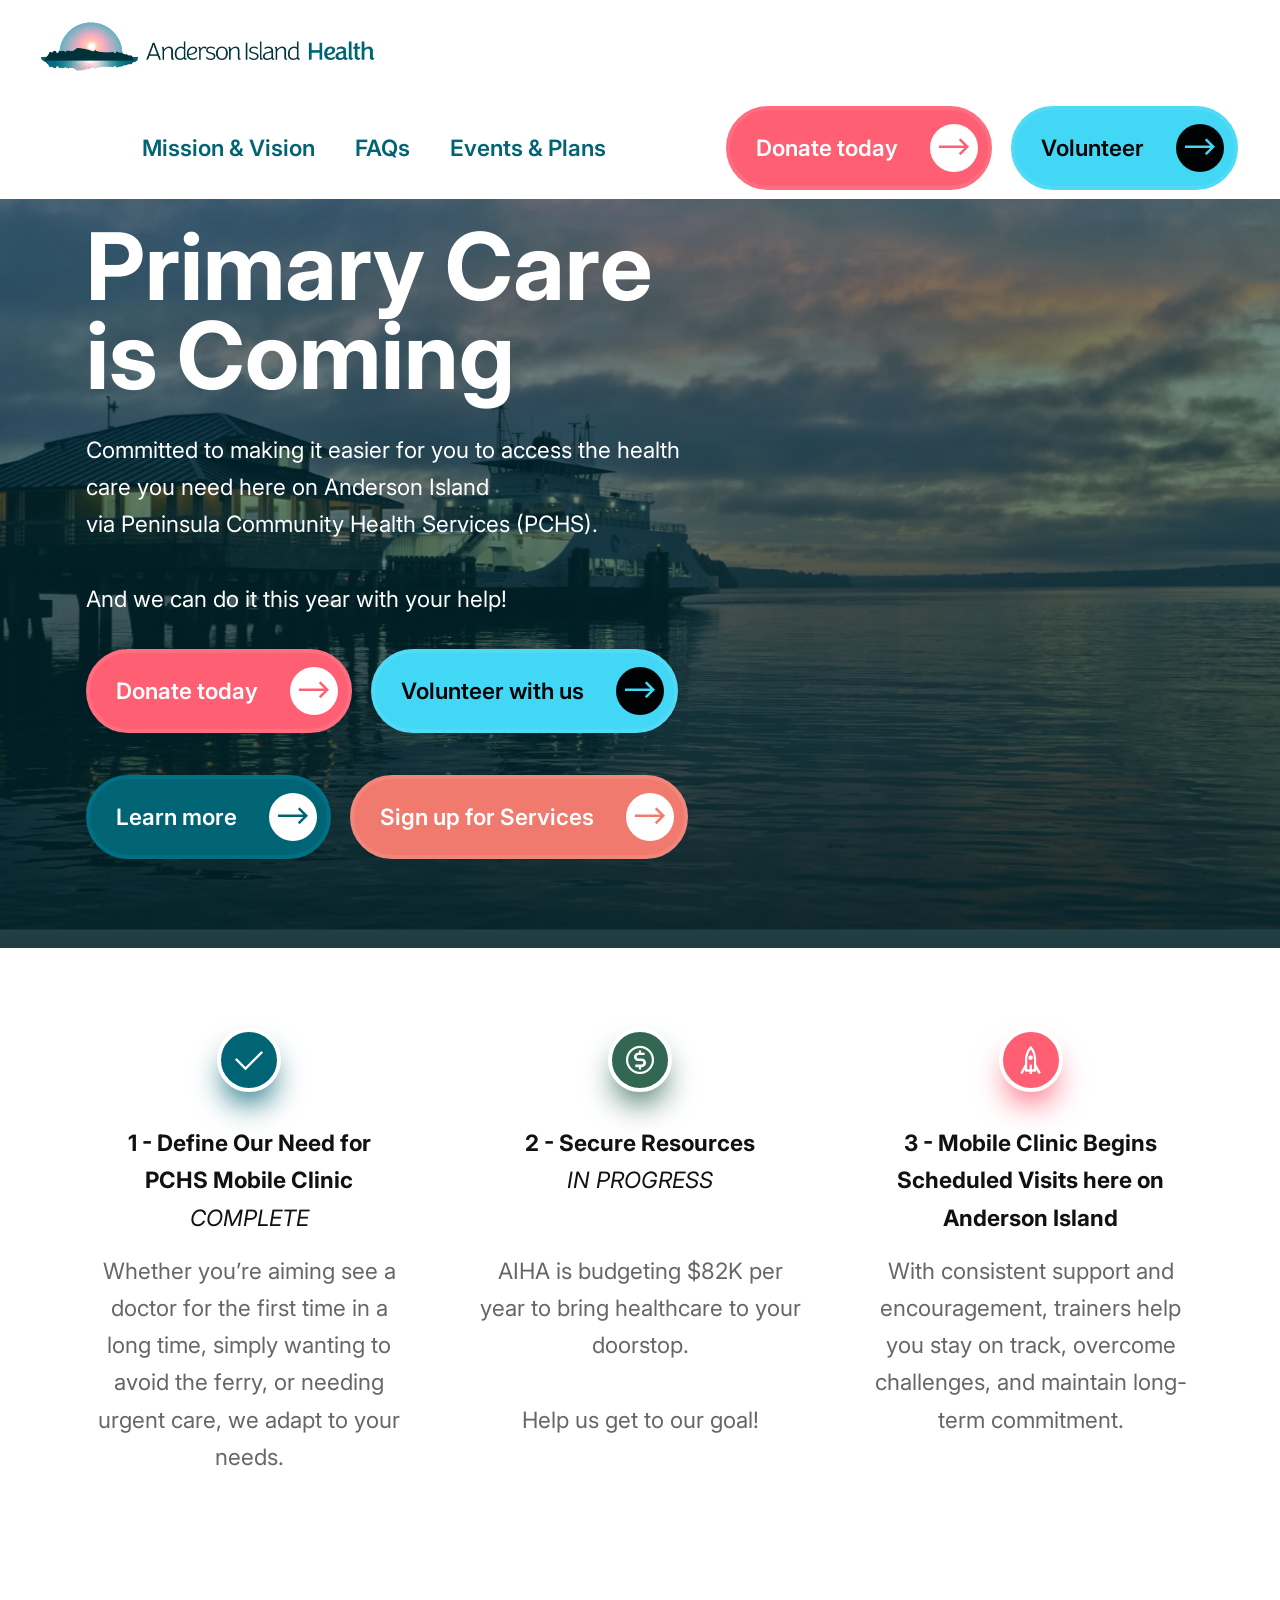
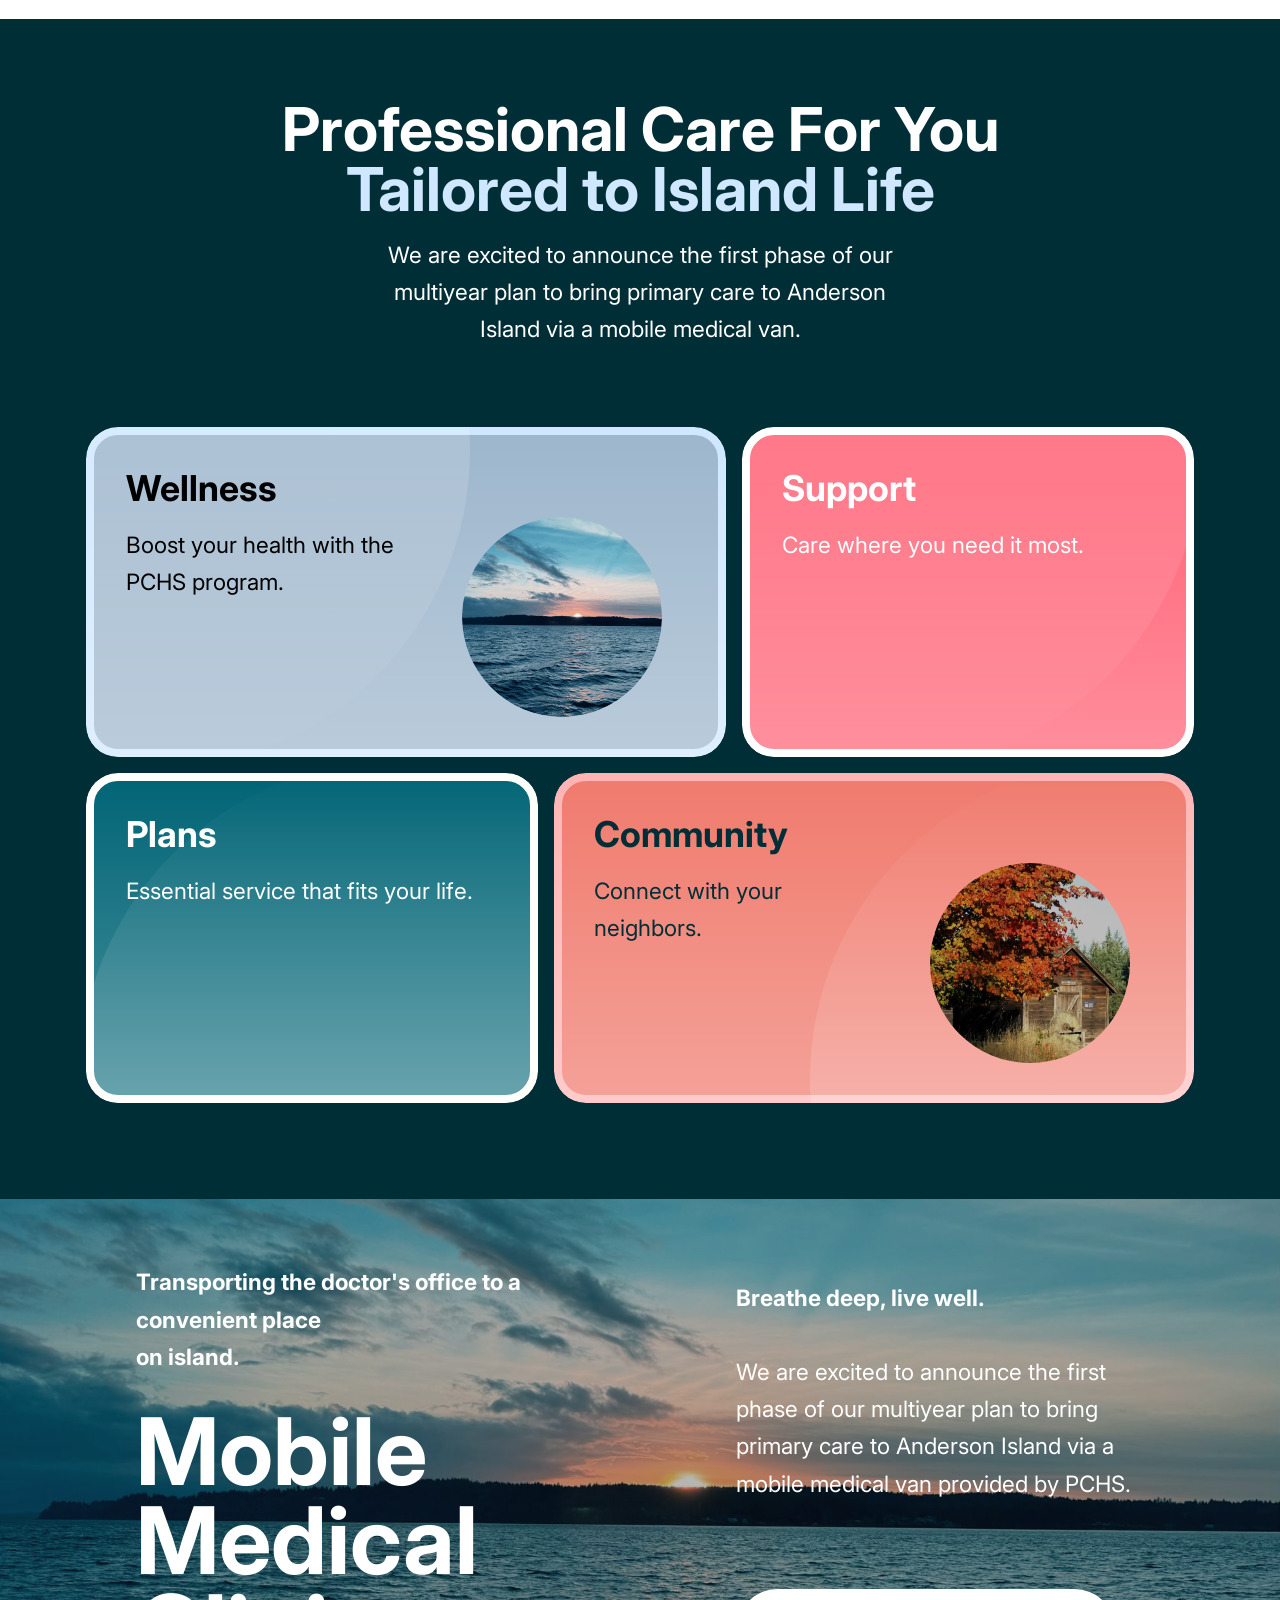
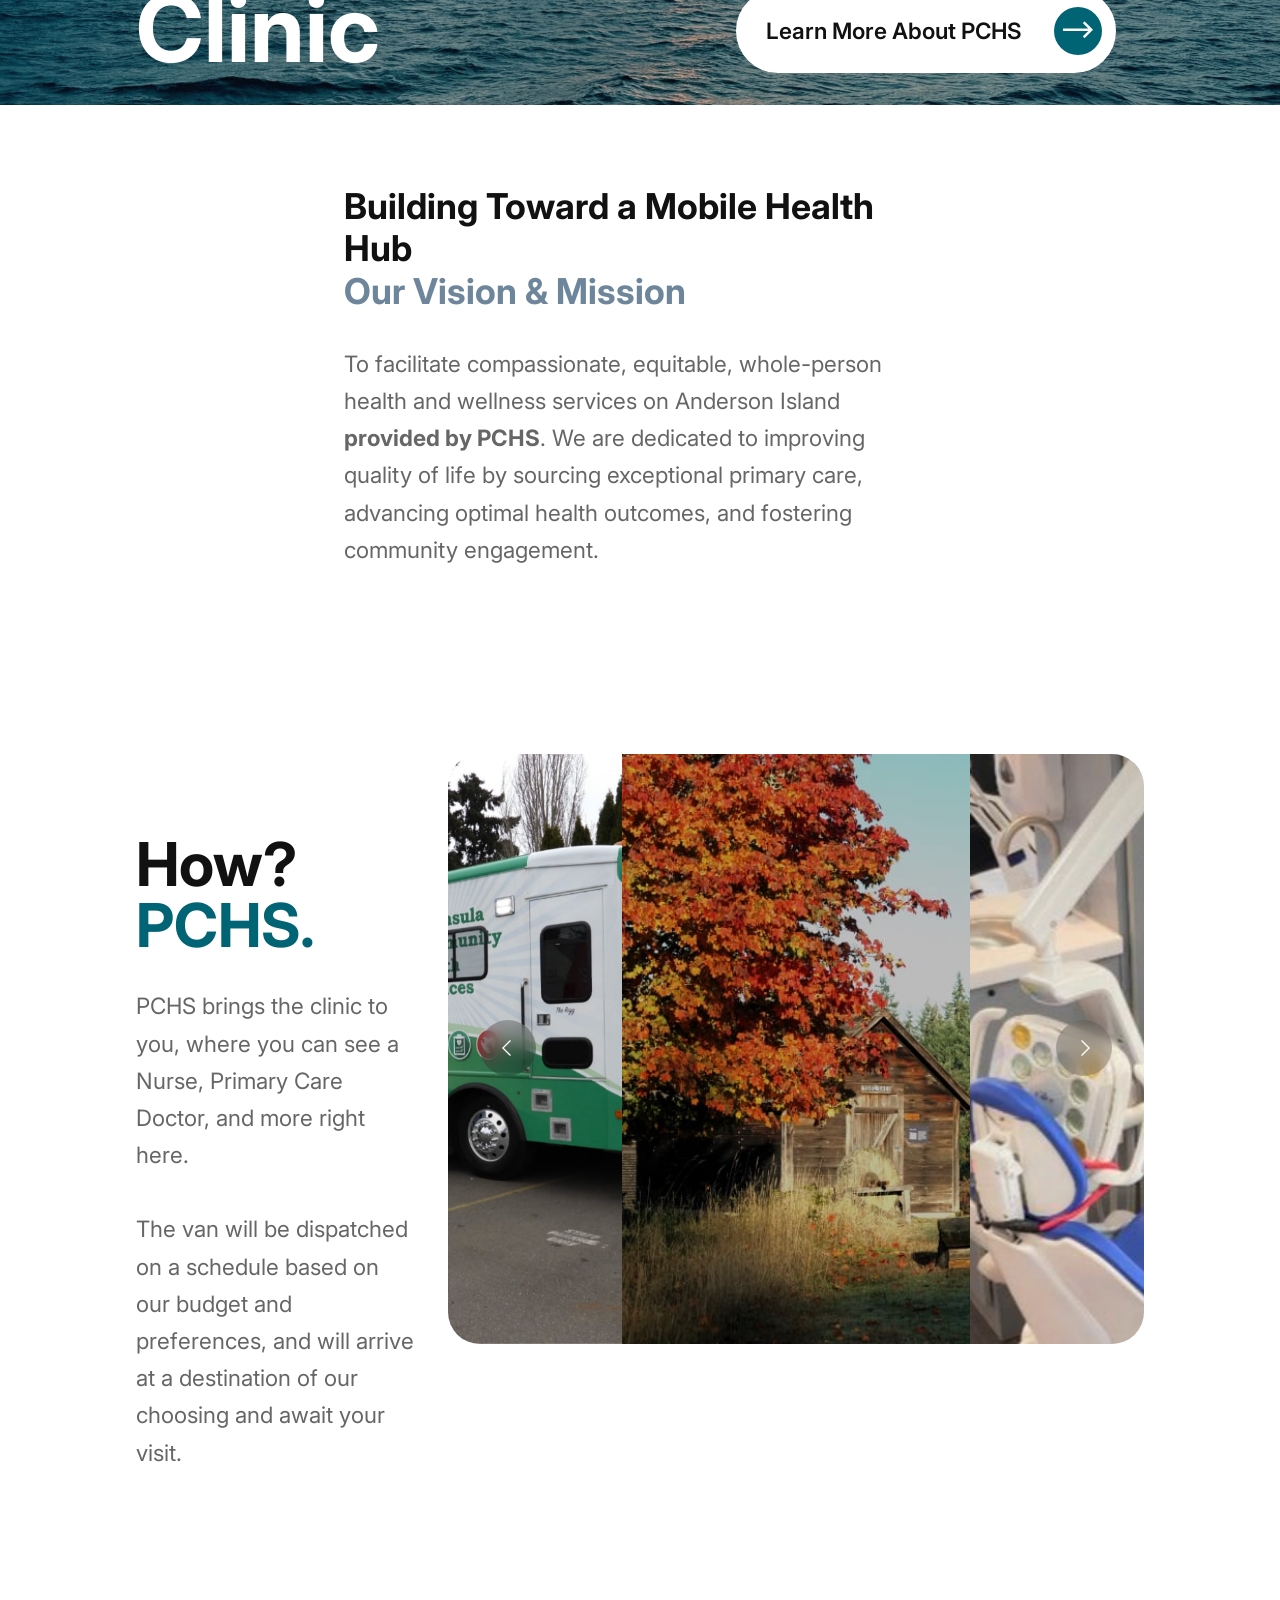
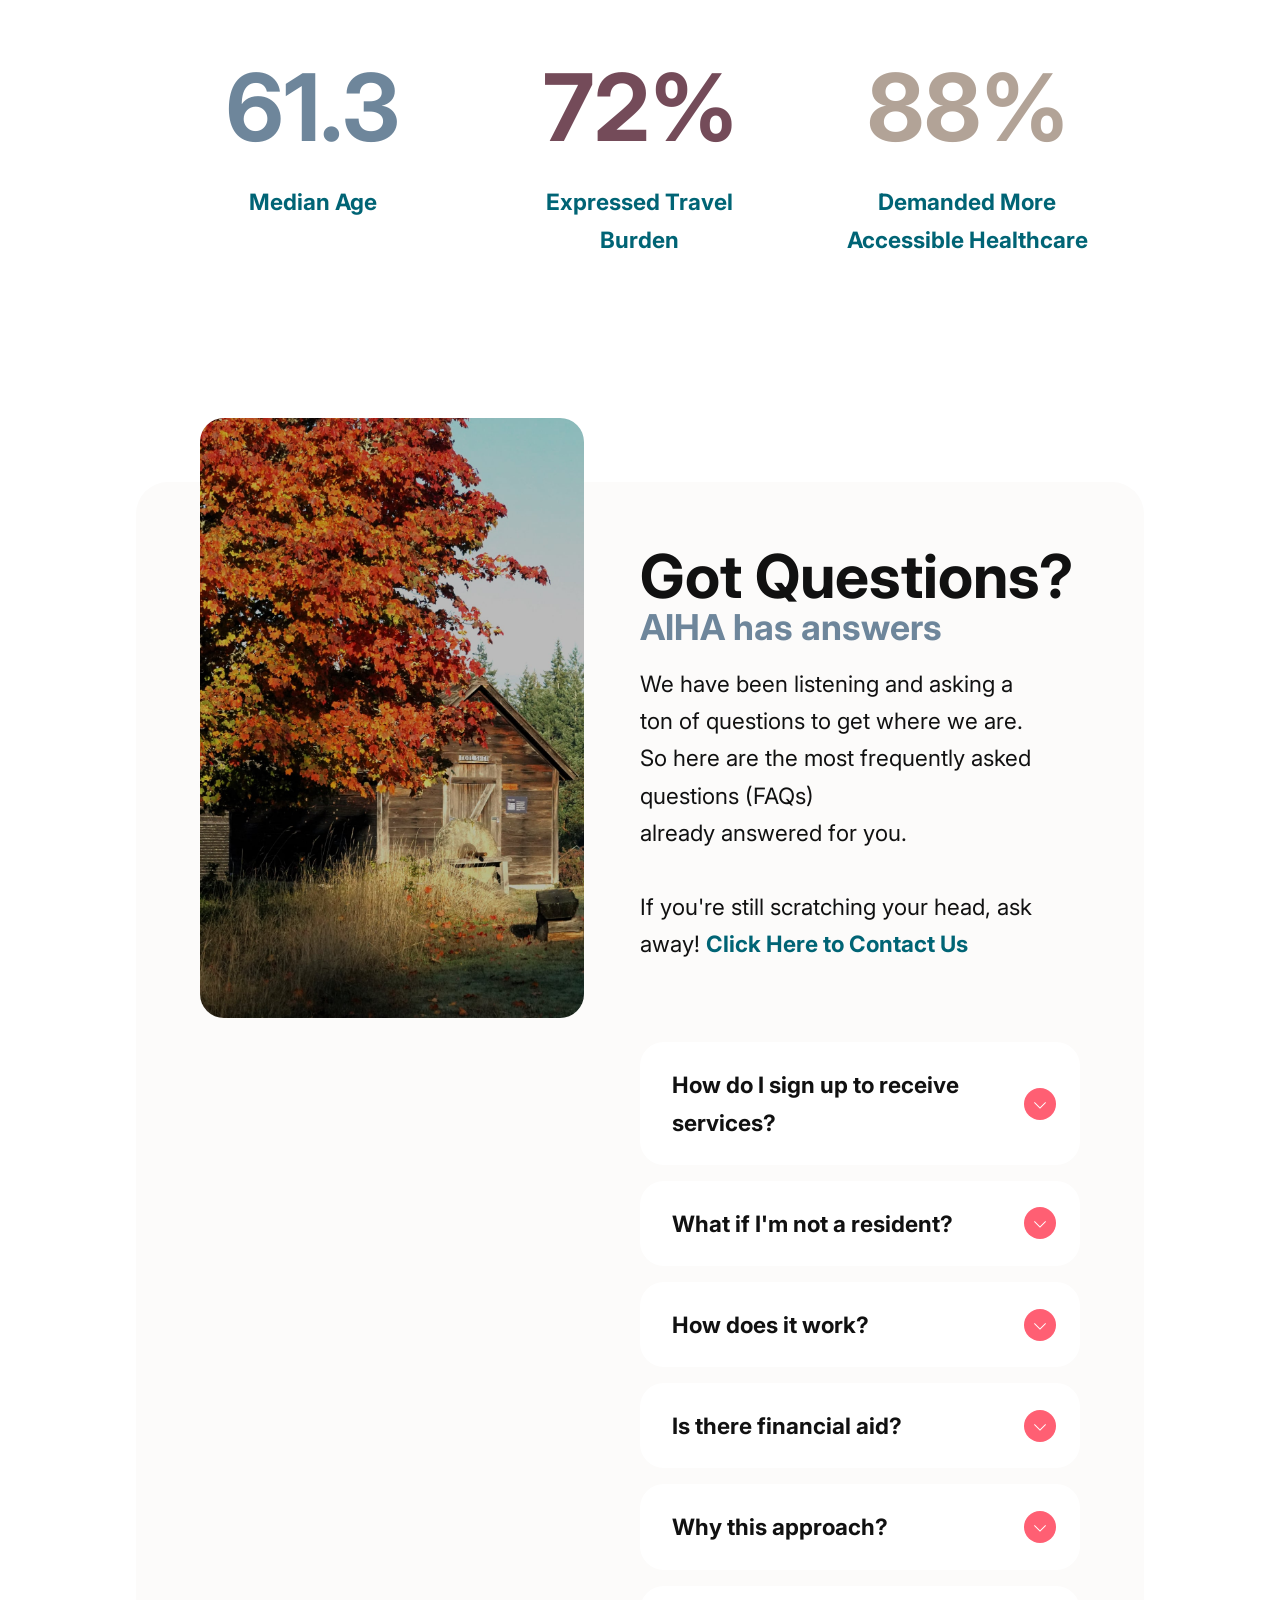
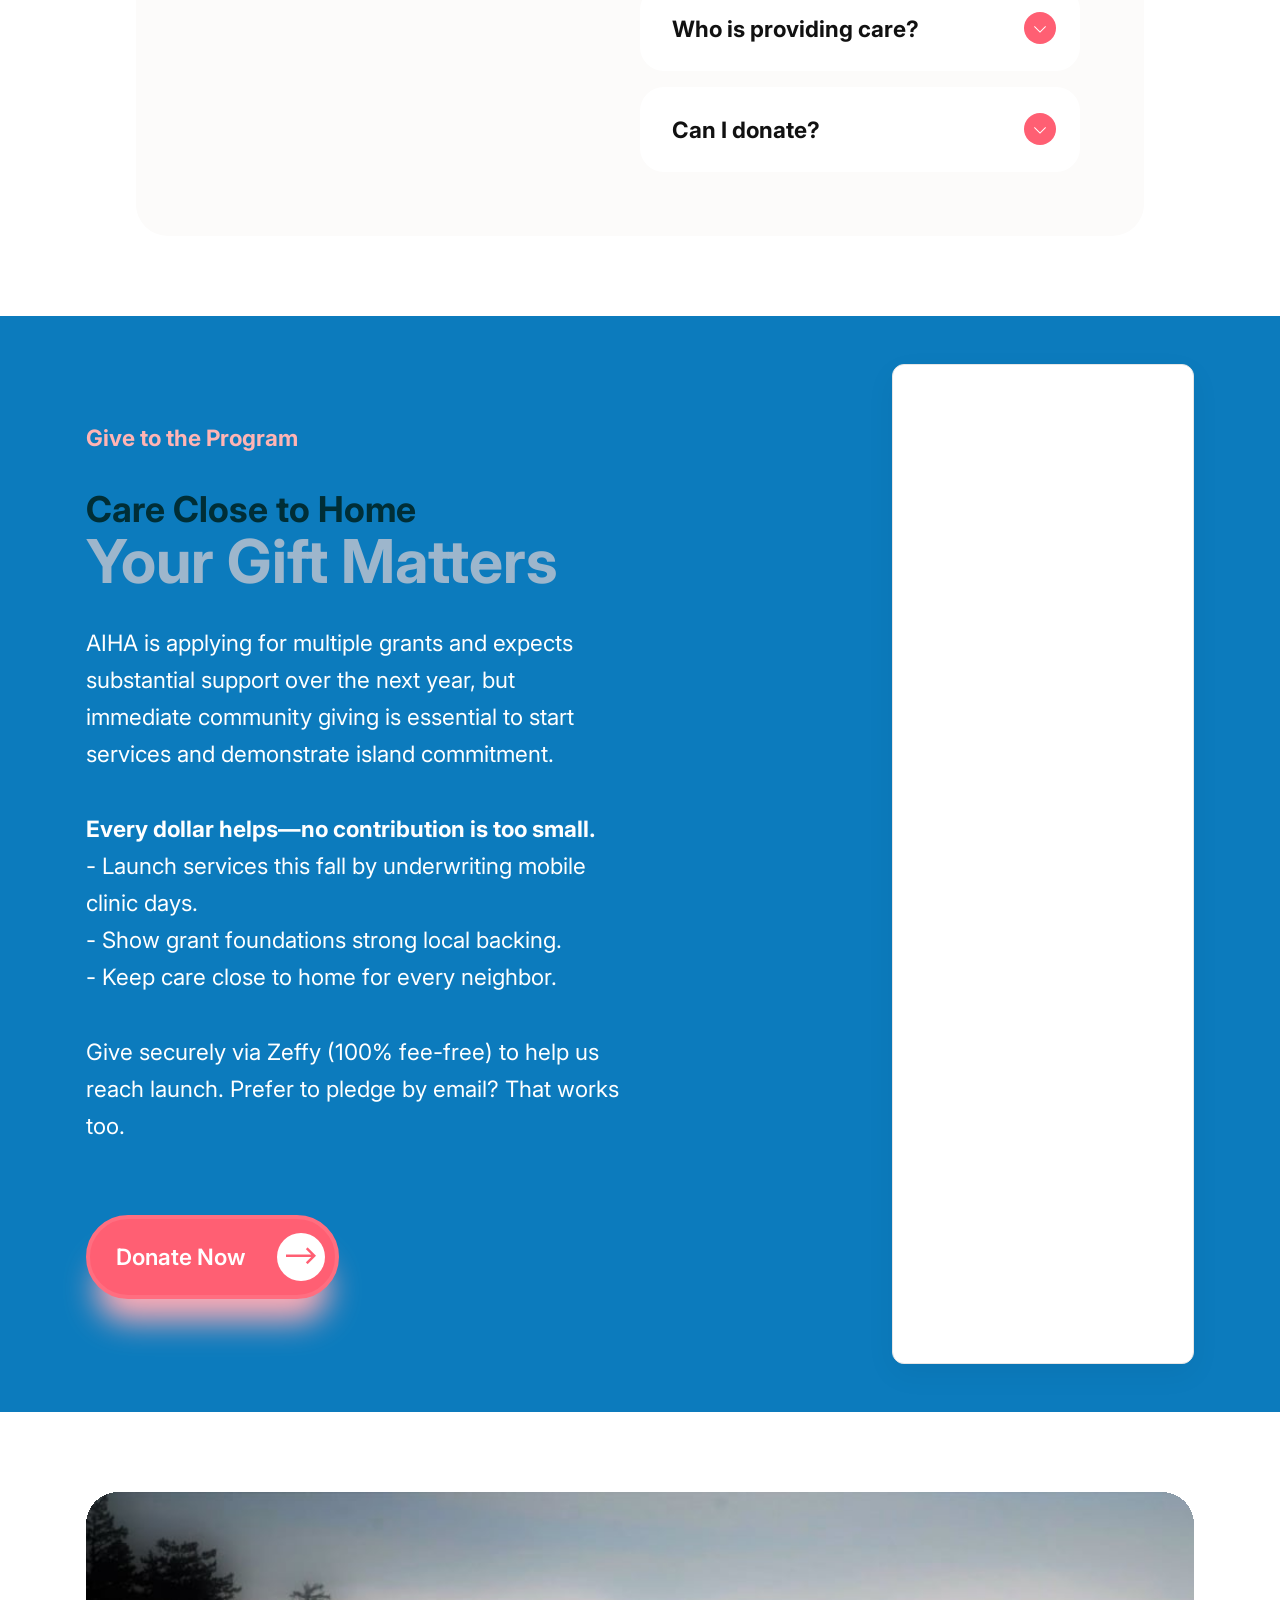
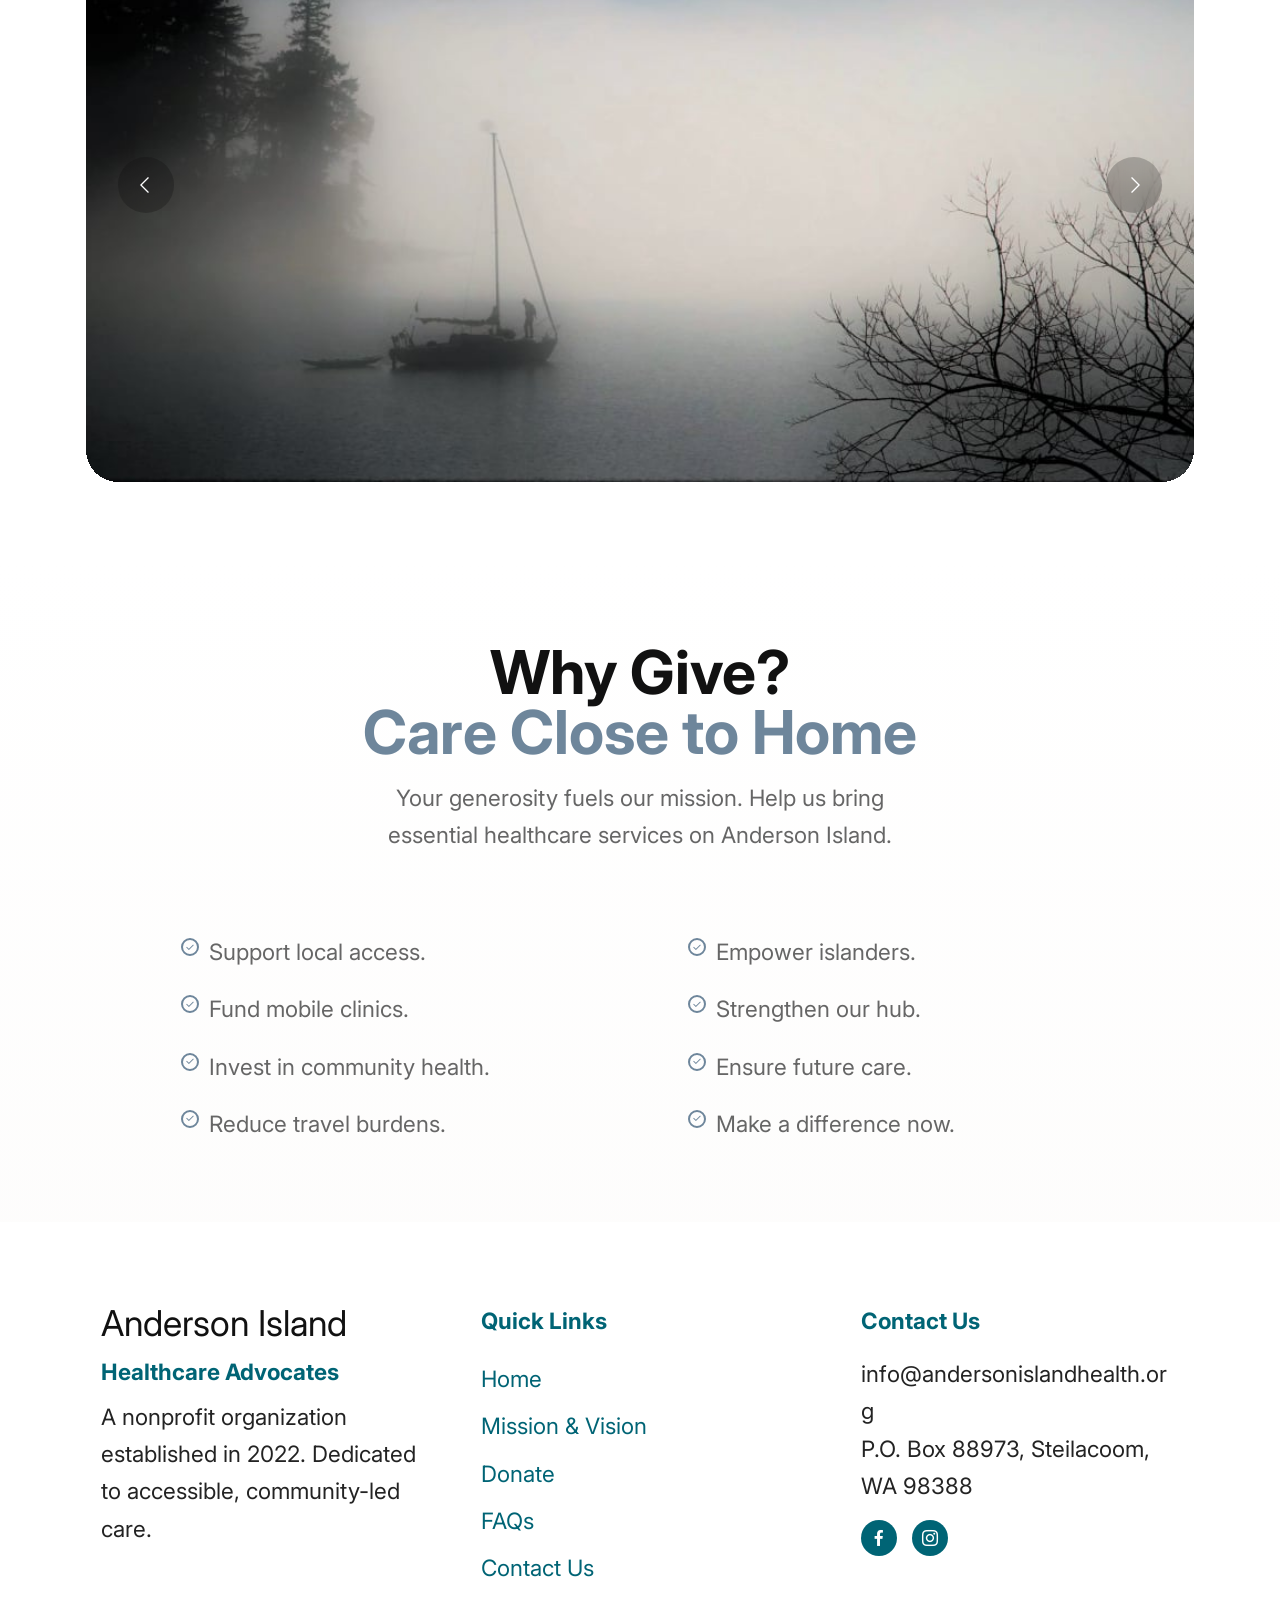
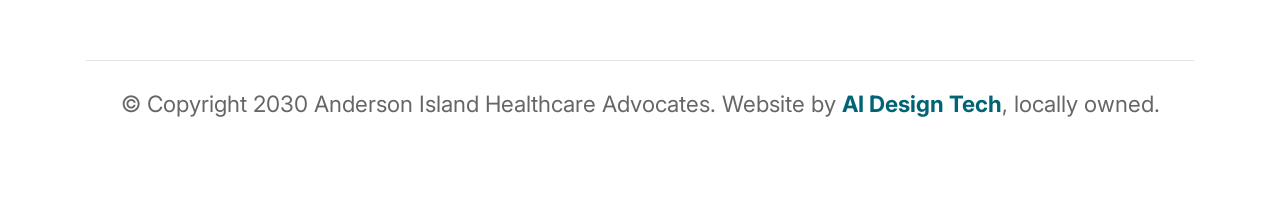
<file: index.html>
<!DOCTYPE html>
<html  >
<head>
  
  <meta charset="UTF-8">
  <meta http-equiv="X-UA-Compatible" content="IE=edge">
  
  <meta name="viewport" content="width=device-width, initial-scale=1, minimum-scale=1">
  <link rel="shortcut icon" href="assets/images/ai-health-custom-logo-v4.png-128x119.png" type="image/x-icon">
  <meta name="description" content="Anderson Island Health offers accessible, community-focused healthcare. Explore wellness programs, affordable plans, and vital support services. Discover how we're building a mobile health hub for island residents.">
  
  
  <title>Anderson Island Health: Community-Focused Healthcare & Wellness Services</title>
  <link rel="stylesheet" href="assets/web/assets/mobirise-icons2/mobirise2.css">
  <link rel="stylesheet" href="assets/bootstrap/css/bootstrap.min.css">
  <link rel="stylesheet" href="assets/parallax/jarallax.css">
  <link rel="stylesheet" href="assets/animatecss/animate.css">
  <link rel="stylesheet" href="assets/popup-overlay-plugin/style.css">
  <link rel="stylesheet" href="assets/dropdown/css/style.css">
  <link rel="stylesheet" href="assets/socicon/css/styles.css">
  <link rel="stylesheet" href="assets/theme/css/style.css">
  <link rel="preload" href="https://fonts.googleapis.com/css?family=Inter:100,200,300,400,500,600,700,800,900,100i,200i,300i,400i,500i,600i,700i,800i,900i&display=swap" as="style" onload="this.onload=null;this.rel='stylesheet'">
  <noscript><link rel="stylesheet" href="https://fonts.googleapis.com/css?family=Inter:100,200,300,400,500,600,700,800,900,100i,200i,300i,400i,500i,600i,700i,800i,900i&display=swap"></noscript>
  <link rel="preload" as="style" href="assets/mobirise/css/mbr-additional.css?v=qYYPa2"><link rel="stylesheet" href="assets/mobirise/css/mbr-additional.css?v=qYYPa2" type="text/css">

  
  
  
</head>
<body>
  
  <section data-bs-version="5.1" class="menu menu01 strengthm5 cid-vbylUt4qzk" once="menu" id="menu-1-vbylUt4qzk">
    

    <nav class="navbar navbar-dropdown navbar-fixed-top navbar-expand-lg">
        <div class="content-wrap container-fluid">
            <div class="navbar-brand">
                <span class="navbar-logo">
                    <a href="#">
                        <img src="assets/images/ai-health-custom-logo-v9.png-655x106.png" alt="" style="height: 3.6rem;">
                    </a>
                </span>
                
            </div>
            <button class="navbar-toggler" type="button" data-toggle="collapse" data-bs-toggle="collapse" data-target="#navbarSupportedContent" data-bs-target="#navbarSupportedContent" aria-controls="navbarNavAltMarkup" aria-expanded="false" aria-label="Toggle navigation">
                <div class="hamburger">
                    <span></span>
                    <span></span>
                    <span></span>
                    <span></span>
                </div>
            </button>
            <div class="collapse navbar-collapse" id="navbarSupportedContent">
                <ul class="navbar-nav nav-dropdown" data-app-modern-menu="true"><li class="nav-item"><a class="nav-link link little-radius text-primary display-4" href="#">Mission &amp; Vision</a></li>
                    
                    <li class="nav-item"><a class="nav-link link little-radius text-primary display-4" href="#">FAQs</a>
                    </li><li class="nav-item"><a class="nav-link link little-radius text-primary show display-4" href="#" aria-expanded="false">Events &amp; Plans</a></li></ul>
                
                <div class="navbar-buttons mbr-section-btn"><a class="btn btn-danger display-7" href="index.html#call-to-action-2-vbylUuL9xs">
                        <span class="mobi-mbri mobi-mbri-right mbr-iconfont mbr-iconfont-btn"></span>
                       Donate today</a> <a class="btn btn-info display-7" href="https://forms.gle/DPrSswoL6QGuAcDV8" target="_blank">
                        <span class="mobi-mbri mobi-mbri-right mbr-iconfont mbr-iconfont-btn"></span>
                       Volunteer</a></div>
            </div>
        </div>
    </nav>
</section>

<section data-bs-version="5.1" class="header02 strengthm5 cid-vbylUtW8zk mbr-parallax-background" id="hero-2-vbylUtW8zk">
    

    
    <div class="mbr-overlay" style="opacity: 0.3; background-color: rgb(0, 100, 117);"></div>

    <div class="container">
        <div class="row">
            <div class="col-12 col-lg-7">
                <div class="content-wrapper">
                    
                    <h2 class="mbr-section-title mbr-fonts-style display-1">
                        <strong>Primary Care is Coming</strong></h2>
                    <p class="mbr-text mbr-fonts-style display-4">Committed to making it easier for you to access the health care you need here on Anderson Island <br>via Peninsula Community Health Services (PCHS).&nbsp;<br><br>And we can do it this year with your help!</p>
                    <div class="mbr-section-btn"><a class="btn btn-danger display-7" href="https://www.zeffy.com/en-US/donation-form/anderson-island-healthcare-advocates" target="_blank">
                            <span class="mobi-mbri mobi-mbri-right mbr-iconfont mbr-iconfont-btn"></span>
                            Donate today</a>   <a class="btn btn-info display-7" href="https://forms.gle/DPrSswoL6QGuAcDV8" target="_blank">
                            <span class="mobi-mbri mobi-mbri-right mbr-iconfont mbr-iconfont-btn"></span>
                            Volunteer with us</a> <a class="btn btn-secondary display-7" href="#">
                            <span class="mobi-mbri mobi-mbri-right mbr-iconfont mbr-iconfont-btn"></span>
                            Learn more</a> <a class="btn btn-warning display-7" href="#">
                            <span class="mobi-mbri mobi-mbri-right mbr-iconfont mbr-iconfont-btn"></span>
                            Sign up for Services</a></div>
                </div>
            </div>
        </div>
    </div>
</section>

<section data-bs-version="5.1" class="features06 strengthm5 cid-vdXU2ygM6v" id="features06-1">
    

    
    

    <div class="container">
        <div class="row items-wrapper justify-content-center">
            
            <div class="col-12 col-lg-4 item features-without-image active">
                <div class="item-wrapper">
                    <div class="iconfont-wrapper icon_1">
                        <span class="mbr-iconfont card-icon mobi-mbri-success mobi-mbri" style="color: rgb(255, 255, 255); fill: rgb(255, 255, 255);"></span>
                    </div>
                    <p class="card-title mbr-fonts-style display-7">
                        <strong>1 - Define Our Need for </strong><br><strong>PCHS Mobile Clinic</strong><br><em>COMPLETE</em></p>
                    <p class="card-text mbr-fonts-style display-7">
                        Whether you’re aiming see a doctor for the first time in a long time, simply wanting to avoid the ferry, or needing urgent care, we adapt to your needs.<br></p>
                </div>
            </div><div class="col-12 col-lg-4 item features-without-image">
                <div class="item-wrapper">
                    <div class="iconfont-wrapper icon_2">
                        <span class="mbr-iconfont card-icon mobi-mbri-cash mobi-mbri" style="color: rgb(255, 255, 255); fill: rgb(255, 255, 255);"></span>
                    </div>
                    <p class="card-title mbr-fonts-style display-7"><strong>2 - Secure Resources</strong><br><em style="">IN PROGRESS</em><br><em style=""><br></em></p>
                    <p class="card-text mbr-fonts-style display-7">AIHA is budgeting $82K per year to bring healthcare to your doorstop.<br><br>Help us get to our goal!</p>
                </div>
            </div><div class="col-12 col-lg-4 item features-without-image">
                <div class="item-wrapper">
                    <div class="iconfont-wrapper icon_3">
                        <span class="mbr-iconfont card-icon mobi-mbri-rocket mobi-mbri" style="color: rgb(255, 255, 255); fill: rgb(255, 255, 255);"></span>
                    </div>
                    <p class="card-title mbr-fonts-style display-7">
                        <strong>3 - Mobile Clinic Begins Scheduled Visits here on Anderson Island</strong></p>
                    <p class="card-text mbr-fonts-style display-7">
                        With consistent support and encouragement, trainers help you stay on track, overcome challenges,
                        and maintain long-term commitment.
                    </p>
                </div>
            </div>
            
        </div>
    </div>
</section>

<section data-bs-version="5.1" class="features03 strengthm5 cid-vbylUuurY4" id="features-2-vbylUuurY4">
    

    
    

    <div class="container">
        <div class="row">
            <div class="col-12">
                <div class="content-wrapper">
                    
                    <div class="title-wrapper">
                        <h2 class="mbr-section-title mbr-fonts-style display-2">
                            <strong>Professional Care For You</strong>
                        </h2>
                        <h3 class="mbr-section-subtitle mbr-fonts-style display-2">
                            <strong>Tailored to Island Life</strong>
                        </h3>
                    </div>
                    <div class="text-wrapper">
                        <p class="mbr-text mbr-fonts-style display-7">We are excited to announce the first phase of our multiyear plan to bring primary care to Anderson Island via a mobile medical van.<br></p>
                    </div>
                </div>
            </div>
        </div>
        <div class="row items-wrapper justify-content-center">
            <div class="col-12 col-lg-7 item features-image">
                <div class="item-wrapper">
                    
                    <div class="gradient-wrap card-wrap"></div>
                    <div class="circle-wrap"></div>
                    <div class="item-content card-wrap card_1">
                        <div class="card-box">
                            <h4 class="card-title_1 mbr-fonts-style display-5">
                                <strong>Wellness</strong>
                            </h4>
                            <p class="card-text_1 mbr-fonts-style display-7">Boost your health with the PCHS program.</p>
                            
                        </div>
                        <div class="item-img">
                            <img class="little-radius" src="assets/images/img-4795-2.png-400x400.png" alt="">
                        </div>
                    </div>
                </div>
            </div>
            <div class="col-12 col-lg-5 item features-without-image">
                <div class="item-wrapper">
                    
                    <div class="gradient-wrap card-wrap"></div>
                    <div class="circle-wrap"></div>
                    <div class="item-content card-wrap card_2">
                        <div class="card-box">
                            <h4 class="card-title_2 mbr-fonts-style display-5">
                                <strong>Support</strong>
                            </h4>
                            <p class="card-text_2 mbr-fonts-style display-7">Care where you need it most.</p>
                            
                        </div>
                    </div>
                </div>
            </div>
            <div class="col-12 col-lg-5 item features-without-image">
                <div class="item-wrapper">
                    
                    <div class="gradient-wrap card-wrap"></div>
                    <div class="circle-wrap reverse"></div>
                    <div class="item-content card-wrap card_3">
                        <div class="card-box">
                            <h4 class="card-title_3 mbr-fonts-style display-5">
                                 <strong>Plans</strong>
                            </h4>
                            <p class="card-text_3 mbr-fonts-style display-7">Essential service that fits your life.</p>
                            
                        </div>
                    </div>
                </div>
            </div>
            <div class="col-12 col-lg-7 item features-image">
                <div class="item-wrapper">
                    
                    <div class="gradient-wrap card-wrap"></div>
                    <div class="circle-wrap reverse"></div>
                    <div class="item-content card-wrap card_4">
                        <div class="card-box">
                            <h4 class="card-title_4 mbr-fonts-style display-5">
                                <strong>Community</strong>
                            </h4>
                            <p class="card-text_4 mbr-fonts-style display-7">Connect with your neighbors.</p>
                            
                        </div>
                        <div class="item-img">
                            <img class="little-radius" src="assets/images/dsc02829-copy.jpg-400x570.jpg" alt="">
                        </div>
                    </div>
                </div>
            </div>
        </div>
    </div>
</section>

<section data-bs-version="5.1" class="header01 strengthm5 cid-vbylUu0g1m mbr-parallax-background" id="hero-1-vbylUu0g1m">
    

    
    <div class="mbr-overlay" style="opacity: 0.3; background-color: rgb(17, 17, 17);"></div>

    <div class="container-fluid">
        <div class="row justify-content-center">
            <div class="col-12 col-lg-5 card">
                <div class="title-wrapper">
                    <p class="mbr-label mbr-fonts-style display-7">
						<strong>Transporting the doctor's office to a convenient place <br>on island.</strong><strong><br></strong></p>
                    <h2 class="mbr-section-title mbr-fonts-style display-1">
                        <strong>Mobile Medical Clinic</strong></h2>
                </div>
            </div>
            <div class="col-12 col-lg-5 card">
                <div class="text-wrapper">
                    <p class="mbr-text mbr-fonts-style display-4"><strong>Breathe deep, live well.&nbsp;<br></strong><br>We are excited to announce the first phase of our multiyear plan to bring primary care to Anderson Island via a mobile medical van provided by PCHS.<br><br></p>
                    <div class="mbr-section-btn"><a class="btn btn-white display-7" href="https://www.pchsweb.org/mobile-locations/mobile-medical-clinic/" target="_blank">
                            <span class="mobi-mbri mobi-mbri-right mbr-iconfont mbr-iconfont-btn"></span>
                            Learn More About PCHS</a></div>
                </div>
            </div>
        </div>
    </div>
</section>

<section data-bs-version="5.1" class="article02 strengthm5 cid-vbylUv87tQ" id="generic-text-1-vbylUv87tQ">
    

    
    

    <div class="container-fluid">
        <div class="row justify-content-center">
            <div class="col-12 col-lg-6">
                <div class="content-wrapper">
                    <div class="title-wrapper">
                        <h2 class="mbr-section-title mbr-fonts-style display-5">
                            <strong>Building Toward a Mobile Health Hub</strong>
                        </h2>
                        <h3 class="mbr-section-subtitle mbr-fonts-style display-5">
                            <strong>Our Vision &amp; Mission</strong></h3>
                    </div>
                    <div class="text-wrapper">
                        <p class="mbr-text mbr-fonts-style display-7">To facilitate compassionate, equitable, whole-person health and wellness services on Anderson Island <strong>provided by PCHS</strong>. We are dedicated to improving quality of life by sourcing exceptional primary care, advancing optimal health outcomes, and fostering community engagement.
<br>
<br><br></p>
                    </div>
                    
                </div>
            </div>
        </div>
    </div>
</section>

<section data-bs-version="5.1" class="slider02 mbr-embla strengthm5 cid-vdYp4xctEG" id="slider02-3">
    
    

    <div class="content-wrap container-fluid">
        <div class="row justify-content-center">
            <div class="col-12 col-lg-3">
                <div class="content-wrapper">
                    <div class="title-wrapper">
                        <h2 class="mbr-section-title mbr-fonts-style display-2">
                            <strong>How?</strong></h2>
                        <h3 class="mbr-section-subtitle mbr-fonts-style display-2">
                            <strong>PCHS.</strong>
                        </h3>
                    </div>
                    <div class="text-wrapper">
                        <p class="mbr-text mbr-fonts-style display-7">PCHS brings the clinic to you, where you can see a Nurse, Primary Care Doctor, and more right here.<br><br>The van will be dispatched on a schedule based on our budget and preferences, and will arrive at a destination of our choosing and await your visit.</p>
                    </div>
                </div>
            </div>
            <div class="col-12 col-lg-7">
                <div class="embla card-wrap" data-skip-snaps="true" data-align="center" data-contain-scroll="trimSnaps" data-loop="true" data-auto-play="true" data-auto-play-interval="3" data-draggable="true">
                    <div class="embla__viewport">
                        <div class="embla__container">
                            
                            <div class="embla__slide slider-image item active">
                                <div class="slide-content">
                                    <div class="item-wrapper">
                                        <div class="item-img">
                                            <img src="assets/images/dsc02829-copy.jpg-400x570.jpg" alt="" data-slide-to="0" data-bs-slide-to="0">
                                        </div>
                                    </div>
                                </div>
                            </div><div class="embla__slide slider-image item">
                                <div class="slide-content">
                                    <div class="item-wrapper">
                                        <div class="item-img">
                                            <img src="assets/images/pcwa-interior-1210x699.jpg-752x423.jpeg" alt="" data-slide-to="1" data-bs-slide-to="1">
                                        </div>
                                    </div>
                                </div>
                            </div><div class="embla__slide slider-image item">
                                <div class="slide-content">
                                    <div class="item-wrapper">
                                        <div class="item-img">
                                            <img src="assets/images/neurlogicasm.png-2-640x455.png" alt="" data-slide-to="2" data-bs-slide-to="3">
                                        </div>
                                    </div>
                                </div>
                            </div><div class="embla__slide slider-image item">
                                <div class="slide-content">
                                    <div class="item-wrapper">
                                        <div class="item-img">
                                            <img src="assets/images/dscn5681.jpg-1152x864.jpg" alt="" data-slide-to="3" data-bs-slide-to="3">
                                        </div>
                                    </div>
                                </div>
                            </div>
                            
                            
                        </div>
                    </div>
                    <button class="embla__button embla__button--prev">
                        <span class="mobi-mbri mobi-mbri-arrow-prev mbr-iconfont" aria-hidden="true"></span>
                        <span class="sr-only visually-hidden visually-hidden visually-hidden visually-hidden visually-hidden">Previous</span>
                    </button>
                    <button class="embla__button embla__button--next">
                        <span class="mobi-mbri mobi-mbri-arrow-next mbr-iconfont" aria-hidden="true"></span>
                        <span class="sr-only visually-hidden visually-hidden visually-hidden visually-hidden visually-hidden">Next</span>
                    </button>
                </div>
            </div>
        </div>
    </div>
</section>

<section data-bs-version="5.1" class="features01 strengthm5 cid-vbylUunlMh" id="metrics-1-vbylUunlMh">
    

    
    

    <div class="container">
        <div class="row justify-content-center">
            <div class="col-12 col-lg-10">
                <div class="items-wrapper">
                    <div class="item features-without-image">
                        <div class="item-wrapper">
                            <h4 class="card-number_1 mbr-fonts-style display-1">
                                <strong>61.3</strong>
                            </h4>
                            <p class="card-title mbr-fonts-style display-7">
                                <strong>Median Age</strong>
                            </p>
                        </div>
                    </div>
                    <div class="item features-without-image">
                        <div class="item-wrapper">
                            <h4 class="card-number_2 mbr-fonts-style display-1">
                                <strong>72%</strong>
                            </h4>
                            <p class="card-title mbr-fonts-style display-7"><strong>Expressed Travel Burden</strong>
                            </p>
                        </div>
                    </div>
                    <div class="item features-without-image">
                        <div class="item-wrapper">
                            <h4 class="card-number_3 mbr-fonts-style display-1">
                                <strong>88%</strong>
                            </h4>
                            <p class="card-title mbr-fonts-style display-7">
                                <strong>Demanded More Accessible Healthcare</strong></p>
                        </div>
                    </div>
                </div>
            </div>
        </div>
    </div>
</section>

<section data-bs-version="5.1" class="list01 strengthm5 cid-vbylUvu9A8" id="faq-1-vbylUvu9A8">
    

    
    

    <div class="container-fluid">
        <div class="row justify-content-center">
            <div class="col-12 col-lg-10">
                <div class="card-wrapper">
                    <div class="image-wrapper">
                        <img class="little-radius" src="assets/images/dsc02829-copy.jpg-1232x1755.jpg" alt="">
                    </div>
                    <div class="content-wrapper">
                        <div class="content-wrap">
                            <div class="title-wrapper">
                                <h2 class="mbr-section-title mbr-fonts-style display-2">
                                    <strong>Got Questions?</strong>
                                </h2>
                                <h3 class="mbr-section-subtitle mbr-fonts-style display-5">
                                    <strong>AIHA has answers</strong>
                                </h3>
                            </div>
                            <div class="text-wrapper">
                                <p class="mbr-text mbr-fonts-style display-7">We have been listening and asking a ton of questions to get where we are. So here are the most frequently asked questions (FAQs)<br>already answered for you.<br><br>If you're still scratching your head, ask away! <a href="page1.html#contact-form-1-vdXFIH62pX" class="text-primary" target="_blank"><strong>Click Here to Contact Us</strong></a><br></p>
                            </div>
                        </div>
                        <div id="bootstrap-accordion_19" class="panel-group accordionStyles accordion" role="tablist" aria-multiselectable="true">
                            <div class="card little-radius">
                                <div class="card-header" role="tab" id="headingOne">
                                    <a role="button" class="panel-title collapsed" data-toggle="collapse" data-bs-toggle="collapse" data-core="" href="#collapse1_19" aria-expanded="false" aria-controls="collapse1">
                                        <h4 class="panel-title-edit mbr-fonts-style display-4">
                                            <strong>How do I sign up to receive services?</strong>
                                        </h4>
                                        <div class="icon-wrapper">
                                            <span class="sign mbr-iconfont mobi-mbri-arrow-down mobi-mbri"></span>
                                        </div>
                                    </a>
                                </div>
                                <div id="collapse1_19" class="panel-collapse noScroll collapse" role="tabpanel" aria-labelledby="headingOne" data-parent="#accordion" data-bs-parent="#bootstrap-accordion_19">
                                    <div class="panel-body">
                                        <p class="panel-text mbr-fonts-style display-7">Fill out our<a href="https://forms.gle/waRMzkN6G93KS8Vo8" class="text-primary" target="_blank"><strong> form&nbsp;here </strong></a>and let's get in touch!</p>
                                    </div>
                                </div>
                            </div>
                            <div class="card little-radius">
                                <div class="card-header" role="tab" id="headingTwo">
                                    <a role="button" class="panel-title collapsed" data-toggle="collapse" data-bs-toggle="collapse" data-core="" href="#collapse2_19" aria-expanded="false" aria-controls="collapse2">
                                        <h4 class="panel-title-edit mbr-fonts-style display-4">
                                            <strong>What if I'm not a resident?</strong>
                                        </h4>
                                        <div class="icon-wrapper">
                                            <span class="sign mbr-iconfont mobi-mbri-arrow-down mobi-mbri"></span>
                                        </div>
                                    </a>
                                </div>
                                <div id="collapse2_19" class="panel-collapse noScroll collapse" role="tabpanel" aria-labelledby="headingTwo" data-parent="#accordion" data-bs-parent="#bootstrap-accordion_19">
                                    <div class="panel-body">
                                        <p class="panel-text mbr-fonts-style display-7">We serve everyone who needs care on Anderson Island. Welcome aboard!</p>
                                    </div>
                                </div>
                            </div>
                            <div class="card little-radius">
                                <div class="card-header" role="tab" id="headingThree">
                                    <a role="button" class="panel-title collapsed" data-toggle="collapse" data-bs-toggle="collapse" data-core="" href="#collapse3_19" aria-expanded="false" aria-controls="collapse3">
                                        <h4 class="panel-title-edit mbr-fonts-style display-4">
                                            <strong>How does it work?</strong></h4>
                                        <div class="icon-wrapper">
                                            <span class="sign mbr-iconfont mobi-mbri-arrow-down mobi-mbri"></span>
                                        </div>
                                    </a>
                                </div>
                                <div id="collapse3_19" class="panel-collapse noScroll collapse" role="tabpanel" aria-labelledby="headingThree" data-parent="#accordion" data-bs-parent="#bootstrap-accordion_19">
                                    <div class="panel-body">
                                        <p class="panel-text mbr-fonts-style display-7">Services begin once AIHA raises sufficient funds to underwrite each van day on the island. <br><br><strong>Target:</strong> fall launch once fundraising goals are reached.</p>
                                    </div>
                                </div>
                            </div>
                            <div class="card little-radius">
                                <div class="card-header" role="tab" id="headingFour">
                                    <a role="button" class="panel-title collapsed" data-toggle="collapse" data-bs-toggle="collapse" data-core="" href="#collapse4_19" aria-expanded="false" aria-controls="collapse4">
                                        <h4 class="panel-title-edit mbr-fonts-style display-4">
                                            <strong>Is there financial aid?</strong>
                                        </h4>
                                        <div class="icon-wrapper">
                                            <span class="sign mbr-iconfont mobi-mbri-arrow-down mobi-mbri"></span>
                                        </div>
                                    </a>
                                </div>
                                <div id="collapse4_19" class="panel-collapse noScroll collapse" role="tabpanel" aria-labelledby="headingFour" data-parent="#accordion" data-bs-parent="#bootstrap-accordion_19">
                                    <div class="panel-body">
                                        <p class="panel-text mbr-fonts-style display-7">We offer various plans and support options. Let's chat about what fits.</p>
                                    </div>
                                </div>
                            </div>
                            <div class="card little-radius">
                                <div class="card-header" role="tab" id="headingFive">
                                    <a role="button" class="panel-title collapsed" data-toggle="collapse" data-bs-toggle="collapse" data-core="" href="#collapse5_19" aria-expanded="false" aria-controls="collapse5">
                                        <h4 class="panel-title-edit mbr-fonts-style display-4">
                                            <strong>Why this approach?</strong></h4>
                                        <div class="icon-wrapper">
                                            <span class="sign mbr-iconfont mobi-mbri-arrow-down mobi-mbri"></span>
                                        </div>
                                    </a>
                                </div>
                                <div id="collapse5_19" class="panel-collapse noScroll collapse" role="tabpanel" aria-labelledby="headingFive" data-parent="#accordion" data-bs-parent="#bootstrap-accordion_19">
                                    <div class="panel-body">
                                        <p class="panel-text mbr-fonts-style display-7">After exploring multiple options, a mobile clinic is the most practical and cost-effective way to begin care on the island.<br></p>
                                    </div>
                                </div>
                            </div>
                            <div class="card little-radius">
                                <div class="card-header" role="tab" id="headingSix">
                                    <a role="button" class="panel-title collapsed" data-toggle="collapse" data-bs-toggle="collapse" data-core="" href="#collapse6_19" aria-expanded="false" aria-controls="collapse6">
                                        <h4 class="panel-title-edit mbr-fonts-style display-4">
                                            <strong>Who is providing care?</strong></h4>
                                        <div class="icon-wrapper">
                                            <span class="sign mbr-iconfont mobi-mbri-arrow-down mobi-mbri"></span>
                                        </div>
                                    </a>
                                </div>
                                <div id="collapse6_19" class="panel-collapse noScroll collapse" role="tabpanel" aria-labelledby="headingSix" data-parent="#accordion" data-bs-parent="#bootstrap-accordion_19">
                                    <div class="panel-body">
                                        <p class="panel-text mbr-fonts-style display-7">PCHS is under contract with AIHA to staff and operate the mobile van. They are a federally qualified health center with deep experience serving rural communities.</p>
                                    </div>
                                </div>
                            </div>
                            <div class="card little-radius">
                                <div class="card-header" role="tab" id="headingSeven">
                                    <a role="button" class="panel-title collapsed" data-toggle="collapse" data-bs-toggle="collapse" data-core="" href="#collapse7_19" aria-expanded="false" aria-controls="collapse7">
                                        <h4 class="panel-title-edit mbr-fonts-style display-4">
                                            <strong>Can I donate?</strong>
                                        </h4>
                                        <div class="icon-wrapper">
                                            <span class="sign mbr-iconfont mobi-mbri-arrow-down mobi-mbri"></span>
                                        </div>
                                    </a>
                                </div>
                                <div id="collapse7_19" class="panel-collapse noScroll collapse" role="tabpanel" aria-labelledby="headingSeven" data-parent="#accordion" data-bs-parent="#bootstrap-accordion_19">
                                    <div class="panel-body">
                                        <p class="panel-text mbr-fonts-style display-7">Absolutely! Every bit helps keep care local. <br><a href="https://www.zeffy.com/en-US/donation-form/anderson-island-healthcare-advocates" class="text-primary" target="_blank"><strong>Click here to donate now</strong></a><br></p>
                                    </div>
                                </div>
                            </div>
                            
                        </div>
                    </div>
                </div>
            </div>
        </div>
    </div>
</section>

<section data-bs-version="5.1" class="article03 strengthm5 cid-vbylUuL9xs" id="call-to-action-2-vbylUuL9xs">
    

    
    

    <div class="container">
        <div class="row justify-content-center">
            <div class="col-12 col-lg-6 card">
                <div class="content-wrapper">
                    <p class="mbr-label mbr-fonts-style display-7">
                        <strong>Give to the Program</strong></p>
                    <div class="title-wrapper">
                        <h2 class="mbr-section-title mbr-fonts-style display-5">
                            <strong>Care Close to Home</strong>
                        </h2>
                        <h3 class="mbr-section-subtitle mbr-fonts-style display-2">
                            <strong>Your Gift Matters</strong>
                        </h3>
                    </div>
                    <div class="text-wrapper">
                        <p class="mbr-text mbr-fonts-style display-7">AIHA is applying for multiple grants and expects substantial support over the next year, but immediate community giving is essential to start services and demonstrate island commitment. <br><br><strong>Every dollar helps—no contribution is too small.</strong><br>- Launch services this fall by underwriting mobile clinic days.<br>- Show grant foundations strong local backing.<br>- Keep care close to home for every neighbor.<br>
<br>Give securely via Zeffy (100% fee-free) to help us reach launch. Prefer to pledge by email? That works too.<br><strong><br></strong></p>
                    </div>
                    <div class="mbr-section-btn"><a class="btn btn-danger display-7" href="https://www.zeffy.com/en-US/donation-form/anderson-island-healthcare-advocates"><span class="mobi-mbri mobi-mbri-right mbr-iconfont mbr-iconfont-btn"></span>
                            
                            Donate Now
                        </a></div>
                </div>
            </div>
            <div class="col-12 col-lg-6 card">
                <div class="iframe-wrapper">
                    <iframe title="Donation Form" src="https://www.zeffy.com/en-US/donation-form/anderson-island-healthcare-advocates#donation-step-1" style="border: none; width: 100%; height: 100%;" allowpaymentrequest="" allowtransparency="true">
                    </iframe>
                </div>
            </div>
        </div>
    </div>
</section>

<section data-bs-version="5.1" class="slider02 mbr-embla strengthm5 cid-vbylUuPqIu" id="gallery-4-vbylUuPqIu">
    
    

    <div class="content-wrap container">
        <div class="row justify-content-center">
            <div class="col-12">
                <div class="embla card-wrap" data-skip-snaps="true" data-align="center" data-contain-scroll="trimSnaps" data-loop="true" data-auto-play="true" data-auto-play-interval="5" data-draggable="true">
                    <div class="embla__viewport">
                        <div class="embla__container">
                            <div class="embla__slide slider-image item active">
                                <div class="slide-content">
                                    <div class="item-wrapper">
                                        <div class="item-img">
                                            <img src="assets/images/dsc01244-2.jpg-1200x533.jpg" alt="" data-slide-to="0" data-bs-slide-to="0">
                                        </div>
                                    </div>
                                </div>
                            </div>
                            <div class="embla__slide slider-image item">
                                <div class="slide-content">
                                    <div class="item-wrapper">
                                        <div class="item-img">
                                            <img src="assets/images/dsc05440-4.jpg-1200x534.jpg" alt="" data-slide-to="1" data-bs-slide-to="1">
                                        </div>
                                    </div>
                                </div>
                            </div><div class="embla__slide slider-image item">
                                <div class="slide-content">
                                    <div class="item-wrapper">
                                        <div class="item-img">
                                            <img src="assets/images/dsc02877.jpg-1200x401.jpg" alt="" data-slide-to="2" data-bs-slide-to="2">
                                        </div>
                                    </div>
                                </div>
                            </div><div class="embla__slide slider-image item">
                                <div class="slide-content">
                                    <div class="item-wrapper">
                                        <div class="item-img">
                                            <img src="assets/images/img-9435-3.jpg-1200x663.jpg" alt="" data-slide-to="3" data-bs-slide-to="3">
                                        </div>
                                    </div>
                                </div>
                            </div>
                            
                        </div>
                    </div>
                    <button class="embla__button embla__button--prev">
                        <span class="mobi-mbri mobi-mbri-arrow-prev mbr-iconfont" aria-hidden="true"></span>
                        <span class="sr-only visually-hidden visually-hidden visually-hidden visually-hidden visually-hidden">Previous</span>
                    </button>
                    <button class="embla__button embla__button--next">
                        <span class="mobi-mbri mobi-mbri-arrow-next mbr-iconfont" aria-hidden="true"></span>
                        <span class="sr-only visually-hidden visually-hidden visually-hidden visually-hidden visually-hidden">Next</span>
                    </button>
                </div>
            </div>
        </div>
    </div>
</section>

<section data-bs-version="5.1" class="list02 strengthm5 cid-vbylUvaKg0" id="features-6-vbylUvaKg0">
    

    
    

    <div class="container">
        <div class="row justify-content-center">
            <div class="col-12">
                <div class="content-wrapper">
                    <div class="title-wrapper">
                        <h2 class="mbr-section-title mbr-fonts-style display-2">
                            <strong>Why Give?</strong>
                        </h2>
                        <h3 class="mbr-section-subtitle mbr-fonts-style display-2">
                            <strong>Care Close to Home</strong>
                        </h3>
                    </div>
                    <div class="text-wrapper">
                        <p class="mbr-text mbr-fonts-style display-7">Your generosity fuels our mission. Help us bring essential healthcare services on Anderson Island.</p></div>
                </div>
            </div>
            <div class="col-12 col-lg-5">
                <div class="list-wrapper">
                    <ul class="list mbr-fonts-style display-7">
                        <li class="item-wrap">Support local access.</li>
                        <li class="item-wrap">Fund mobile clinics.</li>
                        <li class="item-wrap">Invest in community health.</li>
                        <li class="item-wrap">Reduce travel burdens.</li>
                    </ul>
                </div>
            </div>
            <div class="col-12 col-lg-5">
                <div class="list-wrapper list_2">
                    <ul class="list mbr-fonts-style display-7">
                        <li class="item-wrap">Empower islanders.</li>
                        <li class="item-wrap">Strengthen our hub.</li>
                        <li class="item-wrap">Ensure future care.</li>
                        <li class="item-wrap">Make a difference now.</li>
                    </ul>
                </div>
            </div>
        </div>
    </div>
</section>

<div class="modal mbr-popup cid-vdXKX1CAQZ fade" tabindex="-1" role="dialog" data-overlay-color="#000000" data-overlay-opacity="0.8" data-on-exit="true" id="mbr-popup-0" aria-hidden="true">
        <div class="modal-dialog modal-dialog-centered" role="document">
            <div class="modal-content">
                <div class="container position-static margin-center-pos">
                    <div class="modal-header pb-0">
                        <h5 class="modal-title mbr-fonts-style display-5">Will You Support Us?</h5>
                        <button type="button" class="close d-flex" data-dismiss="modal" data-bs-dismiss="modal" aria-label="Close">
                            <svg version="1.1" xmlns="http://www.w3.org/2000/svg" width="23" height="23" viewBox="0 0 23 23" fill="currentColor">
                                <path d="M13.4 12l10.3 10.3-1.4 1.4L12 13.4 1.7 23.7.3 22.3 10.6 12 .3 1.7 1.7.3 12 10.6 22.3.3l1.4 1.4L13.4 12z">
                                </path>
                            </svg>
                        </button>
                    </div>

                    <div class="modal-body">
                        <p class="mbr-text mbr-fonts-style display-7">Help us help those in need. We would appreciate your partnership and expertise!&nbsp;</p>

                        <div>
                            <div class="card-img mbr-figure">
                                <img src="assets/images/img-4795-2.png-808x808.png" alt="">
                            </div>
                            

                            
                        </div>
                    </div>

                    <div class="modal-footer">
                        <div class="mbr-section-btn"><a class="btn btn-md btn-primary display-4" href="https://forms.gle/NGGnEEKKrXqA6TCe9" target="_blank">Sign Up to Volunteer</a><p> </p><a class="btn btn-md btn-danger display-4" href="https://www.zeffy.com/en-US/donation-form/anderson-island-healthcare-advocates">Donate Today</a></div>
                    </div>
                </div>
            </div>
        </div>
    </div>

<section data-bs-version="5.1" class="footer01 strengthm5 cid-vdYfNhtwhg" once="footers" id="footer01-2">
    

    

    <div class="container">
        <div class="row justify-content-center">
            
            <div class="col-12 col-md-6 col-lg-4">
                <div class="content-wrapper">
                    <h2 class="mbr-section-title mbr-fonts-style display-5">Anderson Island</h2>
                    <h3 class="mbr-section-subtitle mbr-fonts-style display-7"><strong>Healthcare Advocates</strong></h3>
                    <p class="mbr-text mbr-fonts-style display-7">A nonprofit organization established in 2022. Dedicated to accessible, community-led care.</p>
                </div>
            </div>

            <div class="col-12 col-md-6 col-lg-4">
                <div class="nav-wrapper">
                    <p class="mbr-nav-title mbr-fonts-style display-7"><strong>Quick Links</strong></p>
                    <ul class="list mbr-fonts-style display-7">
                        <li class="item-wrap">Home</li>
                        <li class="item-wrap">Mission &amp; Vision</li>
                        <li class="item-wrap">Donate</li><li class="item-wrap">FAQs</li>
                        <li class="item-wrap">Contact Us</li>
                    </ul>
                </div>
            </div>

            <div class="col-12 col-md-12 col-lg-4">
                <div class="contact-wrapper">
                    <p class="mbr-nav-title mbr-fonts-style display-7"><strong>Contact Us</strong></p>
                    <p class="mbr-text mbr-fonts-style display-7">
                        info@andersonislandhealth.org<br>
                        P.O. Box 88973, Steilacoom, WA 98388
                    </p>
                    <div class="social-wrapper">
                        <div class="social-wrap">
                            <div class="soc-item"><span class="mbr-iconfont socicon-facebook socicon" style="color: rgb(255, 255, 255); fill: rgb(255, 255, 255);"></span></div>
                            <div class="soc-item"><span class="mbr-iconfont socicon-instagram"></span></div>
                        </div>
                    </div>
                </div>
            </div>
        </div>

        <div class="row mt-4">
            <div class="col-12 text-center">
                <p class="mbr-copy mbr-fonts-style display-7">
                    © Copyright 2030 Anderson Island Healthcare Advocates. Website by <a href="http://www.aidesigntech.com" target="_blank"><strong>AI Design Tech</strong></a>, locally owned.</p>
            </div>
        </div>
    </div>
</section>


<script src="assets/bootstrap/js/bootstrap.bundle.min.js"></script>
  <script src="assets/parallax/jarallax.js"></script>
  <script src="assets/smoothscroll/smooth-scroll.js"></script>
  <script src="assets/ytplayer/index.js"></script>
  <script src="assets/dropdown/js/navbar-dropdown.js"></script>
  <script src="assets/embla/embla.min.js"></script>
  <script src="assets/embla/script.js"></script>
  <script src="assets/mbr-switch-arrow/mbr-switch-arrow.js"></script>
  <script src="assets/popup-plugin/script.js"></script>
  <script src="assets/popup-onexit-plugin/script.js"></script>
  <script src="assets/popup-overlay-plugin/script.js"></script>
  <script src="assets/theme/js/script.js"></script>
  <script src="assets/formoid/formoid.min.js"></script>
  
  
  
  <input name="animation" type="hidden">
  </body>
</html>
</file>
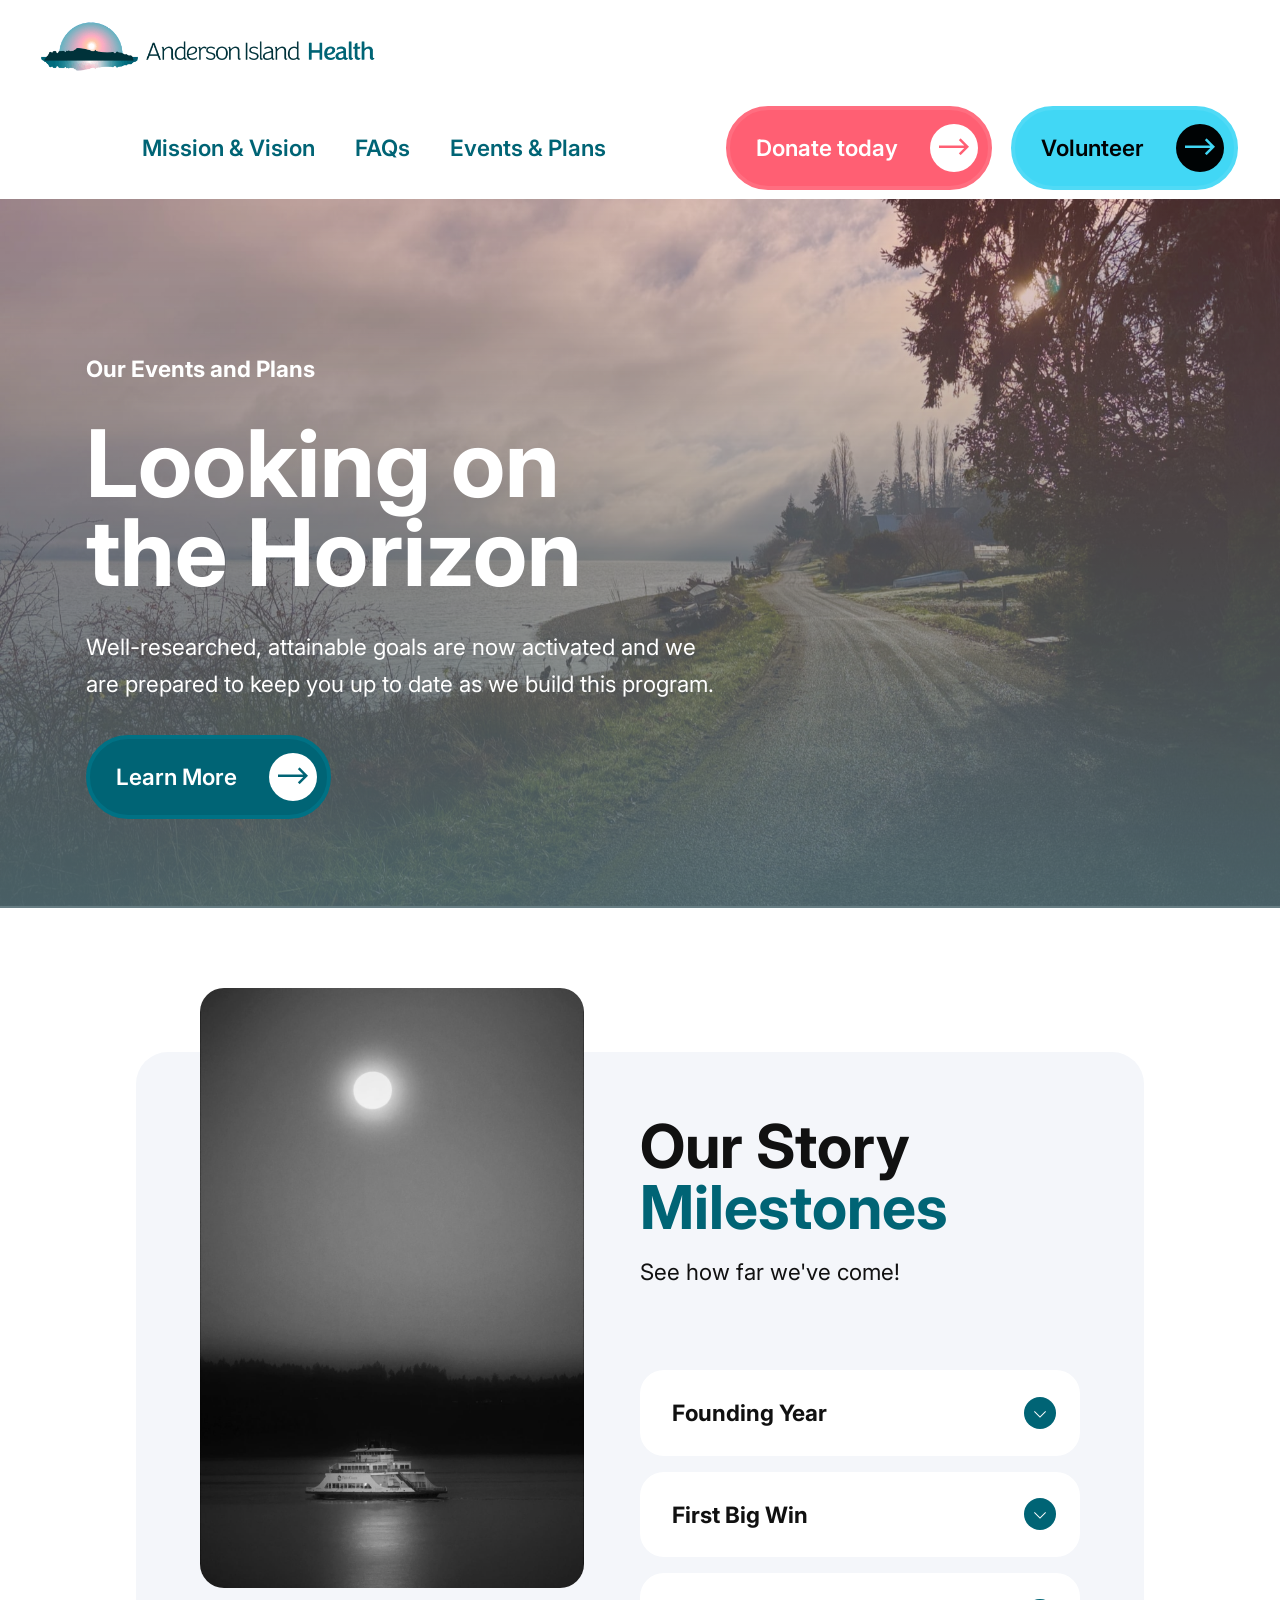
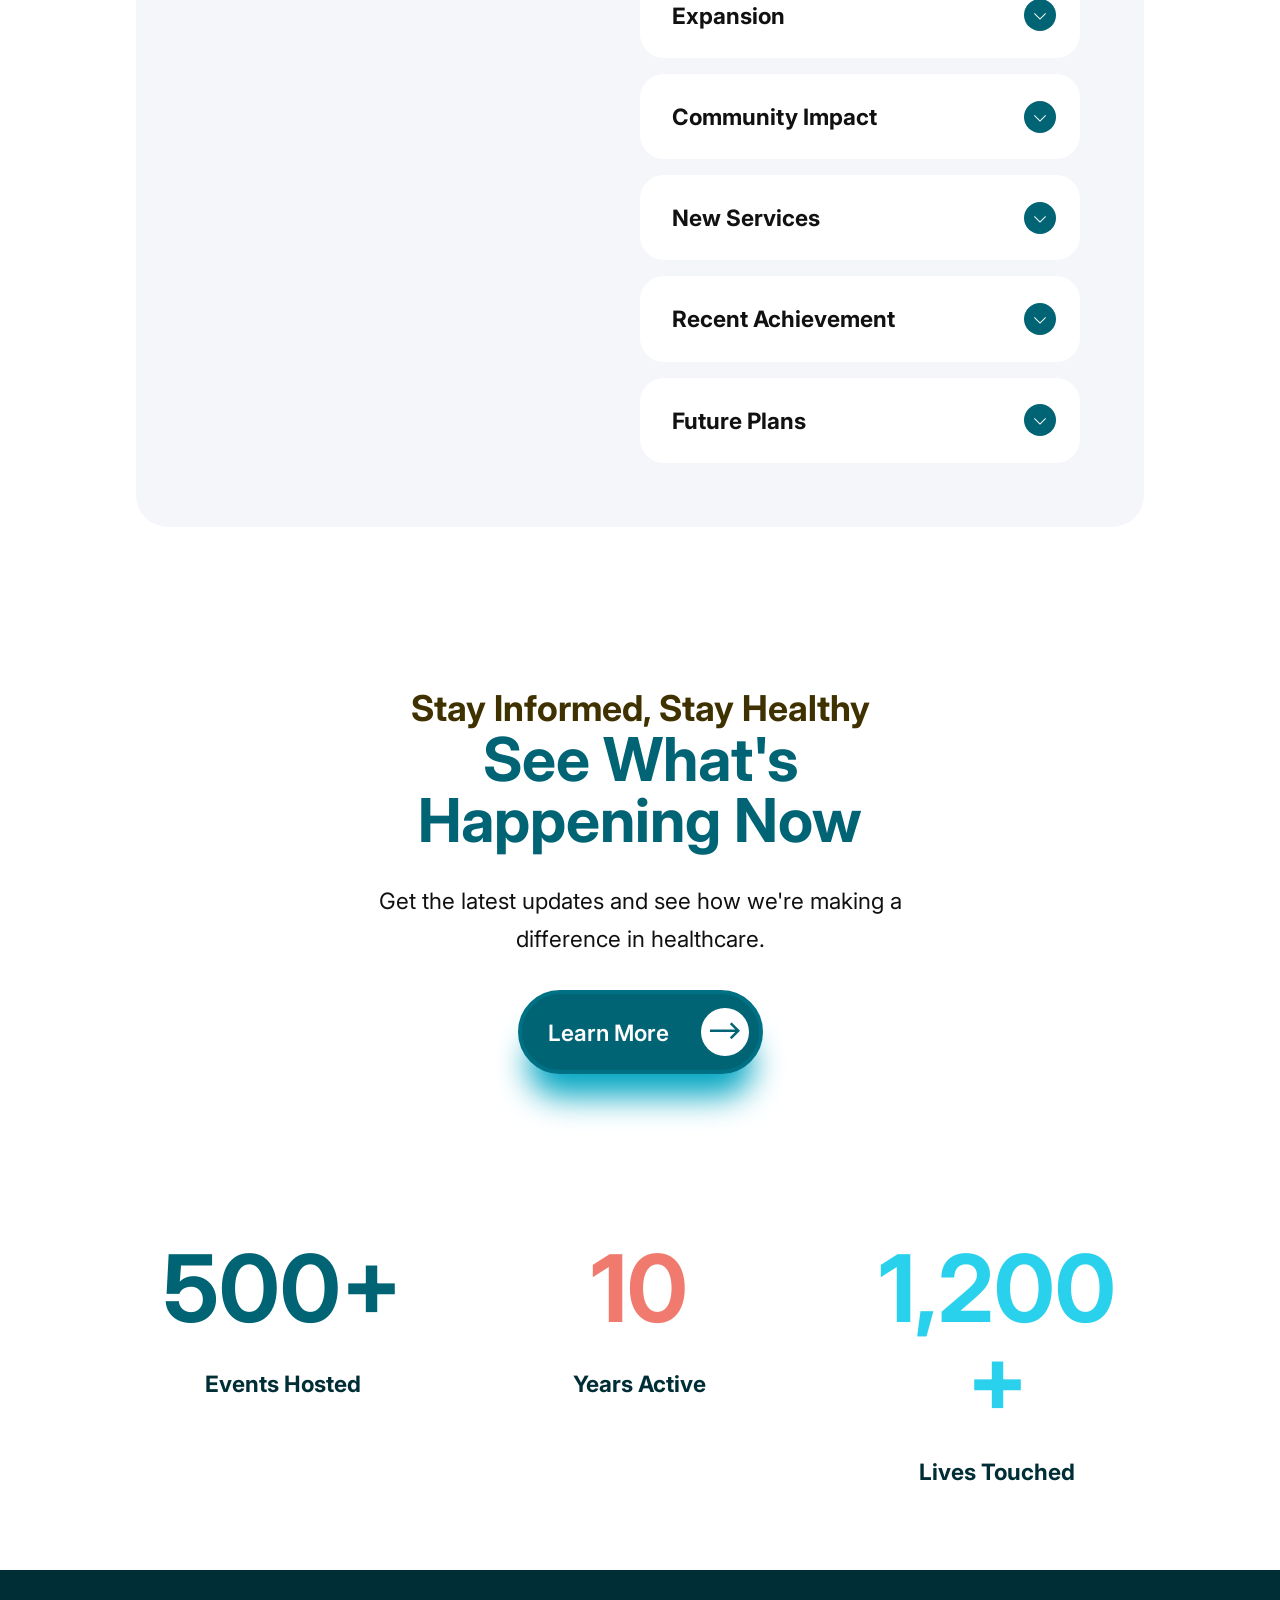
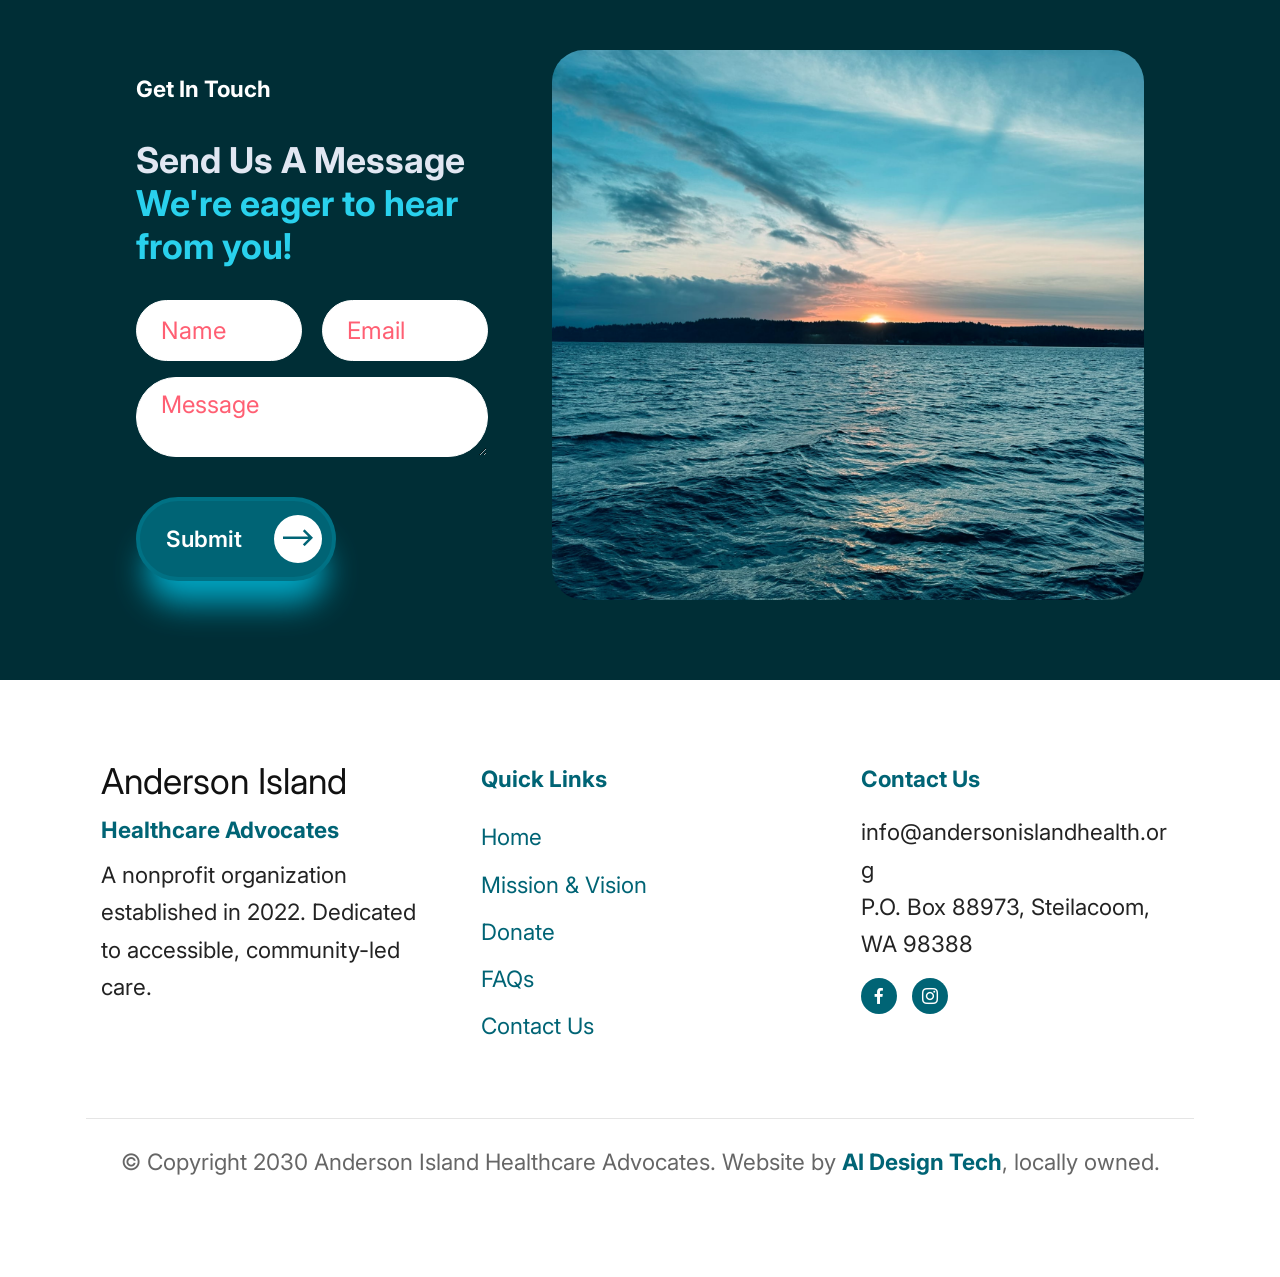
<file: page1.html>
<!DOCTYPE html>
<html  >
<head>
  
  <meta charset="UTF-8">
  <meta http-equiv="X-UA-Compatible" content="IE=edge">
  
  <meta name="viewport" content="width=device-width, initial-scale=1, minimum-scale=1">
  <link rel="shortcut icon" href="assets/images/ai-health-custom-logo-v4.png-128x119.png" type="image/x-icon">
  <meta name="description" content="">
  
  
  <title>Events and Plans</title>
  <link rel="stylesheet" href="assets/web/assets/mobirise-icons2/mobirise2.css">
  <link rel="stylesheet" href="assets/bootstrap/css/bootstrap.min.css">
  <link rel="stylesheet" href="assets/parallax/jarallax.css">
  <link rel="stylesheet" href="assets/animatecss/animate.css">
  <link rel="stylesheet" href="assets/popup-overlay-plugin/style.css">
  <link rel="stylesheet" href="assets/dropdown/css/style.css">
  <link rel="stylesheet" href="assets/socicon/css/styles.css">
  <link rel="stylesheet" href="assets/theme/css/style.css">
  <link rel="preload" href="https://fonts.googleapis.com/css?family=Inter:100,200,300,400,500,600,700,800,900,100i,200i,300i,400i,500i,600i,700i,800i,900i&display=swap" as="style" onload="this.onload=null;this.rel='stylesheet'">
  <noscript><link rel="stylesheet" href="https://fonts.googleapis.com/css?family=Inter:100,200,300,400,500,600,700,800,900,100i,200i,300i,400i,500i,600i,700i,800i,900i&display=swap"></noscript>
  <link rel="preload" as="style" href="assets/mobirise/css/mbr-additional.css?v=rodJwg"><link rel="stylesheet" href="assets/mobirise/css/mbr-additional.css?v=rodJwg" type="text/css">

  
  
  
</head>
<body>
  
  <section data-bs-version="5.1" class="menu menu01 strengthm5 cid-vbylUt4qzk" once="menu" id="menu-1-vbylUt4qzk">
    

    <nav class="navbar navbar-dropdown navbar-fixed-top navbar-expand-lg">
        <div class="content-wrap container-fluid">
            <div class="navbar-brand">
                <span class="navbar-logo">
                    <a href="#">
                        <img src="assets/images/ai-health-custom-logo-v9.png-655x106.png" alt="" style="height: 3.6rem;">
                    </a>
                </span>
                
            </div>
            <button class="navbar-toggler" type="button" data-toggle="collapse" data-bs-toggle="collapse" data-target="#navbarSupportedContent" data-bs-target="#navbarSupportedContent" aria-controls="navbarNavAltMarkup" aria-expanded="false" aria-label="Toggle navigation">
                <div class="hamburger">
                    <span></span>
                    <span></span>
                    <span></span>
                    <span></span>
                </div>
            </button>
            <div class="collapse navbar-collapse" id="navbarSupportedContent">
                <ul class="navbar-nav nav-dropdown" data-app-modern-menu="true"><li class="nav-item"><a class="nav-link link little-radius text-primary display-4" href="#">Mission &amp; Vision</a></li>
                    
                    <li class="nav-item"><a class="nav-link link little-radius text-primary display-4" href="#">FAQs</a>
                    </li><li class="nav-item"><a class="nav-link link little-radius text-primary show display-4" href="#" aria-expanded="false">Events &amp; Plans</a></li></ul>
                
                <div class="navbar-buttons mbr-section-btn"><a class="btn btn-danger display-7" href="index.html#call-to-action-2-vbylUuL9xs">
                        <span class="mobi-mbri mobi-mbri-right mbr-iconfont mbr-iconfont-btn"></span>
                       Donate today</a> <a class="btn btn-info display-7" href="https://forms.gle/DPrSswoL6QGuAcDV8" target="_blank">
                        <span class="mobi-mbri mobi-mbri-right mbr-iconfont mbr-iconfont-btn"></span>
                       Volunteer</a></div>
            </div>
        </div>
    </nav>
</section>

<section data-bs-version="5.1" class="header02 strengthm5 cid-vdXFIH0984 mbr-parallax-background" id="hero-2-vdXFIH0984">
    

    
    <div class="mbr-overlay" style="opacity: 0.3; background-color: rgb(240, 122, 109);"></div>

    <div class="container">
        <div class="row">
            <div class="col-12 col-lg-7">
                <div class="content-wrapper">
                    <p class="mbr-label mbr-fonts-style display-7">
                        <strong>Our Events and Plans</strong></p>
                    <h2 class="mbr-section-title mbr-fonts-style display-1">
                        <strong>Looking on the Horizon</strong></h2>
                    <p class="mbr-text mbr-fonts-style display-4">Well-researched, attainable goals are now activated and we are prepared to keep you up to date as we build this program.</p>
                    <div class="mbr-section-btn">
                        <a class="btn btn-primary display-7" href="#">
                            <span class="mobi-mbri mobi-mbri-right mbr-iconfont mbr-iconfont-btn"></span>
                            Learn More
                        </a>
                    </div>
                </div>
            </div>
        </div>
    </div>
</section>

<section data-bs-version="5.1" class="list01 strengthm5 cid-vdXFIH3WKV" id="faq-1-vdXFIH3WKV">
    

    
    

    <div class="container-fluid">
        <div class="row justify-content-center">
            <div class="col-12 col-lg-10">
                <div class="card-wrapper">
                    <div class="image-wrapper">
                        <img class="little-radius" src="assets/images/dsc03451-2.jpg-1200x2023.jpg" alt="">
                    </div>
                    <div class="content-wrapper">
                        <div class="content-wrap">
                            <div class="title-wrapper">
                                <h2 class="mbr-section-title mbr-fonts-style display-2">
                                    <strong>Our Story</strong>
                                </h2>
                                <h3 class="mbr-section-subtitle mbr-fonts-style display-2">
                                    <strong>Milestones</strong>
                                </h3>
                            </div>
                            <div class="text-wrapper">
                                <p class="mbr-text mbr-fonts-style display-7">See how far we've come!</p>
                            </div>
                        </div>
                        <div id="bootstrap-accordion_28" class="panel-group accordionStyles accordion" role="tablist" aria-multiselectable="true">
                            <div class="card little-radius">
                                <div class="card-header" role="tab" id="headingOne">
                                    <a role="button" class="panel-title collapsed" data-toggle="collapse" data-bs-toggle="collapse" data-core="" href="#collapse1_28" aria-expanded="false" aria-controls="collapse1">
                                        <h4 class="panel-title-edit mbr-fonts-style display-4">
                                            <strong>Founding Year</strong></h4>
                                        <div class="icon-wrapper">
                                            <span class="sign mbr-iconfont mobi-mbri-arrow-down mobi-mbri"></span>
                                        </div>
                                    </a>
                                </div>
                                <div id="collapse1_28" class="panel-collapse noScroll collapse" role="tabpanel" aria-labelledby="headingOne" data-parent="#accordion" data-bs-parent="#bootstrap-accordion_28">
                                    <div class="panel-body">
                                        <p class="panel-text mbr-fonts-style display-7">Established in 2015, a true underdog story.</p>
                                    </div>
                                </div>
                            </div>
                            <div class="card little-radius">
                                <div class="card-header" role="tab" id="headingTwo">
                                    <a role="button" class="panel-title collapsed" data-toggle="collapse" data-bs-toggle="collapse" data-core="" href="#collapse2_28" aria-expanded="false" aria-controls="collapse2">
                                        <h4 class="panel-title-edit mbr-fonts-style display-4">
                                            <strong>First Big Win</strong></h4>
                                        <div class="icon-wrapper">
                                            <span class="sign mbr-iconfont mobi-mbri-arrow-down mobi-mbri"></span>
                                        </div>
                                    </a>
                                </div>
                                <div id="collapse2_28" class="panel-collapse noScroll collapse" role="tabpanel" aria-labelledby="headingTwo" data-parent="#accordion" data-bs-parent="#bootstrap-accordion_28">
                                    <div class="panel-body">
                                        <p class="panel-text mbr-fonts-style display-7">Secured major funding in 2017, we were stoked!</p>
                                    </div>
                                </div>
                            </div>
                            <div class="card little-radius">
                                <div class="card-header" role="tab" id="headingThree">
                                    <a role="button" class="panel-title collapsed" data-toggle="collapse" data-bs-toggle="collapse" data-core="" href="#collapse3_28" aria-expanded="false" aria-controls="collapse3">
                                        <h4 class="panel-title-edit mbr-fonts-style display-4">
                                            <strong>Expansion</strong></h4>
                                        <div class="icon-wrapper">
                                            <span class="sign mbr-iconfont mobi-mbri-arrow-down mobi-mbri"></span>
                                        </div>
                                    </a>
                                </div>
                                <div id="collapse3_28" class="panel-collapse noScroll collapse" role="tabpanel" aria-labelledby="headingThree" data-parent="#accordion" data-bs-parent="#bootstrap-accordion_28">
                                    <div class="panel-body">
                                        <p class="panel-text mbr-fonts-style display-7">Opened our second clinic in 2019, growing fast!</p>
                                    </div>
                                </div>
                            </div>
                            <div class="card little-radius">
                                <div class="card-header" role="tab" id="headingFour">
                                    <a role="button" class="panel-title collapsed" data-toggle="collapse" data-bs-toggle="collapse" data-core="" href="#collapse4_28" aria-expanded="false" aria-controls="collapse4">
                                        <h4 class="panel-title-edit mbr-fonts-style display-4">
                                            <strong>Community Impact</strong></h4>
                                        <div class="icon-wrapper">
                                            <span class="sign mbr-iconfont mobi-mbri-arrow-down mobi-mbri"></span>
                                        </div>
                                    </a>
                                </div>
                                <div id="collapse4_28" class="panel-collapse noScroll collapse" role="tabpanel" aria-labelledby="headingFour" data-parent="#accordion" data-bs-parent="#bootstrap-accordion_28">
                                    <div class="panel-body">
                                        <p class="panel-text mbr-fonts-style display-7">Reached 10,000 patients by 2021, wowza!</p>
                                    </div>
                                </div>
                            </div>
                            <div class="card little-radius">
                                <div class="card-header" role="tab" id="headingFive">
                                    <a role="button" class="panel-title collapsed" data-toggle="collapse" data-bs-toggle="collapse" data-core="" href="#collapse5_28" aria-expanded="false" aria-controls="collapse5">
                                        <h4 class="panel-title-edit mbr-fonts-style display-4">
                                            <strong>New Services</strong></h4>
                                        <div class="icon-wrapper">
                                            <span class="sign mbr-iconfont mobi-mbri-arrow-down mobi-mbri"></span>
                                        </div>
                                    </a>
                                </div>
                                <div id="collapse5_28" class="panel-collapse noScroll collapse" role="tabpanel" aria-labelledby="headingFive" data-parent="#accordion" data-bs-parent="#bootstrap-accordion_28">
                                    <div class="panel-body">
                                        <p class="panel-text mbr-fonts-style display-7">Launched telehealth in 2022, convenience is key.</p>
                                    </div>
                                </div>
                            </div>
                            <div class="card little-radius">
                                <div class="card-header" role="tab" id="headingSix">
                                    <a role="button" class="panel-title collapsed" data-toggle="collapse" data-bs-toggle="collapse" data-core="" href="#collapse6_28" aria-expanded="false" aria-controls="collapse6">
                                        <h4 class="panel-title-edit mbr-fonts-style display-4">
                                            <strong>Recent Achievement</strong></h4>
                                        <div class="icon-wrapper">
                                            <span class="sign mbr-iconfont mobi-mbri-arrow-down mobi-mbri"></span>
                                        </div>
                                    </a>
                                </div>
                                <div id="collapse6_28" class="panel-collapse noScroll collapse" role="tabpanel" aria-labelledby="headingSix" data-parent="#accordion" data-bs-parent="#bootstrap-accordion_28">
                                    <div class="panel-body">
                                        <p class="panel-text mbr-fonts-style display-7">Awarded 'Healthcare Innovator' in 2023, we're blushing.</p>
                                    </div>
                                </div>
                            </div>
                            <div class="card little-radius">
                                <div class="card-header" role="tab" id="headingSeven">
                                    <a role="button" class="panel-title collapsed" data-toggle="collapse" data-bs-toggle="collapse" data-core="" href="#collapse7_28" aria-expanded="false" aria-controls="collapse7">
                                        <h4 class="panel-title-edit mbr-fonts-style display-4">
                                            <strong>Future Plans</strong></h4>
                                        <div class="icon-wrapper">
                                            <span class="sign mbr-iconfont mobi-mbri-arrow-down mobi-mbri"></span>
                                        </div>
                                    </a>
                                </div>
                                <div id="collapse7_28" class="panel-collapse noScroll collapse" role="tabpanel" aria-labelledby="headingSeven" data-parent="#accordion" data-bs-parent="#bootstrap-accordion_28">
                                    <div class="panel-body">
                                        <p class="panel-text mbr-fonts-style display-7">Expanding to rural areas next, stay tuned!</p>
                                    </div>
                                </div>
                            </div>
                            
                        </div>
                    </div>
                </div>
            </div>
        </div>
    </div>
</section>

<section data-bs-version="5.1" class="article01 strengthm5 cid-vdXFIH4DmK" id="call-to-action-1-vdXFIH4DmK">
    

    
    

    <div class="container">
        <div class="row justify-content-center">
            <div class="col-12 col-lg-6">
                <div class="content-wrapper">
                    <p class="mbr-label mbr-fonts-style display-5">
                        <strong>Stay Informed, Stay Healthy</strong>
                    </p>
                    <h2 class="mbr-section-title mbr-fonts-style display-2">
                        <strong>See What's Happening Now</strong>
                    </h2>
                    <div class="text-wrapper">
                        <p class="mbr-text mbr-fonts-style display-7">Get the latest updates and see how we're making a difference in healthcare.</p>
                    </div>
                    <div class="mbr-section-btn"><a class="btn btn-primary display-7" href="#">
                            <span class="mobi-mbri mobi-mbri-right mbr-iconfont mbr-iconfont-btn"></span>
                            Learn More
                        </a></div>
                </div>
            </div>
        </div>
    </div>
</section>

<section data-bs-version="5.1" class="features01 strengthm5 cid-vdXFIH5Qgf" id="metrics-1-vdXFIH5Qgf">
    

    
    

    <div class="container-fluid">
        <div class="row justify-content-center">
            <div class="col-12 col-lg-10">
                <div class="items-wrapper">
                    <div class="item features-without-image active">
                        <div class="item-wrapper">
                            <h4 class="card-number_1 mbr-fonts-style display-1">
                                <strong>500+</strong>
                            </h4>
                            <p class="card-title mbr-fonts-style display-7">
                                <strong>Events Hosted</strong>
                            </p>
                        </div>
                    </div><div class="item features-without-image">
                        <div class="item-wrapper">
                            <h4 class="card-number_2 mbr-fonts-style display-1">
                                <strong>10</strong>
                            </h4>
                            <p class="card-title mbr-fonts-style display-7">
                                <strong>Years Active</strong>
                            </p>
                        </div>
                    </div><div class="item features-without-image">
                        <div class="item-wrapper">
                            <h4 class="card-number_3 mbr-fonts-style display-1"><strong>1,200+</strong>
                            </h4>
                            <p class="card-title mbr-fonts-style display-7">
                                <strong>Lives Touched</strong>
                            </p>
                        </div>
                    </div>
                    
                    
                </div>
            </div>
        </div>
    </div>
</section>

<section data-bs-version="5.1" class="form01 strengthm5 cid-vdXFIH62pX" id="contact-form-1-vdXFIH62pX">
    

    
    

    <div class="container-fluid">
        <div class="row justify-content-center">
            <div class="col-12 col-lg-4 card">
                <div class="content-wrapper">
                    <p class="mbr-label mbr-fonts-style display-7">
                        <strong>Get In Touch</strong>
                    </p>
                    <div class="title-wrapper">
                        <h2 class="mbr-section-title mbr-fonts-style display-5">
                            <strong>Send Us A Message</strong>
                        </h2>
                        <h3 class="mbr-section-subtitle mbr-fonts-style display-5">
                            <strong>We're eager to hear from you!</strong>
                        </h3>
                    </div>
                    <div class="mbr-form form-wrap" data-form-type="formoid">
                        <!--Formbuilder Form-->
                        <form action="https://mobirise.eu/" method="POST" class="mbr-form form-with-styler" data-form-title="Form Name"><input type="hidden" name="email" data-form-email="true" value="rrXv9AeEuvkyHo5F5oiQbsphv5cZpP5b9lMySmFn+KjLETGSXTIyhSUTyMq+2mHFZ9GubnT/6pTt/UbxU7QbCgZ2bwR7crK1//ZmEYkdSYUCvnqLAI6dzGObXUMxkSNu.uGiLgnhLCwgA+E9SuoTQtv4/lHdM+naNEP15K7cmiizTJ0UG4XcZxbQnd1OIBnYBAyv3WwC3fmSDqkSvf7eiV6p3nAu/kuc3Y7G343EuFOsiAG3rND7ZqWjRblFL83GO">
                            <div class="row">
                                <div hidden="hidden" data-form-alert="" class="alert alert-success col-12">Thanks for
                                    filling out the form!</div>
                                <div hidden="hidden" data-form-alert-danger="" class="alert alert-danger col-12"> Oops...!
                                    some problem!
                                </div>
                            </div>
                            <div class="dragArea row">
                                <div class="col-lg-6 col-md-12 col-sm-12 form-group mb-3 mb-3 mb-3 mb-3" data-for="name">
                                    <input type="text" name="name" placeholder="Name" data-form-field="name" class="form-control display-7" value="" id="name-contact-form-1-vdXFIH62pX">
                                </div>
                                <div class="col-lg-6 col-md-12 col-sm-12 form-group mb-3 mb-3 mb-3 mb-3" data-for="email1">
                                    <input type="email" name="email1" placeholder="Email" data-form-field="email1" class="form-control display-7" value="" id="email1-contact-form-1-vdXFIH62pX">
                                </div>
                                <div data-for="textarea" class="col-lg-12 col-md-12 col-sm-12 form-group mb-3 mb-3" style="">
                                    <textarea name="textarea" placeholder="Message" data-form-field="textarea" class="form-control display-7" id="textarea-contact-form-1-vdXFIH62pX"></textarea>
                                </div>
                                <div class="col-md-auto col mbr-section-btn">
                                    <button type="submit" class="btn btn-primary display-7"><span class="mobi-mbri mobi-mbri-right mbr-iconfont mbr-iconfont-btn"></span>
                                        Submit
                                    </button>
                                </div>
                            </div>
                        </form><!--Formbuilder Form-->
                    </div>
                </div>
            </div>
            <div class="col-12 col-lg-6 card">
                <div class="image-wrapper">
                    <img src="assets/images/img-4795-2.2.jpg-2000x1500.jpg" alt="">
                </div>
            </div>
        </div>
    </div>
</section>

<section data-bs-version="5.1" class="footer01 strengthm5 cid-vdYfNhtwhg" once="footers" id="footer01-2">
    

    

    <div class="container">
        <div class="row justify-content-center">
            
            <div class="col-12 col-md-6 col-lg-4">
                <div class="content-wrapper">
                    <h2 class="mbr-section-title mbr-fonts-style display-5">Anderson Island</h2>
                    <h3 class="mbr-section-subtitle mbr-fonts-style display-7"><strong>Healthcare Advocates</strong></h3>
                    <p class="mbr-text mbr-fonts-style display-7">A nonprofit organization established in 2022. Dedicated to accessible, community-led care.</p>
                </div>
            </div>

            <div class="col-12 col-md-6 col-lg-4">
                <div class="nav-wrapper">
                    <p class="mbr-nav-title mbr-fonts-style display-7"><strong>Quick Links</strong></p>
                    <ul class="list mbr-fonts-style display-7">
                        <li class="item-wrap">Home</li>
                        <li class="item-wrap">Mission &amp; Vision</li>
                        <li class="item-wrap">Donate</li><li class="item-wrap">FAQs</li>
                        <li class="item-wrap">Contact Us</li>
                    </ul>
                </div>
            </div>

            <div class="col-12 col-md-12 col-lg-4">
                <div class="contact-wrapper">
                    <p class="mbr-nav-title mbr-fonts-style display-7"><strong>Contact Us</strong></p>
                    <p class="mbr-text mbr-fonts-style display-7">
                        info@andersonislandhealth.org<br>
                        P.O. Box 88973, Steilacoom, WA 98388
                    </p>
                    <div class="social-wrapper">
                        <div class="social-wrap">
                            <div class="soc-item"><span class="mbr-iconfont socicon-facebook socicon" style="color: rgb(255, 255, 255); fill: rgb(255, 255, 255);"></span></div>
                            <div class="soc-item"><span class="mbr-iconfont socicon-instagram"></span></div>
                        </div>
                    </div>
                </div>
            </div>
        </div>

        <div class="row mt-4">
            <div class="col-12 text-center">
                <p class="mbr-copy mbr-fonts-style display-7">
                    © Copyright 2030 Anderson Island Healthcare Advocates. Website by <a href="http://www.aidesigntech.com" target="_blank"><strong>AI Design Tech</strong></a>, locally owned.</p>
            </div>
        </div>
    </div>
</section>


<script src="assets/bootstrap/js/bootstrap.bundle.min.js"></script>
  <script src="assets/parallax/jarallax.js"></script>
  <script src="assets/smoothscroll/smooth-scroll.js"></script>
  <script src="assets/ytplayer/index.js"></script>
  <script src="assets/mbr-switch-arrow/mbr-switch-arrow.js"></script>
  <script src="assets/dropdown/js/navbar-dropdown.js"></script>
  <script src="assets/theme/js/script.js"></script>
  <script src="assets/formoid/formoid.min.js"></script>
  
  
  
  <input name="animation" type="hidden">
  </body>
</html>
</file>
<file: assets/web/assets/mobirise-icons2/mobirise2.css>
@font-face {
  font-family: 'Moririse2';
  font-display: swap;
  src:  url('mobirise2.eot?f2bix4');
  src:  url('mobirise2.eot?f2bix4#iefix') format('embedded-opentype'),
    url('mobirise2.ttf?f2bix4') format('truetype'),
    url('mobirise2.woff?f2bix4') format('woff'),
    url('mobirise2.svg?f2bix4#mobirise2') format('svg');
  font-weight: normal;
  font-style: normal;
}

[class^="mobi-"], [class*=" mobi-"] {
  /* use !important to prevent issues with browser extensions that change fonts */
  font-family: 'Moririse2' !important;
  speak: none;
  font-style: normal;
  font-weight: normal;
  font-variant: normal;
  text-transform: none;
  line-height: 1;

  /* Better Font Rendering =========== */
  -webkit-font-smoothing: antialiased;
  -moz-osx-font-smoothing: grayscale;
}

.mobi-mbri-add-submenu:before {
  content: "\e900";
}
.mobi-mbri-alert:before {
  content: "\e901";
}
.mobi-mbri-align-center:before {
  content: "\e902";
}
.mobi-mbri-align-justify:before {
  content: "\e903";
}
.mobi-mbri-align-left:before {
  content: "\e904";
}
.mobi-mbri-align-right:before {
  content: "\e905";
}
.mobi-mbri-android:before {
  content: "\e906";
}
.mobi-mbri-apple:before {
  content: "\e907";
}
.mobi-mbri-arrow-down:before {
  content: "\e908";
}
.mobi-mbri-arrow-next:before {
  content: "\e909";
}
.mobi-mbri-arrow-prev:before {
  content: "\e90a";
}
.mobi-mbri-arrow-up:before {
  content: "\e90b";
}
.mobi-mbri-bold:before {
  content: "\e90c";
}
.mobi-mbri-bookmark:before {
  content: "\e90d";
}
.mobi-mbri-bootstrap:before {
  content: "\e90e";
}
.mobi-mbri-briefcase:before {
  content: "\e90f";
}
.mobi-mbri-browse:before {
  content: "\e910";
}
.mobi-mbri-bulleted-list:before {
  content: "\e911";
}
.mobi-mbri-calendar:before {
  content: "\e912";
}
.mobi-mbri-camera:before {
  content: "\e913";
}
.mobi-mbri-cart-add:before {
  content: "\e914";
}
.mobi-mbri-cart-full:before {
  content: "\e915";
}
.mobi-mbri-cash:before {
  content: "\e916";
}
.mobi-mbri-change-style:before {
  content: "\e917";
}
.mobi-mbri-chat:before {
  content: "\e918";
}
.mobi-mbri-clock:before {
  content: "\e919";
}
.mobi-mbri-close:before {
  content: "\e91a";
}
.mobi-mbri-cloud:before {
  content: "\e91b";
}
.mobi-mbri-code:before {
  content: "\e91c";
}
.mobi-mbri-contact-form:before {
  content: "\e91d";
}
.mobi-mbri-credit-card:before {
  content: "\e91e";
}
.mobi-mbri-cursor-click:before {
  content: "\e91f";
}
.mobi-mbri-cust-feedback:before {
  content: "\e920";
}
.mobi-mbri-database:before {
  content: "\e921";
}
.mobi-mbri-delivery:before {
  content: "\e922";
}
.mobi-mbri-desktop:before {
  content: "\e923";
}
.mobi-mbri-devices:before {
  content: "\e924";
}
.mobi-mbri-down:before {
  content: "\e925";
}
.mobi-mbri-download-2:before {
  content: "\e926";
}
.mobi-mbri-download:before {
  content: "\e927";
}
.mobi-mbri-drag-n-drop-2:before {
  content: "\e928";
}
.mobi-mbri-drag-n-drop:before {
  content: "\e929";
}
.mobi-mbri-edit-2:before {
  content: "\e92a";
}
.mobi-mbri-edit:before {
  content: "\e92b";
}
.mobi-mbri-error:before {
  content: "\e92c";
}
.mobi-mbri-extension:before {
  content: "\e92d";
}
.mobi-mbri-features:before {
  content: "\e92e";
}
.mobi-mbri-file:before {
  content: "\e92f";
}
.mobi-mbri-flag:before {
  content: "\e930";
}
.mobi-mbri-folder:before {
  content: "\e931";
}
.mobi-mbri-gift:before {
  content: "\e932";
}
.mobi-mbri-github:before {
  content: "\e933";
}
.mobi-mbri-globe-2:before {
  content: "\e934";
}
.mobi-mbri-globe:before {
  content: "\e935";
}
.mobi-mbri-growing-chart:before {
  content: "\e936";
}
.mobi-mbri-hearth:before {
  content: "\e937";
}
.mobi-mbri-help:before {
  content: "\e938";
}
.mobi-mbri-home:before {
  content: "\e939";
}
.mobi-mbri-hot-cup:before {
  content: "\e93a";
}
.mobi-mbri-idea:before {
  content: "\e93b";
}
.mobi-mbri-image-gallery:before {
  content: "\e93c";
}
.mobi-mbri-image-slider:before {
  content: "\e93d";
}
.mobi-mbri-info:before {
  content: "\e93e";
}
.mobi-mbri-italic:before {
  content: "\e93f";
}
.mobi-mbri-key:before {
  content: "\e940";
}
.mobi-mbri-laptop:before {
  content: "\e941";
}
.mobi-mbri-layers:before {
  content: "\e942";
}
.mobi-mbri-left-right:before {
  content: "\e943";
}
.mobi-mbri-left:before {
  content: "\e944";
}
.mobi-mbri-letter:before {
  content: "\e945";
}
.mobi-mbri-like:before {
  content: "\e946";
}
.mobi-mbri-link:before {
  content: "\e947";
}
.mobi-mbri-lock:before {
  content: "\e948";
}
.mobi-mbri-login:before {
  content: "\e949";
}
.mobi-mbri-logout:before {
  content: "\e94a";
}
.mobi-mbri-magic-stick:before {
  content: "\e94b";
}
.mobi-mbri-map-pin:before {
  content: "\e94c";
}
.mobi-mbri-menu:before {
  content: "\e94d";
}
.mobi-mbri-mobile-2:before {
  content: "\e94e";
}
.mobi-mbri-mobile-horizontal:before {
  content: "\e94f";
}
.mobi-mbri-mobile:before {
  content: "\e950";
}
.mobi-mbri-mobirise:before {
  content: "\e951";
}
.mobi-mbri-more-horizontal:before {
  content: "\e952";
}
.mobi-mbri-more-vertical:before {
  content: "\e953";
}
.mobi-mbri-music:before {
  content: "\e954";
}
.mobi-mbri-new-file:before {
  content: "\e955";
}
.mobi-mbri-numbered-list:before {
  content: "\e956";
}
.mobi-mbri-opened-folder:before {
  content: "\e957";
}
.mobi-mbri-pages:before {
  content: "\e958";
}
.mobi-mbri-paper-plane:before {
  content: "\e959";
}
.mobi-mbri-paperclip:before {
  content: "\e95a";
}
.mobi-mbri-phone:before {
  content: "\e95b";
}
.mobi-mbri-photo:before {
  content: "\e95c";
}
.mobi-mbri-photos:before {
  content: "\e95d";
}
.mobi-mbri-pin:before {
  content: "\e95e";
}
.mobi-mbri-play:before {
  content: "\e95f";
}
.mobi-mbri-plus:before {
  content: "\e960";
}
.mobi-mbri-preview:before {
  content: "\e961";
}
.mobi-mbri-print:before {
  content: "\e962";
}
.mobi-mbri-protect:before {
  content: "\e963";
}
.mobi-mbri-question:before {
  content: "\e964";
}
.mobi-mbri-quote-left:before {
  content: "\e965";
}
.mobi-mbri-quote-right:before {
  content: "\e966";
}
.mobi-mbri-redo:before {
  content: "\e967";
}
.mobi-mbri-refresh:before {
  content: "\e968";
}
.mobi-mbri-responsive-2:before {
  content: "\e969";
}
.mobi-mbri-responsive:before {
  content: "\e96a";
}
.mobi-mbri-right:before {
  content: "\e96b";
}
.mobi-mbri-rocket:before {
  content: "\e96c";
}
.mobi-mbri-sad-face:before {
  content: "\e96d";
}
.mobi-mbri-sale:before {
  content: "\e96e";
}
.mobi-mbri-save:before {
  content: "\e96f";
}
.mobi-mbri-search:before {
  content: "\e970";
}
.mobi-mbri-setting-2:before {
  content: "\e971";
}
.mobi-mbri-setting-3:before {
  content: "\e972";
}
.mobi-mbri-setting:before {
  content: "\e973";
}
.mobi-mbri-share:before {
  content: "\e974";
}
.mobi-mbri-shopping-bag:before {
  content: "\e975";
}
.mobi-mbri-shopping-basket:before {
  content: "\e976";
}
.mobi-mbri-shopping-cart:before {
  content: "\e977";
}
.mobi-mbri-sites:before {
  content: "\e978";
}
.mobi-mbri-smile-face:before {
  content: "\e979";
}
.mobi-mbri-speed:before {
  content: "\e97a";
}
.mobi-mbri-star:before {
  content: "\e97b";
}
.mobi-mbri-success:before {
  content: "\e97c";
}
.mobi-mbri-sun:before {
  content: "\e97d";
}
.mobi-mbri-sun2:before {
  content: "\e97e";
}
.mobi-mbri-tablet-vertical:before {
  content: "\e97f";
}
.mobi-mbri-tablet:before {
  content: "\e980";
}
.mobi-mbri-target:before {
  content: "\e981";
}
.mobi-mbri-timer:before {
  content: "\e982";
}
.mobi-mbri-to-ftp:before {
  content: "\e983";
}
.mobi-mbri-to-local-drive:before {
  content: "\e984";
}
.mobi-mbri-touch-swipe:before {
  content: "\e985";
}
.mobi-mbri-touch:before {
  content: "\e986";
}
.mobi-mbri-trash:before {
  content: "\e987";
}
.mobi-mbri-underline:before {
  content: "\e988";
}
.mobi-mbri-undo:before {
  content: "\e989";
}
.mobi-mbri-unlink:before {
  content: "\e98a";
}
.mobi-mbri-unlock:before {
  content: "\e98b";
}
.mobi-mbri-up-down:before {
  content: "\e98c";
}
.mobi-mbri-up:before {
  content: "\e98d";
}
.mobi-mbri-update:before {
  content: "\e98e";
}
.mobi-mbri-upload-2:before {
  content: "\e98f";
}
.mobi-mbri-upload:before {
  content: "\e990";
}
.mobi-mbri-user-2:before {
  content: "\e991";
}
.mobi-mbri-user:before {
  content: "\e992";
}
.mobi-mbri-users:before {
  content: "\e993";
}
.mobi-mbri-video-play:before {
  content: "\e994";
}
.mobi-mbri-video:before {
  content: "\e995";
}
.mobi-mbri-watch:before {
  content: "\e996";
}
.mobi-mbri-website-theme-2:before {
  content: "\e997";
}
.mobi-mbri-website-theme:before {
  content: "\e998";
}
.mobi-mbri-wifi:before {
  content: "\e999";
}
.mobi-mbri-windows:before {
  content: "\e99a";
}
.mobi-mbri-zoom-in:before {
  content: "\e99b";
}
.mobi-mbri-zoom-out:before {
  content: "\e99c";
}
</file>
<file: assets/parallax/jarallax.css>
.jarallax {
    position: relative;
    z-index: 0;
}
.jarallax > .jarallax-img {
    position: absolute;
    object-fit: cover;
    /* support for plugin https://github.com/bfred-it/object-fit-images */
    font-family: 'object-fit: cover;';
    top: 0;
    left: 0;
    width: 100%;
    height: 100%;
    z-index: -1;
}
</file>
<file: assets/popup-overlay-plugin/style.css>
html.is-builder .modal-backdrop.show {
    display: none !important;
}
</file>
<file: assets/dropdown/css/style.css>
.navbar-dropdown {
  left: 0;
  padding: 0;
  position: absolute;
  right: 0;
  top: 0;
  transition: all 0.45s ease;
  z-index: 1030;
  background: #282828; }
  .navbar-dropdown .navbar-logo {
    margin-right: 0.8rem;
    transition: margin 0.3s ease-in-out;
    vertical-align: middle; }
    .navbar-dropdown .navbar-logo img {
      height: 3.125rem;
      transition: all 0.3s ease-in-out; }
    .navbar-dropdown .navbar-logo.mbr-iconfont {
      font-size: 3.125rem;
      line-height: 3.125rem; }
  .navbar-dropdown .navbar-caption {
    font-weight: 700;
    white-space: normal;
    vertical-align: -4px;
    line-height: 3.125rem !important; }
    .navbar-dropdown .navbar-caption, .navbar-dropdown .navbar-caption:hover {
      color: inherit;
      text-decoration: none; }
  .navbar-dropdown .mbr-iconfont + .navbar-caption {
    vertical-align: -1px; }
  .navbar-dropdown.navbar-fixed-top {
    position: fixed; }
  .navbar-dropdown .navbar-brand span {
    vertical-align: -4px; }
  .navbar-dropdown.bg-color.transparent {
    background: none; }
  .navbar-dropdown.navbar-short .navbar-brand {
    padding: 0.625rem 0; }
    .navbar-dropdown.navbar-short .navbar-brand span {
      vertical-align: -1px; }
  .navbar-dropdown.navbar-short .navbar-caption {
    line-height: 2.375rem !important;
    vertical-align: -2px; }
  .navbar-dropdown.navbar-short .navbar-logo {
    margin-right: 0.5rem; }
    .navbar-dropdown.navbar-short .navbar-logo img {
      height: 2.375rem; }
    .navbar-dropdown.navbar-short .navbar-logo.mbr-iconfont {
      font-size: 2.375rem;
      line-height: 2.375rem; }
  .navbar-dropdown.navbar-short .mbr-table-cell {
    height: 3.625rem; }
  .navbar-dropdown .navbar-close {
    left: 0.6875rem;
    position: fixed;
    top: 0.75rem;
    z-index: 1000; }
  .navbar-dropdown .hamburger-icon {
    content: "";
    display: inline-block;
    vertical-align: middle;
    width: 16px;
    -webkit-box-shadow: 0 -6px 0 1px #282828,0 0 0 1px #282828,0 6px 0 1px #282828;
    -moz-box-shadow: 0 -6px 0 1px #282828,0 0 0 1px #282828,0 6px 0 1px #282828;
    box-shadow: 0 -6px 0 1px #282828,0 0 0 1px #282828,0 6px 0 1px #282828; }

.dropdown-menu .dropdown-toggle[data-toggle="dropdown-submenu"]::after {
  border-bottom: 0.35em solid transparent;
  border-left: 0.35em solid;
  border-right: 0;
  border-top: 0.35em solid transparent;
  margin-left: 0.3rem; }

.dropdown-menu .dropdown-item:focus {
  outline: 0; }

.nav-dropdown {
  font-size: 0.75rem;
  font-weight: 500;
  height: auto !important; }
  .nav-dropdown .nav-btn {
    padding-left: 1rem; }
  .nav-dropdown .link {
    margin: .667em 1.667em;
    font-weight: 500;
    padding: 0;
    transition: color .2s ease-in-out; }
    .nav-dropdown .link.dropdown-toggle {
      margin-right: 2.583em; }
      .nav-dropdown .link.dropdown-toggle::after {
        margin-left: .25rem;
        border-top: 0.35em solid;
        border-right: 0.35em solid transparent;
        border-left: 0.35em solid transparent;
        border-bottom: 0; }
      .nav-dropdown .link.dropdown-toggle[aria-expanded="true"] {
        margin: 0;
        padding: 0.667em 3.263em  0.667em 1.667em; }
  .nav-dropdown .link::after,
  .nav-dropdown .dropdown-item::after {
    color: inherit; }
  .nav-dropdown .btn {
    font-size: 0.75rem;
    font-weight: 700;
    letter-spacing: 0;
    margin-bottom: 0;
    padding-left: 1.25rem;
    padding-right: 1.25rem; }
  .nav-dropdown .dropdown-menu {
    border-radius: 0;
    border: 0;
    left: 0;
    margin: 0;
    padding-bottom: 1.25rem;
    padding-top: 1.25rem;
    position: relative; }
  .nav-dropdown .dropdown-submenu {
    margin-left: 0.125rem;
    top: 0; }
  .nav-dropdown .dropdown-item {
    font-weight: 500;
    line-height: 2;
    padding: 0.3846em 4.615em 0.3846em 1.5385em;
    position: relative;
    transition: color .2s ease-in-out, background-color .2s ease-in-out; }
    .nav-dropdown .dropdown-item::after {
      margin-top: -0.3077em;
      position: absolute;
      right: 1.1538em;
      top: 50%; }
    .nav-dropdown .dropdown-item:focus, .nav-dropdown .dropdown-item:hover {
      background: none; }

@media (max-width: 767px) {
  .nav-dropdown.navbar-toggleable-sm {
    bottom: 0;
    display: none;
    left: 0;
    overflow-x: hidden;
    position: fixed;
    top: 0;
    transform: translateX(-100%);
    -ms-transform: translateX(-100%);
    -webkit-transform: translateX(-100%);
    width: 18.75rem;
    z-index: 999; } }
.nav-dropdown.navbar-toggleable-xl {
  bottom: 0;
  display: none;
  left: 0;
  overflow-x: hidden;
  position: fixed;
  top: 0;
  transform: translateX(-100%);
  -ms-transform: translateX(-100%);
  -webkit-transform: translateX(-100%);
  width: 18.75rem;
  z-index: 999; }

.nav-dropdown-sm {
  display: block !important;
  overflow-x: hidden;
  overflow: auto;
  padding-top: 3.875rem; }
  .nav-dropdown-sm::after {
    content: "";
    display: block;
    height: 3rem;
    width: 100%; }
  .nav-dropdown-sm.collapse.in ~ .navbar-close {
    display: block !important; }
  .nav-dropdown-sm.collapsing, .nav-dropdown-sm.collapse.in {
    transform: translateX(0);
    -ms-transform: translateX(0);
    -webkit-transform: translateX(0);
    transition: all 0.25s ease-out;
    -webkit-transition: all 0.25s ease-out;
    background: #282828; }
  .nav-dropdown-sm.collapsing[aria-expanded="false"] {
    transform: translateX(-100%);
    -ms-transform: translateX(-100%);
    -webkit-transform: translateX(-100%); }
  .nav-dropdown-sm .nav-item {
    display: block;
    margin-left: 0 !important;
    padding-left: 0; }
  .nav-dropdown-sm .link,
  .nav-dropdown-sm .dropdown-item {
    border-top: 1px dotted rgba(255, 255, 255, 0.1);
    font-size: 0.8125rem;
    line-height: 1.6;
    margin: 0 !important;
    padding: 0.875rem 2.4rem 0.875rem 1.5625rem !important;
    position: relative;
    white-space: normal; }
    .nav-dropdown-sm .link:focus, .nav-dropdown-sm .link:hover,
    .nav-dropdown-sm .dropdown-item:focus,
    .nav-dropdown-sm .dropdown-item:hover {
      background: rgba(0, 0, 0, 0.2) !important;
      color: #c0a375; }
  .nav-dropdown-sm .nav-btn {
    position: relative;
    padding: 1.5625rem 1.5625rem 0 1.5625rem; }
    .nav-dropdown-sm .nav-btn::before {
      border-top: 1px dotted rgba(255, 255, 255, 0.1);
      content: "";
      left: 0;
      position: absolute;
      top: 0;
      width: 100%; }
    .nav-dropdown-sm .nav-btn + .nav-btn {
      padding-top: 0.625rem; }
      .nav-dropdown-sm .nav-btn + .nav-btn::before {
        display: none; }
  .nav-dropdown-sm .btn {
    padding: 0.625rem 0; }
  .nav-dropdown-sm .dropdown-toggle[data-toggle="dropdown-submenu"]::after {
    margin-left: .25rem;
    border-top: 0.35em solid;
    border-right: 0.35em solid transparent;
    border-left: 0.35em solid transparent;
    border-bottom: 0; }
  .nav-dropdown-sm .dropdown-toggle[data-toggle="dropdown-submenu"][aria-expanded="true"]::after {
    border-top: 0;
    border-right: 0.35em solid transparent;
    border-left: 0.35em solid transparent;
    border-bottom: 0.35em solid; }
  .nav-dropdown-sm .dropdown-menu {
    margin: 0;
    padding: 0;
    position: relative;
    top: 0;
    left: 0;
    width: 100%;
    border: 0;
    float: none;
    border-radius: 0;
    background: none; }
  .nav-dropdown-sm .dropdown-submenu {
    left: 100%;
    margin-left: 0.125rem;
    margin-top: -1.25rem;
    top: 0; }

.navbar-toggleable-sm .nav-dropdown .dropdown-menu {
  position: absolute; }

.navbar-toggleable-sm .nav-dropdown .dropdown-submenu {
  left: 100%;
  margin-left: 0.125rem;
  margin-top: -1.25rem;
  top: 0; }

.navbar-toggleable-sm.opened .nav-dropdown .dropdown-menu {
  position: relative; }

.navbar-toggleable-sm.opened .nav-dropdown .dropdown-submenu {
  left: 0;
  margin-left: 00rem;
  margin-top: 0rem;
  top: 0; }

.is-builder .nav-dropdown.collapsing {
  transition: none !important; }
</file>
<file: assets/socicon/css/styles.css>
@charset "UTF-8";

@font-face {
  font-family: 'Socicon';
  src:  url('../fonts/socicon.eot');
  src:  url('../fonts/socicon.eot?#iefix') format('embedded-opentype'),
    url('../fonts/socicon.woff2') format('woff2'),
    url('../fonts/socicon.ttf') format('truetype'),
    url('../fonts/socicon.woff') format('woff'),
    url('../fonts/socicon.svg#socicon') format('svg');
  font-weight: normal;
  font-style: normal;
  font-display: swap;
}

[data-icon]:before {
  font-family: "socicon" !important;
  content: attr(data-icon);
  font-style: normal !important;
  font-weight: normal !important;
  font-variant: normal !important;
  text-transform: none !important;
  speak: none;
  line-height: 1;
  -webkit-font-smoothing: antialiased;
  -moz-osx-font-smoothing: grayscale;
}

[class^="socicon-"], [class*=" socicon-"] {
  /* use !important to prevent issues with browser extensions that change fonts */
  font-family: 'Socicon' !important;
  speak: none;
  font-style: normal;
  font-weight: normal;
  font-variant: normal;
  text-transform: none;
  line-height: 1;

  /* Better Font Rendering =========== */
  -webkit-font-smoothing: antialiased;
  -moz-osx-font-smoothing: grayscale;
}

.socicon-500px:before {
  content: "\e000";
}
.socicon-8tracks:before {
  content: "\e001";
}
.socicon-airbnb:before {
  content: "\e002";
}
.socicon-alliance:before {
  content: "\e003";
}
.socicon-amazon:before {
  content: "\e004";
}
.socicon-amplement:before {
  content: "\e005";
}
.socicon-android:before {
  content: "\e006";
}
.socicon-angellist:before {
  content: "\e007";
}
.socicon-apple:before {
  content: "\e008";
}
.socicon-appnet:before {
  content: "\e009";
}
.socicon-baidu:before {
  content: "\e00a";
}
.socicon-bandcamp:before {
  content: "\e00b";
}
.socicon-battlenet:before {
  content: "\e00c";
}
.socicon-mixer:before {
  content: "\e00d";
}
.socicon-bebee:before {
  content: "\e00e";
}
.socicon-bebo:before {
  content: "\e00f";
}
.socicon-behance:before {
  content: "\e010";
}
.socicon-blizzard:before {
  content: "\e011";
}
.socicon-blogger:before {
  content: "\e012";
}
.socicon-buffer:before {
  content: "\e013";
}
.socicon-chrome:before {
  content: "\e014";
}
.socicon-coderwall:before {
  content: "\e015";
}
.socicon-curse:before {
  content: "\e016";
}
.socicon-dailymotion:before {
  content: "\e017";
}
.socicon-deezer:before {
  content: "\e018";
}
.socicon-delicious:before {
  content: "\e019";
}
.socicon-deviantart:before {
  content: "\e01a";
}
.socicon-diablo:before {
  content: "\e01b";
}
.socicon-digg:before {
  content: "\e01c";
}
.socicon-discord:before {
  content: "\e01d";
}
.socicon-disqus:before {
  content: "\e01e";
}
.socicon-douban:before {
  content: "\e01f";
}
.socicon-draugiem:before {
  content: "\e020";
}
.socicon-dribbble:before {
  content: "\e021";
}
.socicon-drupal:before {
  content: "\e022";
}
.socicon-ebay:before {
  content: "\e023";
}
.socicon-ello:before {
  content: "\e024";
}
.socicon-endomodo:before {
  content: "\e025";
}
.socicon-envato:before {
  content: "\e026";
}
.socicon-etsy:before {
  content: "\e027";
}
.socicon-facebook:before {
  content: "\e028";
}
.socicon-feedburner:before {
  content: "\e029";
}
.socicon-filmweb:before {
  content: "\e02a";
}
.socicon-firefox:before {
  content: "\e02b";
}
.socicon-flattr:before {
  content: "\e02c";
}
.socicon-flickr:before {
  content: "\e02d";
}
.socicon-formulr:before {
  content: "\e02e";
}
.socicon-forrst:before {
  content: "\e02f";
}
.socicon-foursquare:before {
  content: "\e030";
}
.socicon-friendfeed:before {
  content: "\e031";
}
.socicon-github:before {
  content: "\e032";
}
.socicon-goodreads:before {
  content: "\e033";
}
.socicon-google:before {
  content: "\e034";
}
.socicon-googlescholar:before {
  content: "\e035";
}
.socicon-googlegroups:before {
  content: "\e036";
}
.socicon-googlephotos:before {
  content: "\e037";
}
.socicon-googleplus:before {
  content: "\e038";
}
.socicon-grooveshark:before {
  content: "\e039";
}
.socicon-hackerrank:before {
  content: "\e03a";
}
.socicon-hearthstone:before {
  content: "\e03b";
}
.socicon-hellocoton:before {
  content: "\e03c";
}
.socicon-heroes:before {
  content: "\e03d";
}
.socicon-smashcast:before {
  content: "\e03e";
}
.socicon-horde:before {
  content: "\e03f";
}
.socicon-houzz:before {
  content: "\e040";
}
.socicon-icq:before {
  content: "\e041";
}
.socicon-identica:before {
  content: "\e042";
}
.socicon-imdb:before {
  content: "\e043";
}
.socicon-instagram:before {
  content: "\e044";
}
.socicon-issuu:before {
  content: "\e045";
}
.socicon-istock:before {
  content: "\e046";
}
.socicon-itunes:before {
  content: "\e047";
}
.socicon-keybase:before {
  content: "\e048";
}
.socicon-lanyrd:before {
  content: "\e049";
}
.socicon-lastfm:before {
  content: "\e04a";
}
.socicon-line:before {
  content: "\e04b";
}
.socicon-linkedin:before {
  content: "\e04c";
}
.socicon-livejournal:before {
  content: "\e04d";
}
.socicon-lyft:before {
  content: "\e04e";
}
.socicon-macos:before {
  content: "\e04f";
}
.socicon-mail:before {
  content: "\e050";
}
.socicon-medium:before {
  content: "\e051";
}
.socicon-meetup:before {
  content: "\e052";
}
.socicon-mixcloud:before {
  content: "\e053";
}
.socicon-modelmayhem:before {
  content: "\e054";
}
.socicon-mumble:before {
  content: "\e055";
}
.socicon-myspace:before {
  content: "\e056";
}
.socicon-newsvine:before {
  content: "\e057";
}
.socicon-nintendo:before {
  content: "\e058";
}
.socicon-npm:before {
  content: "\e059";
}
.socicon-odnoklassniki:before {
  content: "\e05a";
}
.socicon-openid:before {
  content: "\e05b";
}
.socicon-opera:before {
  content: "\e05c";
}
.socicon-outlook:before {
  content: "\e05d";
}
.socicon-overwatch:before {
  content: "\e05e";
}
.socicon-patreon:before {
  content: "\e05f";
}
.socicon-paypal:before {
  content: "\e060";
}
.socicon-periscope:before {
  content: "\e061";
}
.socicon-persona:before {
  content: "\e062";
}
.socicon-pinterest:before {
  content: "\e063";
}
.socicon-play:before {
  content: "\e064";
}
.socicon-player:before {
  content: "\e065";
}
.socicon-playstation:before {
  content: "\e066";
}
.socicon-pocket:before {
  content: "\e067";
}
.socicon-qq:before {
  content: "\e068";
}
.socicon-quora:before {
  content: "\e069";
}
.socicon-raidcall:before {
  content: "\e06a";
}
.socicon-ravelry:before {
  content: "\e06b";
}
.socicon-reddit:before {
  content: "\e06c";
}
.socicon-renren:before {
  content: "\e06d";
}
.socicon-researchgate:before {
  content: "\e06e";
}
.socicon-residentadvisor:before {
  content: "\e06f";
}
.socicon-reverbnation:before {
  content: "\e070";
}
.socicon-rss:before {
  content: "\e071";
}
.socicon-sharethis:before {
  content: "\e072";
}
.socicon-skype:before {
  content: "\e073";
}
.socicon-slideshare:before {
  content: "\e074";
}
.socicon-smugmug:before {
  content: "\e075";
}
.socicon-snapchat:before {
  content: "\e076";
}
.socicon-songkick:before {
  content: "\e077";
}
.socicon-soundcloud:before {
  content: "\e078";
}
.socicon-spotify:before {
  content: "\e079";
}
.socicon-stackexchange:before {
  content: "\e07a";
}
.socicon-stackoverflow:before {
  content: "\e07b";
}
.socicon-starcraft:before {
  content: "\e07c";
}
.socicon-stayfriends:before {
  content: "\e07d";
}
.socicon-steam:before {
  content: "\e07e";
}
.socicon-storehouse:before {
  content: "\e07f";
}
.socicon-strava:before {
  content: "\e080";
}
.socicon-streamjar:before {
  content: "\e081";
}
.socicon-stumbleupon:before {
  content: "\e082";
}
.socicon-swarm:before {
  content: "\e083";
}
.socicon-teamspeak:before {
  content: "\e084";
}
.socicon-teamviewer:before {
  content: "\e085";
}
.socicon-technorati:before {
  content: "\e086";
}
.socicon-telegram:before {
  content: "\e087";
}
.socicon-tripadvisor:before {
  content: "\e088";
}
.socicon-tripit:before {
  content: "\e089";
}
.socicon-triplej:before {
  content: "\e08a";
}
.socicon-tumblr:before {
  content: "\e08b";
}
.socicon-twitch:before {
  content: "\e08c";
}
.socicon-twitter:before {
  content: "\e08d";
}
.socicon-uber:before {
  content: "\e08e";
}
.socicon-ventrilo:before {
  content: "\e08f";
}
.socicon-viadeo:before {
  content: "\e090";
}
.socicon-viber:before {
  content: "\e091";
}
.socicon-viewbug:before {
  content: "\e092";
}
.socicon-vimeo:before {
  content: "\e093";
}
.socicon-vine:before {
  content: "\e094";
}
.socicon-vkontakte:before {
  content: "\e095";
}
.socicon-warcraft:before {
  content: "\e096";
}
.socicon-wechat:before {
  content: "\e097";
}
.socicon-weibo:before {
  content: "\e098";
}
.socicon-whatsapp:before {
  content: "\e099";
}
.socicon-wikipedia:before {
  content: "\e09a";
}
.socicon-windows:before {
  content: "\e09b";
}
.socicon-wordpress:before {
  content: "\e09c";
}
.socicon-wykop:before {
  content: "\e09d";
}
.socicon-xbox:before {
  content: "\e09e";
}
.socicon-xing:before {
  content: "\e09f";
}
.socicon-yahoo:before {
  content: "\e0a0";
}
.socicon-yammer:before {
  content: "\e0a1";
}
.socicon-yandex:before {
  content: "\e0a2";
}
.socicon-yelp:before {
  content: "\e0a3";
}
.socicon-younow:before {
  content: "\e0a4";
}
.socicon-youtube:before {
  content: "\e0a5";
}
.socicon-zapier:before {
  content: "\e0a6";
}
.socicon-zerply:before {
  content: "\e0a7";
}
.socicon-zomato:before {
  content: "\e0a8";
}
.socicon-zynga:before {
  content: "\e0a9";
}
.socicon-bluesky:before {
  content: "\e0aa";
}
.socicon-threads:before {
  content: "\e0ab";
}
.socicon-spreadshirt:before {
  content: "\e901";
}
.socicon-gamejolt:before {
  content: "\e902";
}
.socicon-trello:before {
  content: "\e903";
}
.socicon-tunein:before {
  content: "\e904";
}
.socicon-bloglovin:before {
  content: "\e905";
}
.socicon-gamewisp:before {
  content: "\e906";
}
.socicon-messenger:before {
  content: "\e907";
}
.socicon-pandora:before {
  content: "\e908";
}
.socicon-augment:before {
  content: "\e909";
}
.socicon-bitbucket:before {
  content: "\e90a";
}
.socicon-fyuse:before {
  content: "\e90b";
}
.socicon-yt-gaming:before {
  content: "\e90c";
}
.socicon-sketchfab:before {
  content: "\e90d";
}
.socicon-mobcrush:before {
  content: "\e90e";
}
.socicon-microsoft:before {
  content: "\e90f";
}
.socicon-realtor:before {
  content: "\e910";
}
.socicon-tidal:before {
  content: "\e911";
}
.socicon-qobuz:before {
  content: "\e912";
}
.socicon-natgeo:before {
  content: "\e913";
}
.socicon-mastodon:before {
  content: "\e914";
}
.socicon-unsplash:before {
  content: "\e915";
}
.socicon-homeadvisor:before {
  content: "\e916";
}
.socicon-angieslist:before {
  content: "\e917";
}
.socicon-codepen:before {
  content: "\e918";
}
.socicon-slack:before {
  content: "\e919";
}
.socicon-openaigym:before {
  content: "\e91a";
}
.socicon-logmein:before {
  content: "\e91b";
}
.socicon-fiverr:before {
  content: "\e91c";
}
.socicon-gotomeeting:before {
  content: "\e91d";
}
.socicon-aliexpress:before {
  content: "\e91e";
}
.socicon-guru:before {
  content: "\e91f";
}
.socicon-appstore:before {
  content: "\e920";
}
.socicon-homes:before {
  content: "\e921";
}
.socicon-zoom:before {
  content: "\e922";
}
.socicon-alibaba:before {
  content: "\e923";
}
.socicon-craigslist:before {
  content: "\e924";
}
.socicon-wix:before {
  content: "\e925";
}
.socicon-redfin:before {
  content: "\e926";
}
.socicon-googlecalendar:before {
  content: "\e927";
}
.socicon-shopify:before {
  content: "\e928";
}
.socicon-freelancer:before {
  content: "\e929";
}
.socicon-seedrs:before {
  content: "\e92a";
}
.socicon-bing:before {
  content: "\e92b";
}
.socicon-doodle:before {
  content: "\e92c";
}
.socicon-bonanza:before {
  content: "\e92d";
}
.socicon-squarespace:before {
  content: "\e92e";
}
.socicon-toptal:before {
  content: "\e92f";
}
.socicon-gust:before {
  content: "\e930";
}
.socicon-ask:before {
  content: "\e931";
}
.socicon-trulia:before {
  content: "\e932";
}
.socicon-loomly:before {
  content: "\e933";
}
.socicon-ghost:before {
  content: "\e934";
}
.socicon-upwork:before {
  content: "\e935";
}
.socicon-fundable:before {
  content: "\e936";
}
.socicon-booking:before {
  content: "\e937";
}
.socicon-googlemaps:before {
  content: "\e938";
}
.socicon-zillow:before {
  content: "\e939";
}
.socicon-niconico:before {
  content: "\e93a";
}
.socicon-toneden:before {
  content: "\e93b";
}
.socicon-crunchbase:before {
  content: "\e93c";
}
.socicon-homefy:before {
  content: "\e93d";
}
.socicon-calendly:before {
  content: "\e93e";
}
.socicon-livemaster:before {
  content: "\e93f";
}
.socicon-udemy:before {
  content: "\e940";
}
.socicon-codered:before {
  content: "\e941";
}
.socicon-origin:before {
  content: "\e942";
}
.socicon-nextdoor:before {
  content: "\e943";
}
.socicon-portfolio:before {
  content: "\e944";
}
.socicon-instructables:before {
  content: "\e945";
}
.socicon-gitlab:before {
  content: "\e946";
}
.socicon-hackernews:before {
  content: "\e947";
}
.socicon-smashwords:before {
  content: "\e948";
}
.socicon-kobo:before {
  content: "\e949";
}
.socicon-bookbub:before {
  content: "\e94a";
}
.socicon-mailru:before {
  content: "\e94b";
}
.socicon-moddb:before {
  content: "\e94c";
}
.socicon-indiedb:before {
  content: "\e94d";
}
.socicon-traxsource:before {
  content: "\e94e";
}
.socicon-gamefor:before {
  content: "\e94f";
}
.socicon-pixiv:before {
  content: "\e950";
}
.socicon-myanimelist:before {
  content: "\e951";
}
.socicon-blackberry:before {
  content: "\e952";
}
.socicon-wickr:before {
  content: "\e953";
}
.socicon-spip:before {
  content: "\e954";
}
.socicon-napster:before {
  content: "\e955";
}
.socicon-beatport:before {
  content: "\e956";
}
.socicon-hackerone:before {
  content: "\e957";
}
.socicon-internet:before {
  content: "\e958";
}
.socicon-ubuntu:before {
  content: "\e959";
}
.socicon-artstation:before {
  content: "\e95a";
}
.socicon-invision:before {
  content: "\e95b";
}
.socicon-torial:before {
  content: "\e95c";
}
.socicon-collectorz:before {
  content: "\e95d";
}
.socicon-seenthis:before {
  content: "\e95e";
}
.socicon-googleplaymusic:before {
  content: "\e95f";
}
.socicon-debian:before {
  content: "\e960";
}
.socicon-filmfreeway:before {
  content: "\e961";
}
.socicon-gnome:before {
  content: "\e962";
}
.socicon-itchio:before {
  content: "\e963";
}
.socicon-jamendo:before {
  content: "\e964";
}
.socicon-mix:before {
  content: "\e965";
}
.socicon-sharepoint:before {
  content: "\e966";
}
.socicon-tinder:before {
  content: "\e967";
}
.socicon-windguru:before {
  content: "\e968";
}
.socicon-cdbaby:before {
  content: "\e969";
}
.socicon-elementaryos:before {
  content: "\e96a";
}
.socicon-stage32:before {
  content: "\e96b";
}
.socicon-tiktok:before {
  content: "\e96c";
}
.socicon-gitter:before {
  content: "\e96d";
}
.socicon-letterboxd:before {
  content: "\e96e";
}
.socicon-threema:before {
  content: "\e96f";
}
.socicon-splice:before {
  content: "\e970";
}
.socicon-metapop:before {
  content: "\e971";
}
.socicon-naver:before {
  content: "\e972";
}
.socicon-remote:before {
  content: "\e973";
}
.socicon-flipboard:before {
  content: "\e974";
}
.socicon-googlehangouts:before {
  content: "\e975";
}
.socicon-dlive:before {
  content: "\e976";
}
.socicon-vsco:before {
  content: "\e977";
}
.socicon-stitcher:before {
  content: "\e978";
}
.socicon-avvo:before {
  content: "\e979";
}
.socicon-redbubble:before {
  content: "\e97a";
}
.socicon-society6:before {
  content: "\e97b";
}
.socicon-zazzle:before {
  content: "\e97c";
}
.socicon-eitaa:before {
  content: "\e97d";
}
.socicon-soroush:before {
  content: "\e97e";
}
.socicon-bale:before {
  content: "\e97f";
}
</file>
<file: assets/theme/css/style.css>
@charset "UTF-8";
section {
  background-color: #ffffff;
}

body {
  font-style: normal;
  line-height: 1.5;
  font-weight: 400;
  color: #232323;
  position: relative;
}

button {
  background-color: transparent;
  border-color: transparent;
}

.embla__button,
.carousel-control {
  background-color: #edefea !important;
  opacity: 0.8 !important;
  color: #464845 !important;
  border-color: #edefea !important;
}

.carousel .close,
.modalWindow .close {
  background-color: #edefea !important;
  color: #464845 !important;
  border-color: #edefea !important;
  opacity: 0.8 !important;
}

.carousel .close:hover,
.modalWindow .close:hover {
  opacity: 1 !important;
}

.carousel-indicators li {
  background-color: #edefea !important;
  border: 2px solid #464845 !important;
}

.carousel-indicators li:hover,
.carousel-indicators li:active {
  opacity: 0.8 !important;
}

.embla__button:hover,
.carousel-control:hover {
  background-color: #edefea !important;
  opacity: 1 !important;
}

.modalWindow-video-container {
  height: 80%;
}

section,
.container,
.container-fluid {
  position: relative;
  word-wrap: break-word;
}

a.mbr-iconfont:hover {
  text-decoration: none;
}

.article .lead p,
.article .lead ul,
.article .lead ol,
.article .lead pre,
.article .lead blockquote {
  margin-bottom: 0;
}

a {
  font-style: normal;
  font-weight: 400;
  cursor: pointer;
}
a, a:hover {
  text-decoration: none;
}

.mbr-section-title {
  font-style: normal;
  line-height: 1.3;
}

.mbr-section-subtitle {
  line-height: 1.3;
}

.mbr-text {
  font-style: normal;
  line-height: 1.7;
}

h1,
h2,
h3,
h4,
h5,
h6,
.display-1,
.display-2,
.display-4,
.display-5,
.display-7,
span,
p,
a {
  line-height: 1;
  word-break: break-word;
  word-wrap: break-word;
  font-weight: 400;
}

b,
strong {
  font-weight: bold;
}

input:-webkit-autofill, input:-webkit-autofill:hover, input:-webkit-autofill:focus, input:-webkit-autofill:active {
  transition-delay: 9999s;
  -webkit-transition-property: background-color, color;
  transition-property: background-color, color;
}

textarea[type=hidden] {
  display: none;
}

section {
  background-position: 50% 50%;
  background-repeat: no-repeat;
  background-size: cover;
}
section .mbr-background-video,
section .mbr-background-video-preview {
  position: absolute;
  bottom: 0;
  left: 0;
  right: 0;
  top: 0;
}

.hidden {
  visibility: hidden;
}

.mbr-z-index20 {
  z-index: 20;
}

/*! Base colors */
.mbr-white {
  color: #ffffff;
}

.mbr-black {
  color: #111111;
}

.mbr-bg-white {
  background-color: #ffffff;
}

.mbr-bg-black {
  background-color: #000000;
}

/*! Text-aligns */
.align-left {
  text-align: left;
}

.align-center {
  text-align: center;
}

.align-right {
  text-align: right;
}

/*! Font-weight  */
.mbr-light {
  font-weight: 300;
}

.mbr-regular {
  font-weight: 400;
}

.mbr-semibold {
  font-weight: 500;
}

.mbr-bold {
  font-weight: 700;
}

/*! Media  */
.media-content {
  flex-basis: 100%;
}

.media-container-row {
  display: flex;
  flex-direction: row;
  flex-wrap: wrap;
  justify-content: center;
  align-content: center;
  align-items: start;
}
.media-container-row .media-size-item {
  width: 400px;
}

.media-container-column {
  display: flex;
  flex-direction: column;
  flex-wrap: wrap;
  justify-content: center;
  align-content: center;
  align-items: stretch;
}
.media-container-column > * {
  width: 100%;
}

@media (min-width: 992px) {
  .media-container-row {
    flex-wrap: nowrap;
  }
}
figure {
  margin-bottom: 0;
  overflow: hidden;
}

figure[mbr-media-size] {
  transition: width 0.1s;
}

img,
iframe {
  display: block;
  width: 100%;
}

.card {
  background-color: transparent;
  border: none;
}

.card-box {
  width: 100%;
}

.card-img {
  text-align: center;
  flex-shrink: 0;
  -webkit-flex-shrink: 0;
}

.media {
  max-width: 100%;
  margin: 0 auto;
}

.mbr-figure {
  align-self: center;
}

.media-container > div {
  max-width: 100%;
}

.mbr-figure img,
.card-img img {
  width: 100%;
}

@media (max-width: 991px) {
  .media-size-item {
    width: auto !important;
  }
  .media {
    width: auto;
  }
  .mbr-figure {
    width: 100% !important;
  }
}
/*! Buttons */
.mbr-section-btn {
  margin-left: -0.6rem;
  margin-right: -0.6rem;
  font-size: 0;
}

.btn {
  font-weight: 600;
  border-width: 1px;
  font-style: normal;
  margin: 0.6rem 0.6rem;
  white-space: normal;
  transition: all 0.2s ease-in-out;
  display: inline-flex;
  align-items: center;
  justify-content: center;
  word-break: break-word;
}

.btn-sm {
  font-weight: 600;
  letter-spacing: 0px;
  transition: all 0.3s ease-in-out;
}

.btn-md {
  font-weight: 600;
  letter-spacing: 0px;
  transition: all 0.3s ease-in-out;
}

.btn-lg {
  font-weight: 600;
  letter-spacing: 0px;
  transition: all 0.3s ease-in-out;
}

.btn-form {
  margin: 0;
}
.btn-form:hover {
  cursor: pointer;
}

nav .mbr-section-btn {
  margin-left: 0rem;
  margin-right: 0rem;
}

/*! Btn icon margin */
.btn .mbr-iconfont,
.btn.btn-sm .mbr-iconfont {
  order: 1;
  cursor: pointer;
  margin-left: 0.5rem;
  vertical-align: sub;
}

.btn.btn-md .mbr-iconfont,
.btn.btn-md .mbr-iconfont {
  margin-left: 0.8rem;
}

.mbr-regular {
  font-weight: 400;
}

.mbr-semibold {
  font-weight: 500;
}

.mbr-bold {
  font-weight: 700;
}

[type=submit] {
  -webkit-appearance: none;
}

/*! Full-screen */
.mbr-fullscreen .mbr-overlay {
  min-height: 100vh;
}

.mbr-fullscreen {
  display: flex;
  display: -moz-flex;
  display: -ms-flex;
  display: -o-flex;
  align-items: center;
  min-height: 100vh;
  padding-top: 3rem;
  padding-bottom: 3rem;
}

/*! Map */
.map {
  height: 25rem;
  position: relative;
}
.map iframe {
  width: 100%;
  height: 100%;
}

/*! Scroll to top arrow */
.mbr-arrow-up {
  bottom: 25px;
  right: 90px;
  position: fixed;
  text-align: right;
  z-index: 5000;
  color: #ffffff;
  font-size: 22px;
}

.mbr-arrow-up a {
  background: rgba(0, 0, 0, 0.2);
  border-radius: 50%;
  color: #fff;
  display: inline-block;
  height: 60px;
  width: 60px;
  border: 2px solid #fff;
  outline-style: none !important;
  position: relative;
  text-decoration: none;
  transition: all 0.3s ease-in-out;
  cursor: pointer;
  text-align: center;
}
.mbr-arrow-up a:hover {
  background-color: rgba(0, 0, 0, 0.4);
}
.mbr-arrow-up a i {
  line-height: 60px;
}

.mbr-arrow-up-icon {
  display: block;
  color: #fff;
}

.mbr-arrow-up-icon::before {
  content: "›";
  display: inline-block;
  font-family: serif;
  font-size: 22px;
  line-height: 1;
  font-style: normal;
  position: relative;
  top: 6px;
  left: -4px;
  transform: rotate(-90deg);
}

/*! Arrow Down */
.mbr-arrow {
  position: absolute;
  bottom: 45px;
  left: 50%;
  width: 60px;
  height: 60px;
  cursor: pointer;
  background-color: rgba(80, 80, 80, 0.5);
  border-radius: 50%;
  transform: translateX(-50%);
}
@media (max-width: 767px) {
  .mbr-arrow {
    display: none;
  }
}
.mbr-arrow > a {
  display: inline-block;
  text-decoration: none;
  outline-style: none;
  animation: arrowdown 1.7s ease-in-out infinite;
  color: #ffffff;
}
.mbr-arrow > a > i {
  position: absolute;
  top: -2px;
  left: 15px;
  font-size: 2rem;
}

#scrollToTop a i::before {
  content: "";
  position: absolute;
  display: block;
  border-bottom: 2.5px solid #fff;
  border-left: 2.5px solid #fff;
  width: 27.8%;
  height: 27.8%;
  left: 50%;
  top: 51%;
  transform: translateY(-30%) translateX(-50%) rotate(135deg);
}

@keyframes arrowdown {
  0% {
    transform: translateY(0px);
  }
  50% {
    transform: translateY(-5px);
  }
  100% {
    transform: translateY(0px);
  }
}
@media (max-width: 500px) {
  .mbr-arrow-up {
    left: 0;
    right: 0;
    text-align: center;
  }
}
/*Gradients animation*/
@keyframes gradient-animation {
  from {
    background-position: 0% 100%;
    animation-timing-function: ease-in-out;
  }
  to {
    background-position: 100% 0%;
    animation-timing-function: ease-in-out;
  }
}
.bg-gradient {
  background-size: 200% 200%;
  animation: gradient-animation 5s infinite alternate;
  -webkit-animation: gradient-animation 5s infinite alternate;
}

.menu .navbar-brand {
  display: -webkit-flex;
}
.menu .navbar-brand span {
  display: flex;
  display: -webkit-flex;
}
.menu .navbar-brand .navbar-caption-wrap {
  display: -webkit-flex;
}
.menu .navbar-brand .navbar-logo img {
  display: -webkit-flex;
  width: auto;
}
@media (min-width: 768px) and (max-width: 991px) {
  .menu .navbar-toggleable-sm .navbar-nav {
    display: -ms-flexbox;
  }
}
@media (max-width: 991px) {
  .menu .navbar-collapse {
    max-height: 93.5vh;
  }
  .menu .navbar-collapse.show {
    overflow: auto;
  }
}
@media (min-width: 992px) {
  .menu .navbar-nav.nav-dropdown {
    display: -webkit-flex;
  }
  .menu .navbar-toggleable-sm .navbar-collapse {
    display: -webkit-flex !important;
  }
  .menu .collapsed .navbar-collapse {
    max-height: 93.5vh;
  }
  .menu .collapsed .navbar-collapse.show {
    overflow: auto;
  }
}
@media (max-width: 767px) {
  .menu .navbar-collapse {
    max-height: 80vh;
  }
}

.nav-link .mbr-iconfont {
  margin-right: 0.5rem;
}

.navbar {
  display: -webkit-flex;
  -webkit-flex-wrap: wrap;
  -webkit-align-items: center;
  -webkit-justify-content: space-between;
}

.navbar-collapse {
  -webkit-flex-basis: 100%;
  -webkit-flex-grow: 1;
  -webkit-align-items: center;
}

.nav-dropdown .link {
  padding: 0.667em 1.667em !important;
  margin: 0 !important;
}

.nav {
  display: -webkit-flex;
  -webkit-flex-wrap: wrap;
}

.row {
  display: -webkit-flex;
  -webkit-flex-wrap: wrap;
}

.justify-content-center {
  -webkit-justify-content: center;
}

.form-inline {
  display: -webkit-flex;
}

.card-wrapper {
  -webkit-flex: 1;
}

.carousel-control {
  z-index: 10;
  display: -webkit-flex;
}

.carousel-controls {
  display: -webkit-flex;
}

.media {
  display: -webkit-flex;
}

.form-group:focus {
  outline: none;
}

.jq-selectbox__select {
  padding: 7px 0;
  position: relative;
}

.jq-selectbox__dropdown {
  overflow: hidden;
  border-radius: 10px;
  position: absolute;
  top: 100%;
  left: 0 !important;
  width: 100% !important;
}

.jq-selectbox__trigger-arrow {
  right: 0;
  transform: translateY(-50%);
}

.jq-selectbox li {
  padding: 1.07em 0.5em;
}

input[type=range] {
  padding-left: 0 !important;
  padding-right: 0 !important;
}

.modal-dialog,
.modal-content {
  height: 100%;
}

.modal-dialog .carousel-inner {
  height: calc(100vh - 1.75rem);
}
@media (max-width: 575px) {
  .modal-dialog .carousel-inner {
    height: calc(100vh - 1rem);
  }
}

.carousel-item {
  text-align: center;
}

.carousel-item img {
  margin: auto;
}

.navbar-toggler {
  align-self: flex-start;
  padding: 0.25rem 0.75rem;
  font-size: 1.25rem;
  line-height: 1;
  background: transparent;
  border: 1px solid transparent;
  border-radius: 0.25rem;
}

.navbar-toggler:focus,
.navbar-toggler:hover {
  text-decoration: none;
  box-shadow: none;
}

.navbar-toggler-icon {
  display: inline-block;
  width: 1.5em;
  height: 1.5em;
  vertical-align: middle;
  content: "";
  background: no-repeat center center;
  background-size: 100% 100%;
}

.navbar-toggler-left {
  position: absolute;
  left: 1rem;
}

.navbar-toggler-right {
  position: absolute;
  right: 1rem;
}

.card-img {
  width: auto;
}

.menu .navbar.collapsed:not(.beta-menu) {
  flex-direction: column;
}

.carousel-item.active,
.carousel-item-next,
.carousel-item-prev {
  display: flex;
}

.note-air-layout .dropup .dropdown-menu,
.note-air-layout .navbar-fixed-bottom .dropdown .dropdown-menu {
  bottom: initial !important;
}

html,
body {
  height: auto;
  min-height: 100vh;
}

.dropup .dropdown-toggle::after {
  display: none;
}

.form-asterisk {
  font-family: initial;
  position: absolute;
  top: -2px;
  font-weight: normal;
}

.form-control-label {
  position: relative;
  cursor: pointer;
  margin-bottom: 0.357em;
  padding: 0;
}

.alert {
  color: #ffffff;
  border-radius: 0;
  border: 0;
  font-size: 1.1rem;
  line-height: 1.5;
  margin-bottom: 1.875rem;
  padding: 1.25rem;
  position: relative;
  text-align: center;
}
.alert.alert-form::after {
  background-color: inherit;
  bottom: -7px;
  content: "";
  display: block;
  height: 14px;
  left: 50%;
  margin-left: -7px;
  position: absolute;
  transform: rotate(45deg);
  width: 14px;
}

.form-control {
  background-color: #ffffff;
  background-clip: border-box;
  color: #232323;
  line-height: 1rem !important;
  height: auto;
  padding: 1.2rem 2rem;
  transition: border-color 0.25s ease 0s;
  border: 1px solid transparent !important;
  border-radius: 4px;
  box-shadow: rgba(0, 0, 0, 0.07) 0px 1px 1px 0px, rgba(0, 0, 0, 0.07) 0px 1px 3px 0px, rgba(0, 0, 0, 0.03) 0px 0px 0px 1px;
}
.form-active .form-control:invalid {
  border-color: red;
}

.row > * {
  padding-right: 1rem;
  padding-left: 1rem;
}

form .row {
  margin-left: -0.6rem;
  margin-right: -0.6rem;
}
form .row [class*=col] {
  padding-left: 0.6rem;
  padding-right: 0.6rem;
}

form .mbr-section-btn {
  padding-left: 0.6rem;
  padding-right: 0.6rem;
}

form .form-check-input {
  margin-top: 0.5;
}

textarea.form-control {
  line-height: 1.5rem !important;
}

.form-group {
  margin-bottom: 1.2rem;
}

.form-control,
form .btn {
  min-height: 48px;
}

.gdpr-block label span.textGDPR input[name=gdpr] {
  top: 7px;
}

.form-control:focus {
  box-shadow: none;
}

:focus {
  outline: none;
}

.mbr-overlay {
  background-color: #000;
  bottom: 0;
  left: 0;
  opacity: 0.5;
  position: absolute;
  right: 0;
  top: 0;
  z-index: 0;
  pointer-events: none;
}

blockquote {
  font-style: italic;
  padding: 3rem;
  font-size: 1.09rem;
  position: relative;
  border-left: 3px solid;
}

ul,
ol,
pre,
blockquote {
  margin-bottom: 2.3125rem;
}

.mt-4 {
  margin-top: 2rem !important;
}

.mb-4 {
  margin-bottom: 2rem !important;
}

.container,
.container-fluid {
  padding-left: 16px;
  padding-right: 16px;
}

.row {
  margin-left: -16px;
  margin-right: -16px;
}
.row > [class*=col] {
  padding-left: 16px;
  padding-right: 16px;
}

@media (min-width: 992px) {
  .container-fluid {
    padding-left: 32px;
    padding-right: 32px;
  }
}
@media (max-width: 992px) {
  .container-fluid {
    padding-left: 16px;
    padding-right: 16px;
  }
}
@media (max-width: 992px) {
  .container {
    padding-left: 16px;
    padding-right: 16px;
  }
}
@media (max-width: 991px) {
  .mbr-container {
    padding-left: 16px;
    padding-right: 16px;
  }
}
.app-video-wrapper > img {
  opacity: 1;
}

.app-video-wrapper {
  background: transparent;
}

.item {
  position: relative;
}

.dropdown-menu .dropdown-menu {
  left: 100%;
}

.dropdown-item + .dropdown-menu {
  display: none;
}

.dropdown-item:hover + .dropdown-menu,
.dropdown-menu:hover {
  display: block;
}

@media (min-aspect-ratio: 16/9) {
  .mbr-video-foreground {
    height: 300% !important;
    top: -100% !important;
  }
}
@media (max-aspect-ratio: 16/9) {
  .mbr-video-foreground {
    width: 300% !important;
    left: -100% !important;
  }
}
</file>
<file: assets/mobirise/css/mbr-additional.css>
.btn {
  border-width: 4px;
}
.video-wrapper {
  overflow: hidden;
}
body {
  background-color: #fcfbfa;
}
body {
  font-family: Source Serif 4;
}
.display-1 {
  font-family: 'Inter', sans-serif;
  font-size: 6.9rem;
  line-height: .95;
}
.display-1 > .mbr-iconfont {
  font-size: 8.625rem;
}
.display-2 {
  font-family: 'Inter', sans-serif;
  font-size: 4.4rem;
  line-height: 1;
}
.display-2 > .mbr-iconfont {
  font-size: 5.5rem;
}
.display-4 {
  font-family: 'Inter', sans-serif;
  font-size: 1.5rem;
  line-height: 1.65;
}
.display-4 > .mbr-iconfont {
  font-size: 1.875rem;
}
.display-5 {
  font-family: 'Inter', sans-serif;
  font-size: 2.5rem;
  line-height: 1.2;
}
.display-5 > .mbr-iconfont {
  font-size: 3.125rem;
}
.display-7 {
  font-family: 'Inter', sans-serif;
  font-size: 1.5rem;
  line-height: 1.65;
}
.display-7 > .mbr-iconfont {
  font-size: 1.875rem;
}
/* ---- Fluid typography for mobile devices ---- */
/* 1.4 - font scale ratio ( bootstrap == 1.42857 ) */
/* 100vw - current viewport width */
/* (48 - 20)  48 == 48rem == 768px, 20 == 20rem == 320px(minimal supported viewport) */
/* 0.65 - min scale variable, may vary */
@media (max-width: 992px) {
  .display-1 {
    font-size: 5.52rem;
  }
}
@media (max-width: 768px) {
  .display-1 {
    font-size: 4.83rem;
    font-size: calc( 3.065rem + (6.9 - 3.065) * ((100vw - 20rem) / (48 - 20)));
    line-height: calc( .95 * (3.065rem + (6.9 - 3.065) * ((100vw - 20rem) / (48 - 20))));
  }
  .display-2 {
    font-size: 3.52rem;
    font-size: calc( 2.19rem + (4.4 - 2.19) * ((100vw - 20rem) / (48 - 20)));
    line-height: calc( 1 * (2.19rem + (4.4 - 2.19) * ((100vw - 20rem) / (48 - 20))));
  }
  .display-4 {
    font-size: 1.2rem;
    font-size: calc( 1.175rem + (1.5 - 1.175) * ((100vw - 20rem) / (48 - 20)));
    line-height: calc( 1.65 * (1.175rem + (1.5 - 1.175) * ((100vw - 20rem) / (48 - 20))));
  }
  .display-5 {
    font-size: 2rem;
    font-size: calc( 1.525rem + (2.5 - 1.525) * ((100vw - 20rem) / (48 - 20)));
    line-height: calc( 1.2 * (1.525rem + (2.5 - 1.525) * ((100vw - 20rem) / (48 - 20))));
  }
  .display-7 {
    font-size: 1.2rem;
    font-size: calc( 1.175rem + (1.5 - 1.175) * ((100vw - 20rem) / (48 - 20)));
    line-height: calc( 1.65 * (1.175rem + (1.5 - 1.175) * ((100vw - 20rem) / (48 - 20))));
  }
}
@media (min-width: 992px) and (max-width: 1400px) {
  .display-1 {
    font-size: 4.83rem;
    font-size: calc( 3.065rem + (6.9 - 3.065) * ((100vw - 62rem) / (87 - 62)));
    line-height: calc( .95 * (3.065rem + (6.9 - 3.065) * ((100vw - 62rem) / (87 - 62))));
  }
  .display-2 {
    font-size: 3.52rem;
    font-size: calc( 2.19rem + (4.4 - 2.19) * ((100vw - 62rem) / (87 - 62)));
    line-height: calc( 1 * (2.19rem + (4.4 - 2.19) * ((100vw - 62rem) / (87 - 62))));
  }
  .display-4 {
    font-size: 1.2rem;
    font-size: calc( 1.175rem + (1.5 - 1.175) * ((100vw - 62rem) / (87 - 62)));
    line-height: calc( 1.65 * (1.175rem + (1.5 - 1.175) * ((100vw - 62rem) / (87 - 62))));
  }
  .display-5 {
    font-size: 2rem;
    font-size: calc( 1.525rem + (2.5 - 1.525) * ((100vw - 62rem) / (87 - 62)));
    line-height: calc( 1.2 * (1.525rem + (2.5 - 1.525) * ((100vw - 62rem) / (87 - 62))));
  }
  .display-7 {
    font-size: 1.2rem;
    font-size: calc( 1.175rem + (1.5 - 1.175) * ((100vw - 62rem) / (87 - 62)));
    line-height: calc( 1.65 * (1.175rem + (1.5 - 1.175) * ((100vw - 62rem) / (87 - 62))));
  }
}
/* Buttons */
.btn {
  padding: 1.25rem 2rem;
  border-radius: 4px;
}
@media (max-width: 767px) {
  .btn {
    padding: 0.75rem 1.5rem;
  }
}
.btn-sm {
  padding: 0.6rem 1.2rem;
  border-radius: 4px;
}
.btn-md {
  padding: 0.6rem 1.2rem;
  border-radius: 4px;
}
.btn-lg {
  padding: 1.25rem 2rem;
  border-radius: 4px;
}
.bg-primary {
  background-color: #006475 !important;
}
.bg-success {
  background-color: #56e0a0 !important;
}
.bg-info {
  background-color: #41d7f5 !important;
}
.bg-warning {
  background-color: #f07a6d !important;
}
.bg-danger {
  background-color: #ff5f73 !important;
}
.btn-primary {
  box-shadow: 0px 32px 32px -10px #00a5c2 !important;
}
.btn-primary .mbr-iconfont {
  color: #006475 !important;
}
.btn-primary .mbr-iconfont::after {
  background-color: #ffffff !important;
}
.btn-primary,
.btn-primary:active {
  background-color: #006475 !important;
  border-color: #007184 !important;
  color: #ffffff !important;
  box-shadow: 0px 32px 32px -10px #00a5c2 important;
}
.btn-primary:hover,
.btn-primary:focus,
.btn-primary.focus,
.btn-primary.active {
  color: inherit;
  background-color: #006475 !important;
  border-color: #007184 !important;
  box-shadow: 0px 32px 32px -10px #00bbdb important;
}
.btn-primary:hover .mbr-iconfont,
.btn-primary:focus .mbr-iconfont,
.btn-primary.focus .mbr-iconfont,
.btn-primary.active .mbr-iconfont {
  color: #006475 !important;
}
.btn-primary:hover .mbr-iconfont::after,
.btn-primary:focus .mbr-iconfont::after,
.btn-primary.focus .mbr-iconfont::after,
.btn-primary.active .mbr-iconfont::after {
  background-color: #ffffff !important;
}
.btn-primary.disabled,
.btn-primary:disabled {
  color: #ffffff !important;
  background-color: #0090a8 !important;
  border-color: #0090a8 !important;
}
.btn-secondary {
  box-shadow: 0px 32px 32px -10px #00a5c2 !important;
}
.btn-secondary .mbr-iconfont {
  color: #006475 !important;
}
.btn-secondary .mbr-iconfont::after {
  background-color: #ffffff !important;
}
.btn-secondary,
.btn-secondary:active {
  background-color: #006475 !important;
  border-color: #007184 !important;
  color: #ffffff !important;
  box-shadow: 0px 32px 32px -10px #00a5c2 important;
}
.btn-secondary:hover,
.btn-secondary:focus,
.btn-secondary.focus,
.btn-secondary.active {
  color: inherit;
  background-color: #006475 !important;
  border-color: #007184 !important;
  box-shadow: 0px 32px 32px -10px #00bbdb important;
}
.btn-secondary:hover .mbr-iconfont,
.btn-secondary:focus .mbr-iconfont,
.btn-secondary.focus .mbr-iconfont,
.btn-secondary.active .mbr-iconfont {
  color: #006475 !important;
}
.btn-secondary:hover .mbr-iconfont::after,
.btn-secondary:focus .mbr-iconfont::after,
.btn-secondary.focus .mbr-iconfont::after,
.btn-secondary.active .mbr-iconfont::after {
  background-color: #ffffff !important;
}
.btn-secondary.disabled,
.btn-secondary:disabled {
  color: #ffffff !important;
  background-color: #0090a8 !important;
  border-color: #0090a8 !important;
}
.btn-info {
  box-shadow: 0px 32px 32px -10px #8ae6f9 !important;
}
.btn-info .mbr-iconfont {
  color: #41d7f5 !important;
}
.btn-info .mbr-iconfont::after {
  background-color: #000304 !important;
}
.btn-info,
.btn-info:active {
  background-color: #41d7f5 !important;
  border-color: #50daf6 !important;
  color: #000304 !important;
  box-shadow: 0px 32px 32px -10px #8ae6f9 important;
}
.btn-info:hover,
.btn-info:focus,
.btn-info.focus,
.btn-info.active {
  color: inherit;
  background-color: #41d7f5 !important;
  border-color: #50daf6 !important;
  box-shadow: 0px 32px 32px -10px #a2ebfa important;
}
.btn-info:hover .mbr-iconfont,
.btn-info:focus .mbr-iconfont,
.btn-info.focus .mbr-iconfont,
.btn-info.active .mbr-iconfont {
  color: #41d7f5 !important;
}
.btn-info:hover .mbr-iconfont::after,
.btn-info:focus .mbr-iconfont::after,
.btn-info.focus .mbr-iconfont::after,
.btn-info.active .mbr-iconfont::after {
  background-color: #000304 !important;
}
.btn-info.disabled,
.btn-info:disabled {
  color: #000304 !important;
  background-color: #71e1f8 !important;
  border-color: #71e1f8 !important;
}
.btn-success {
  box-shadow: 0px 32px 32px -10px #97ecc4 !important;
}
.btn-success .mbr-iconfont {
  color: #56e0a0 !important;
}
.btn-success .mbr-iconfont::after {
  background-color: #010302 !important;
}
.btn-success,
.btn-success:active {
  background-color: #56e0a0 !important;
  border-color: #63e2a7 !important;
  color: #010302 !important;
  box-shadow: 0px 32px 32px -10px #97ecc4 important;
}
.btn-success:hover,
.btn-success:focus,
.btn-success.focus,
.btn-success.active {
  color: inherit;
  background-color: #56e0a0 !important;
  border-color: #63e2a7 !important;
  box-shadow: 0px 32px 32px -10px #acf0d0 important;
}
.btn-success:hover .mbr-iconfont,
.btn-success:focus .mbr-iconfont,
.btn-success.focus .mbr-iconfont,
.btn-success.active .mbr-iconfont {
  color: #56e0a0 !important;
}
.btn-success:hover .mbr-iconfont::after,
.btn-success:focus .mbr-iconfont::after,
.btn-success.focus .mbr-iconfont::after,
.btn-success.active .mbr-iconfont::after {
  background-color: #010302 !important;
}
.btn-success.disabled,
.btn-success:disabled {
  color: #010302 !important;
  background-color: #81e8b8 !important;
  border-color: #81e8b8 !important;
}
.btn-warning {
  box-shadow: 0px 32px 32px -10px #f7b9b2 !important;
}
.btn-warning .mbr-iconfont {
  color: #f07a6d !important;
}
.btn-warning .mbr-iconfont::after {
  background-color: #ffffff !important;
}
.btn-warning,
.btn-warning:active {
  background-color: #f07a6d !important;
  border-color: #f1877b !important;
  color: #ffffff !important;
  box-shadow: 0px 32px 32px -10px #f7b9b2 important;
}
.btn-warning:hover,
.btn-warning:focus,
.btn-warning.focus,
.btn-warning.active {
  color: inherit;
  background-color: #f07a6d !important;
  border-color: #f1877b !important;
  box-shadow: 0px 32px 32px -10px #facec9 important;
}
.btn-warning:hover .mbr-iconfont,
.btn-warning:focus .mbr-iconfont,
.btn-warning.focus .mbr-iconfont,
.btn-warning.active .mbr-iconfont {
  color: #f07a6d !important;
}
.btn-warning:hover .mbr-iconfont::after,
.btn-warning:focus .mbr-iconfont::after,
.btn-warning.focus .mbr-iconfont::after,
.btn-warning.active .mbr-iconfont::after {
  background-color: #ffffff !important;
}
.btn-warning.disabled,
.btn-warning:disabled {
  color: #ffffff !important;
  background-color: #f5a49b !important;
  border-color: #f5a49b !important;
}
.btn-danger {
  box-shadow: 0px 32px 32px -10px #ffacb6 !important;
}
.btn-danger .mbr-iconfont {
  color: #ff5f73 !important;
}
.btn-danger .mbr-iconfont::after {
  background-color: #ffffff !important;
}
.btn-danger,
.btn-danger:active {
  background-color: #ff5f73 !important;
  border-color: #ff6e80 !important;
  color: #ffffff !important;
  box-shadow: 0px 32px 32px -10px #ffacb6 important;
}
.btn-danger:hover,
.btn-danger:focus,
.btn-danger.focus,
.btn-danger.active {
  color: inherit;
  background-color: #ff5f73 !important;
  border-color: #ff6e80 !important;
  box-shadow: 0px 32px 32px -10px #ffc5cc important;
}
.btn-danger:hover .mbr-iconfont,
.btn-danger:focus .mbr-iconfont,
.btn-danger.focus .mbr-iconfont,
.btn-danger.active .mbr-iconfont {
  color: #ff5f73 !important;
}
.btn-danger:hover .mbr-iconfont::after,
.btn-danger:focus .mbr-iconfont::after,
.btn-danger.focus .mbr-iconfont::after,
.btn-danger.active .mbr-iconfont::after {
  background-color: #ffffff !important;
}
.btn-danger.disabled,
.btn-danger:disabled {
  color: #ffffff !important;
  background-color: #ff92a0 !important;
  border-color: #ff92a0 !important;
}
.btn-white {
  box-shadow: 0px 32px 32px -10px #ffffff !important;
}
.btn-white .mbr-iconfont {
  color: #ffffff !important;
}
.btn-white .mbr-iconfont::after {
  background-color: #666666 !important;
}
.btn-white,
.btn-white:active {
  background-color: #ffffff !important;
  border-color: #ffffff !important;
  color: #666666 !important;
  box-shadow: 0px 32px 32px -10px #ffffff important;
}
.btn-white:hover,
.btn-white:focus,
.btn-white.focus,
.btn-white.active {
  color: inherit;
  background-color: #ffffff !important;
  border-color: #ffffff !important;
  box-shadow: 0px 32px 32px -10px #ffffff important;
}
.btn-white:hover .mbr-iconfont,
.btn-white:focus .mbr-iconfont,
.btn-white.focus .mbr-iconfont,
.btn-white.active .mbr-iconfont {
  color: #ffffff !important;
}
.btn-white:hover .mbr-iconfont::after,
.btn-white:focus .mbr-iconfont::after,
.btn-white.focus .mbr-iconfont::after,
.btn-white.active .mbr-iconfont::after {
  background-color: #666666 !important;
}
.btn-white.disabled,
.btn-white:disabled {
  color: #666666 !important;
  background-color: #ffffff !important;
  border-color: #ffffff !important;
}
.btn-black {
  box-shadow: 0px 32px 32px -10px #373737 !important;
}
.btn-black .mbr-iconfont {
  color: #111111 !important;
}
.btn-black .mbr-iconfont::after {
  background-color: #ffffff !important;
}
.btn-black,
.btn-black:active {
  background-color: #111111 !important;
  border-color: #191919 !important;
  color: #ffffff !important;
  box-shadow: 0px 32px 32px -10px #373737 important;
}
.btn-black:hover,
.btn-black:focus,
.btn-black.focus,
.btn-black.active {
  color: inherit;
  background-color: #111111 !important;
  border-color: #191919 !important;
  box-shadow: 0px 32px 32px -10px #444444 important;
}
.btn-black:hover .mbr-iconfont,
.btn-black:focus .mbr-iconfont,
.btn-black.focus .mbr-iconfont,
.btn-black.active .mbr-iconfont {
  color: #111111 !important;
}
.btn-black:hover .mbr-iconfont::after,
.btn-black:focus .mbr-iconfont::after,
.btn-black.focus .mbr-iconfont::after,
.btn-black.active .mbr-iconfont::after {
  background-color: #ffffff !important;
}
.btn-black.disabled,
.btn-black:disabled {
  color: #ffffff !important;
  background-color: #2b2b2b !important;
  border-color: #2b2b2b !important;
}
.btn-primary-outline .mbr-iconfont {
  color: #006475 !important;
}
.btn-primary-outline .mbr-iconfont::after {
  border: 2px solid #006475 !important;
}
.btn-primary-outline,
.btn-primary-outline:active {
  background-color: transparent !important;
  border-color: #006475;
  color: #006475;
}
.btn-primary-outline:hover,
.btn-primary-outline:focus,
.btn-primary-outline.focus,
.btn-primary-outline.active {
  color: #001a1e !important;
  background-color: transparent !important;
  border-color: #001a1e !important;
  box-shadow: none !important;
}
.btn-primary-outline:hover .mbr-iconfont,
.btn-primary-outline:focus .mbr-iconfont,
.btn-primary-outline.focus .mbr-iconfont,
.btn-primary-outline.active .mbr-iconfont {
  color: #001a1e !important;
}
.btn-primary-outline:hover .mbr-iconfont::after,
.btn-primary-outline:focus .mbr-iconfont::after,
.btn-primary-outline.focus .mbr-iconfont::after,
.btn-primary-outline.active .mbr-iconfont::after {
  border: 2px solid #001a1e !important;
}
.btn-primary-outline.disabled,
.btn-primary-outline:disabled {
  color: #ffffff !important;
  background-color: #006475 !important;
  border-color: #006475 !important;
}
.btn-secondary-outline .mbr-iconfont {
  color: #006475 !important;
}
.btn-secondary-outline .mbr-iconfont::after {
  border: 2px solid #006475 !important;
}
.btn-secondary-outline,
.btn-secondary-outline:active {
  background-color: transparent !important;
  border-color: #006475;
  color: #006475;
}
.btn-secondary-outline:hover,
.btn-secondary-outline:focus,
.btn-secondary-outline.focus,
.btn-secondary-outline.active {
  color: #001a1e !important;
  background-color: transparent !important;
  border-color: #001a1e !important;
  box-shadow: none !important;
}
.btn-secondary-outline:hover .mbr-iconfont,
.btn-secondary-outline:focus .mbr-iconfont,
.btn-secondary-outline.focus .mbr-iconfont,
.btn-secondary-outline.active .mbr-iconfont {
  color: #001a1e !important;
}
.btn-secondary-outline:hover .mbr-iconfont::after,
.btn-secondary-outline:focus .mbr-iconfont::after,
.btn-secondary-outline.focus .mbr-iconfont::after,
.btn-secondary-outline.active .mbr-iconfont::after {
  border: 2px solid #001a1e !important;
}
.btn-secondary-outline.disabled,
.btn-secondary-outline:disabled {
  color: #ffffff !important;
  background-color: #006475 !important;
  border-color: #006475 !important;
}
.btn-info-outline .mbr-iconfont {
  color: #41d7f5 !important;
}
.btn-info-outline .mbr-iconfont::after {
  border: 2px solid #41d7f5 !important;
}
.btn-info-outline,
.btn-info-outline:active {
  background-color: transparent !important;
  border-color: #41d7f5;
  color: #41d7f5;
}
.btn-info-outline:hover,
.btn-info-outline:focus,
.btn-info-outline.focus,
.btn-info-outline.active {
  color: #0bb3d4 !important;
  background-color: transparent !important;
  border-color: #0bb3d4 !important;
  box-shadow: none !important;
}
.btn-info-outline:hover .mbr-iconfont,
.btn-info-outline:focus .mbr-iconfont,
.btn-info-outline.focus .mbr-iconfont,
.btn-info-outline.active .mbr-iconfont {
  color: #0bb3d4 !important;
}
.btn-info-outline:hover .mbr-iconfont::after,
.btn-info-outline:focus .mbr-iconfont::after,
.btn-info-outline.focus .mbr-iconfont::after,
.btn-info-outline.active .mbr-iconfont::after {
  border: 2px solid #0bb3d4 !important;
}
.btn-info-outline.disabled,
.btn-info-outline:disabled {
  color: #ffffff !important;
  background-color: #41d7f5 !important;
  border-color: #41d7f5 !important;
}
.btn-success-outline .mbr-iconfont {
  color: #56e0a0 !important;
}
.btn-success-outline .mbr-iconfont::after {
  border: 2px solid #56e0a0 !important;
}
.btn-success-outline,
.btn-success-outline:active {
  background-color: transparent !important;
  border-color: #56e0a0;
  color: #56e0a0;
}
.btn-success-outline:hover,
.btn-success-outline:focus,
.btn-success-outline.focus,
.btn-success-outline.active {
  color: #23bd75 !important;
  background-color: transparent !important;
  border-color: #23bd75 !important;
  box-shadow: none !important;
}
.btn-success-outline:hover .mbr-iconfont,
.btn-success-outline:focus .mbr-iconfont,
.btn-success-outline.focus .mbr-iconfont,
.btn-success-outline.active .mbr-iconfont {
  color: #23bd75 !important;
}
.btn-success-outline:hover .mbr-iconfont::after,
.btn-success-outline:focus .mbr-iconfont::after,
.btn-success-outline.focus .mbr-iconfont::after,
.btn-success-outline.active .mbr-iconfont::after {
  border: 2px solid #23bd75 !important;
}
.btn-success-outline.disabled,
.btn-success-outline:disabled {
  color: #ffffff !important;
  background-color: #56e0a0 !important;
  border-color: #56e0a0 !important;
}
.btn-warning-outline .mbr-iconfont {
  color: #f07a6d !important;
}
.btn-warning-outline .mbr-iconfont::after {
  border: 2px solid #f07a6d !important;
}
.btn-warning-outline,
.btn-warning-outline:active {
  background-color: transparent !important;
  border-color: #f07a6d;
  color: #f07a6d;
}
.btn-warning-outline:hover,
.btn-warning-outline:focus,
.btn-warning-outline.focus,
.btn-warning-outline.active {
  color: #e8321e !important;
  background-color: transparent !important;
  border-color: #e8321e !important;
  box-shadow: none !important;
}
.btn-warning-outline:hover .mbr-iconfont,
.btn-warning-outline:focus .mbr-iconfont,
.btn-warning-outline.focus .mbr-iconfont,
.btn-warning-outline.active .mbr-iconfont {
  color: #e8321e !important;
}
.btn-warning-outline:hover .mbr-iconfont::after,
.btn-warning-outline:focus .mbr-iconfont::after,
.btn-warning-outline.focus .mbr-iconfont::after,
.btn-warning-outline.active .mbr-iconfont::after {
  border: 2px solid #e8321e !important;
}
.btn-warning-outline.disabled,
.btn-warning-outline:disabled {
  color: #ffffff !important;
  background-color: #f07a6d !important;
  border-color: #f07a6d !important;
}
.btn-danger-outline .mbr-iconfont {
  color: #ff5f73 !important;
}
.btn-danger-outline .mbr-iconfont::after {
  border: 2px solid #ff5f73 !important;
}
.btn-danger-outline,
.btn-danger-outline:active {
  background-color: transparent !important;
  border-color: #ff5f73;
  color: #ff5f73;
}
.btn-danger-outline:hover,
.btn-danger-outline:focus,
.btn-danger-outline.focus,
.btn-danger-outline.active {
  color: #ff0827 !important;
  background-color: transparent !important;
  border-color: #ff0827 !important;
  box-shadow: none !important;
}
.btn-danger-outline:hover .mbr-iconfont,
.btn-danger-outline:focus .mbr-iconfont,
.btn-danger-outline.focus .mbr-iconfont,
.btn-danger-outline.active .mbr-iconfont {
  color: #ff0827 !important;
}
.btn-danger-outline:hover .mbr-iconfont::after,
.btn-danger-outline:focus .mbr-iconfont::after,
.btn-danger-outline.focus .mbr-iconfont::after,
.btn-danger-outline.active .mbr-iconfont::after {
  border: 2px solid #ff0827 !important;
}
.btn-danger-outline.disabled,
.btn-danger-outline:disabled {
  color: #ffffff !important;
  background-color: #ff5f73 !important;
  border-color: #ff5f73 !important;
}
.btn-black-outline .mbr-iconfont {
  color: #111111 !important;
}
.btn-black-outline .mbr-iconfont::after {
  border: 2px solid #111111 !important;
}
.btn-black-outline,
.btn-black-outline:active {
  background-color: transparent !important;
  border-color: #111111;
  color: #111111;
}
.btn-black-outline:hover,
.btn-black-outline:focus,
.btn-black-outline.focus,
.btn-black-outline.active {
  color: #000000 !important;
  background-color: transparent !important;
  border-color: #000000 !important;
  box-shadow: none !important;
}
.btn-black-outline:hover .mbr-iconfont,
.btn-black-outline:focus .mbr-iconfont,
.btn-black-outline.focus .mbr-iconfont,
.btn-black-outline.active .mbr-iconfont {
  color: #000000 !important;
}
.btn-black-outline:hover .mbr-iconfont::after,
.btn-black-outline:focus .mbr-iconfont::after,
.btn-black-outline.focus .mbr-iconfont::after,
.btn-black-outline.active .mbr-iconfont::after {
  border: 2px solid #000000 !important;
}
.btn-black-outline.disabled,
.btn-black-outline:disabled {
  color: #ffffff !important;
  background-color: #111111 !important;
  border-color: #111111 !important;
}
.btn-white-outline .mbr-iconfont {
  color: #ffffff !important;
}
.btn-white-outline .mbr-iconfont::after {
  border: 2px solid #ffffff !important;
}
.btn-white-outline,
.btn-white-outline:active {
  background-color: transparent !important;
  border-color: #ffffff;
  color: #ffffff;
}
.btn-white-outline:hover,
.btn-white-outline:focus,
.btn-white-outline.focus,
.btn-white-outline.active {
  color: #d4d4d4 !important;
  background-color: transparent !important;
  border-color: #d4d4d4 !important;
  box-shadow: none !important;
}
.btn-white-outline:hover .mbr-iconfont,
.btn-white-outline:focus .mbr-iconfont,
.btn-white-outline.focus .mbr-iconfont,
.btn-white-outline.active .mbr-iconfont {
  color: #d4d4d4 !important;
}
.btn-white-outline:hover .mbr-iconfont::after,
.btn-white-outline:focus .mbr-iconfont::after,
.btn-white-outline.focus .mbr-iconfont::after,
.btn-white-outline.active .mbr-iconfont::after {
  border: 2px solid #d4d4d4 !important;
}
.btn-white-outline.disabled,
.btn-white-outline:disabled {
  color: #808080 !important;
  background-color: #ffffff !important;
  border-color: #ffffff !important;
}
.text-primary {
  color: #006475 !important;
}
.text-secondary {
  color: #006475 !important;
}
.text-success {
  color: #56e0a0 !important;
}
.text-info {
  color: #41d7f5 !important;
}
.text-warning {
  color: #f07a6d !important;
}
.text-danger {
  color: #ff5f73 !important;
}
.text-white {
  color: #ffffff !important;
}
.text-black {
  color: #111111 !important;
}
a.text-primary:hover,
a.text-primary:focus,
a.text-primary.active {
  color: #000d0f !important;
}
a.text-secondary:hover,
a.text-secondary:focus,
a.text-secondary.active {
  color: #000d0f !important;
}
a.text-success:hover,
a.text-success:focus,
a.text-success.active {
  color: #20b06d !important;
}
a.text-info:hover,
a.text-info:focus,
a.text-info.active {
  color: #0aa6c6 !important;
}
a.text-warning:hover,
a.text-warning:focus,
a.text-warning.active {
  color: #e02b17 !important;
}
a.text-danger:hover,
a.text-danger:focus,
a.text-danger.active {
  color: #f8001f !important;
}
a.text-white:hover,
a.text-white:focus,
a.text-white.active {
  color: #cccccc !important;
}
a.text-black:hover,
a.text-black:focus,
a.text-black.active {
  color: #000000 !important;
}
a[class*="text-"]:not(.nav-link):not(.dropdown-item):not([role]):not(.navbar-caption) {
  position: relative;
  background-image: transparent;
  background-size: 10000px 2px;
  background-repeat: no-repeat;
  background-position: 0px 1.2em;
  background-position: -10000px 1.2em;
}
a[class*="text-"]:not(.nav-link):not(.dropdown-item):not([role]):not(.navbar-caption):hover {
  transition: background-position 2s ease-in-out;
  background-image: linear-gradient(currentColor 50%, currentColor 50%);
  background-position: 0px 1.2em;
}
.nav-tabs .nav-link.active {
  color: #006475;
}
.nav-tabs .nav-link:not(.active) {
  color: #232323;
}
.alert-success {
  background-color: #70c770;
}
.alert-info {
  background-color: #41d7f5;
}
.alert-warning {
  background-color: #f07a6d;
}
.alert-danger {
  background-color: #ff5f73;
}
.mbr-section-btn .btn:not(.btn-form) {
  border-radius: 100px;
}
.mbr-gallery-filter li a {
  border-radius: 100px !important;
}
.mbr-gallery-filter li.active .btn {
  background-color: #006475;
  border-color: #006475;
  color: #ffffff;
}
.mbr-gallery-filter li.active .btn:focus {
  box-shadow: none;
}
.nav-tabs .nav-link {
  border-radius: 100px !important;
}
a,
a:hover {
  color: #006475;
}
.mbr-plan-header.bg-primary .mbr-plan-subtitle,
.mbr-plan-header.bg-primary .mbr-plan-price-desc {
  color: #00d1f4;
}
.mbr-plan-header.bg-success .mbr-plan-subtitle,
.mbr-plan-header.bg-success .mbr-plan-price-desc {
  color: #ffffff;
}
.mbr-plan-header.bg-info .mbr-plan-subtitle,
.mbr-plan-header.bg-info .mbr-plan-price-desc {
  color: #ffffff;
}
.mbr-plan-header.bg-warning .mbr-plan-subtitle,
.mbr-plan-header.bg-warning .mbr-plan-price-desc {
  color: #ffffff;
}
.mbr-plan-header.bg-danger .mbr-plan-subtitle,
.mbr-plan-header.bg-danger .mbr-plan-price-desc {
  color: #ffffff;
}
/* Scroll to top button*/
.scrollToTop_wraper {
  display: none;
}
.form-control {
  font-family: 'Inter', sans-serif;
  font-size: 1.5rem;
  line-height: 1.65;
  font-weight: 400;
  border-radius: 40px !important;
}
.form-control > .mbr-iconfont {
  font-size: 1.875rem;
}
.form-control:hover,
.form-control:focus {
  box-shadow: rgba(0, 0, 0, 0.07) 0px 1px 1px 0px, rgba(0, 0, 0, 0.07) 0px 1px 3px 0px, rgba(0, 0, 0, 0.03) 0px 0px 0px 1px;
  border-color: #006475 !important;
}
.form-control:-webkit-input-placeholder {
  font-family: 'Inter', sans-serif;
  font-size: 1.5rem;
  line-height: 1.65;
  font-weight: 400;
}
.form-control:-webkit-input-placeholder > .mbr-iconfont {
  font-size: 1.875rem;
}
blockquote {
  border-color: #006475;
}
/* Forms */
.mbr-form .input-group-btn .btn {
  border-radius: 100px !important;
}
.mbr-form .input-group-btn .btn:hover {
  box-shadow: 0 10px 40px 0 rgba(0, 0, 0, 0.2);
}
.mbr-form .input-group-btn button[type="submit"] {
  border-radius: 100px !important;
  padding: 1rem 3rem;
}
.mbr-form .input-group-btn button[type="submit"]:hover {
  box-shadow: 0 10px 40px 0 rgba(0, 0, 0, 0.2);
}
.jq-selectbox li:hover,
.jq-selectbox li.selected {
  background-color: #006475;
  color: #ffffff;
}
.jq-number__spin {
  transition: 0.25s ease;
}
.jq-number__spin:hover {
  border-color: #006475;
}
.jq-selectbox .jq-selectbox__trigger-arrow,
.jq-number__spin.minus:after,
.jq-number__spin.plus:after {
  transition: 0.4s;
  border-top-color: #232323;
  border-bottom-color: #232323;
}
.jq-selectbox:hover .jq-selectbox__trigger-arrow,
.jq-number__spin.minus:hover:after,
.jq-number__spin.plus:hover:after {
  border-top-color: #006475;
  border-bottom-color: #006475;
}
.xdsoft_datetimepicker .xdsoft_calendar td.xdsoft_default,
.xdsoft_datetimepicker .xdsoft_calendar td.xdsoft_current,
.xdsoft_datetimepicker .xdsoft_timepicker .xdsoft_time_box > div > div.xdsoft_current {
  color: #ffffff !important;
  background-color: #006475 !important;
  box-shadow: none !important;
}
.xdsoft_datetimepicker .xdsoft_calendar td:hover,
.xdsoft_datetimepicker .xdsoft_timepicker .xdsoft_time_box > div > div:hover {
  color: #ffffff !important;
  background: #006475 !important;
  box-shadow: none !important;
}
.lazy-bg {
  background-image: none !important;
}
.lazy-placeholder:not(section),
.lazy-none {
  display: block;
  position: relative;
  padding-bottom: 56.25%;
  width: 100%;
  height: auto;
}
iframe.lazy-placeholder,
.lazy-placeholder:after {
  content: '';
  position: absolute;
  width: 200px;
  height: 200px;
  background: transparent no-repeat center;
  background-size: contain;
  top: 50%;
  left: 50%;
  transform: translateX(-50%) translateY(-50%);
  background-image: url("data:image/svg+xml;charset=UTF-8,%3csvg width='32' height='32' viewBox='0 0 64 64' xmlns='http://www.w3.org/2000/svg' stroke='%23006475' %3e%3cg fill='none' fill-rule='evenodd'%3e%3cg transform='translate(16 16)' stroke-width='2'%3e%3ccircle stroke-opacity='.5' cx='16' cy='16' r='16'/%3e%3cpath d='M32 16c0-9.94-8.06-16-16-16'%3e%3canimateTransform attributeName='transform' type='rotate' from='0 16 16' to='360 16 16' dur='1s' repeatCount='indefinite'/%3e%3c/path%3e%3c/g%3e%3c/g%3e%3c/svg%3e");
}
section.lazy-placeholder:after {
  opacity: 0.5;
}
body {
  overflow-x: hidden;
}
a {
  transition: color 0.6s;
}
.mbr-section-btn .btn {
  font-weight: 600;
  padding: 6px 26px;
  min-height: 64px;
  min-height: 84px;
}
.mbr-section-btn .btn span {
  font-weight: 600;
}
.mbr-section-btn .btn .mbr-iconfont {
  position: relative;
  display: inline-flex;
  align-items: center;
  justify-content: center;
  width: 36px;
  height: 36px;
  border-radius: 100%;
  transition: all .3s ease;
  margin: 0 -16px 0 32px;
  font-weight: 400;
}
@media (max-width: 992px) {
  .mbr-section-btn .btn .mbr-iconfont {
    margin: 0 -16px 0 24px;
  }
}
.mbr-section-btn .btn .mbr-iconfont::after {
  content: '';
  position: absolute;
  width: 100%;
  height: 100%;
  border-radius: 100%;
  transition: all .3s ease;
}
.mbr-section-btn .btn .mbr-iconfont::before {
  z-index: 1;
}
.mbr-section-btn .btn .mbr-iconfont {
  width: 48px;
  height: 48px;
}
.mbr-section-btn .btn:hover .mbr-iconfont::after,
.mbr-section-btn .btn:focus .mbr-iconfont::after {
  transform: scale(1.2);
}
.mbr-section-btn .btn-white {
  color: #111111 !important;
}
.mbr-section-btn .btn-white .mbr-iconfont {
  color: #000000;
}
.mbr-section-btn .btn-white .mbr-iconfont::after {
  background-color: #006475 !important;
}
.mbr-section-btn .btn-white:hover,
.mbr-section-btn .btn-white:focus {
  color: #111111 !important;
}
img,
.card-wrap,
.card-wrapper,
.video-wrapper,
.mbr-figure iframe,
.google-map iframe,
.slide-content,
.plan,
.card,
.item-wrapper {
  border-radius: 2rem !important;
}
.little-radius {
  border-radius: 24px !important;
}
.nav-wrapper .list .item-wrap {
  border-radius: 8px;
}
.navbar .dropdown-item {
  border-radius: 8px !important;
}
.navbar-logo img {
  border-radius: 8px !important;
}
*:focus-visible {
  outline: red solid 2px !important;
  outline-offset: 2px !important;
  transition: outline 0.2s ease-in-out;
}
.cid-vbylUt4qzk {
  z-index: 1000;
  width: 100%;
  position: relative;
  min-height: 110px;
}
.cid-vbylUt4qzk nav.navbar {
  position: fixed;
}
.cid-vbylUt4qzk .container-fluid {
  padding-left: 32px;
  padding-right: 32px;
}
@media (max-width: 992px) {
  .cid-vbylUt4qzk .container-fluid {
    padding-left: 16px;
    padding-right: 16px;
  }
}
.cid-vbylUt4qzk .dropdown-item:before {
  font-family: Moririse2 !important;
  content: "\e966";
  display: inline-block;
  width: 0;
  position: absolute;
  left: 1rem;
  top: 0.5rem;
  margin-right: 0.5rem;
  line-height: 1;
  font-size: inherit;
  vertical-align: middle;
  text-align: center;
  overflow: hidden;
  transform: scale(0, 1);
  transition: all 0.25s ease-in-out;
}
.cid-vbylUt4qzk .dropdown-menu {
  padding: 0;
  border-radius: 0;
  box-shadow: none;
}
.cid-vbylUt4qzk .dropdown-item {
  border: none !important;
  background: #ffffff !important;
  font-weight: 600;
}
.cid-vbylUt4qzk .dropdown-item:hover,
.cid-vbylUt4qzk .dropdown-item:focus {
  background: #ffffff !important;
  color: #006475 !important;
}
.cid-vbylUt4qzk .dropdown-item:hover span {
  color: white;
}
.cid-vbylUt4qzk .dropdown-item:first-child {
  border-top-left-radius: 4px;
  border-top-right-radius: 4px;
}
.cid-vbylUt4qzk .dropdown-item:last-child {
  border-bottom: none;
  border-bottom-left-radius: 4px;
  border-bottom-right-radius: 4px;
}
.cid-vbylUt4qzk .nav-dropdown .link {
  padding: 0 0.3em !important;
  margin: 0.667em 1em !important;
}
.cid-vbylUt4qzk .nav-dropdown .link.dropdown-toggle::after {
  margin-left: 0.5rem;
  margin-top: 0.2rem;
}
.cid-vbylUt4qzk .nav-link {
  position: relative;
}
.cid-vbylUt4qzk .container {
  display: flex;
  margin: 0 auto;
  max-width: 1506px;
}
@media (min-width: 992px) {
  .cid-vbylUt4qzk .container {
    flex-wrap: nowrap;
  }
}
.cid-vbylUt4qzk .iconfont-wrapper {
  font-size: 18px;
  transition: all 0.3s ease-in-out;
}
.cid-vbylUt4qzk .iconfont-wrapper:hover {
  opacity: 0.5;
}
.cid-vbylUt4qzk .dropdown-menu,
.cid-vbylUt4qzk .navbar.opened {
  background: #ffffff !important;
}
.cid-vbylUt4qzk .nav-item:focus,
.cid-vbylUt4qzk .nav-link:focus {
  outline: none;
}
.cid-vbylUt4qzk .dropdown .dropdown-menu .dropdown-item {
  width: auto;
  transition: all 0.25s ease-in-out;
}
.cid-vbylUt4qzk .dropdown .dropdown-menu .dropdown-item::after {
  right: 1.6rem;
}
.cid-vbylUt4qzk .dropdown .dropdown-menu .dropdown-item .mbr-iconfont {
  margin-right: 0.5rem;
  vertical-align: sub;
}
.cid-vbylUt4qzk .dropdown .dropdown-menu .dropdown-item .mbr-iconfont:before {
  display: inline-block;
  transform: scale(1, 1);
  transition: all 0.25s ease-in-out;
}
.cid-vbylUt4qzk .collapsed .dropdown-menu .dropdown-item:before {
  display: none;
}
.cid-vbylUt4qzk .collapsed .dropdown .dropdown-menu .dropdown-item {
  padding: 14px !important;
  transition: none;
  margin: 0 !important;
}
.cid-vbylUt4qzk .navbar {
  min-height: 110px;
  transition: all 0.3s;
  border-bottom: 1px solid transparent;
  box-shadow: 0 1px 3px 0 rgba(0, 0, 0, 0.1);
  background: #ffffff;
  padding: 0 !important;
  border-radius: 0 !important;
  border: none !important;
  box-shadow: none !important;
  backdrop-filter: blur(5px);
}
.cid-vbylUt4qzk .navbar.opened {
  transition: all 0.3s;
}
.cid-vbylUt4qzk .navbar .dropdown-item {
  padding: 8px 3.2rem 8px 16px;
  line-height: 1.5;
  border-radius: 0;
  margin-left: 4px;
  margin-bottom: 4px;
}
.cid-vbylUt4qzk .navbar .navbar-logo img {
  width: auto;
}
.cid-vbylUt4qzk .navbar .navbar-collapse {
  justify-content: flex-end;
  z-index: 1;
}
.cid-vbylUt4qzk .navbar.collapsed {
  justify-content: center;
}
.cid-vbylUt4qzk .navbar.collapsed .nav-item .nav-link::before {
  display: none;
}
.cid-vbylUt4qzk .navbar.collapsed.opened .dropdown-menu {
  top: 0;
}
@media (min-width: 992px) {
  .cid-vbylUt4qzk .navbar.collapsed.opened:not(.navbar-short) .navbar-collapse {
    max-height: calc(98.5vh - 3.6rem);
  }
}
.cid-vbylUt4qzk .navbar.collapsed .dropdown-menu .dropdown-submenu {
  left: 0 !important;
}
.cid-vbylUt4qzk .navbar.collapsed .dropdown-menu .dropdown-item:after {
  right: auto;
}
.cid-vbylUt4qzk .navbar.collapsed .dropdown-menu .dropdown-toggle[data-toggle="dropdown-submenu"]:after {
  margin-left: 0.5rem;
  margin-top: 0.2rem;
  border-top: 0.35em solid;
  border-right: 0.35em solid transparent;
  border-left: 0.35em solid transparent;
  border-bottom: 0;
  top: 41%;
}
.cid-vbylUt4qzk .navbar.collapsed ul.navbar-nav li {
  margin: auto;
}
.cid-vbylUt4qzk .navbar.collapsed .dropdown-menu .dropdown-item {
  padding: 0.25rem 1.5rem;
  text-align: center;
}
.cid-vbylUt4qzk .navbar.collapsed .icons-menu {
  padding-left: 0;
  padding-right: 0;
  padding-top: 0.5rem;
  padding-bottom: 0.5rem;
}
@media (max-width: 991px) {
  .cid-vbylUt4qzk .navbar .nav-item .nav-link::before {
    display: none;
  }
  .cid-vbylUt4qzk .navbar.opened .dropdown-menu {
    top: 0;
  }
  .cid-vbylUt4qzk .navbar .dropdown-menu .dropdown-submenu {
    left: 0 !important;
  }
  .cid-vbylUt4qzk .navbar .dropdown-menu .dropdown-item:after {
    right: auto;
  }
  .cid-vbylUt4qzk .navbar .dropdown-menu .dropdown-toggle[data-toggle="dropdown-submenu"]:after {
    margin-left: 0.5rem;
    margin-top: 0.2rem;
    border-top: 0.35em solid;
    border-right: 0.35em solid transparent;
    border-left: 0.35em solid transparent;
    border-bottom: 0;
    top: 40%;
  }
  .cid-vbylUt4qzk .navbar .navbar-logo img {
    height: 3rem !important;
  }
  .cid-vbylUt4qzk .navbar ul.navbar-nav li {
    margin: auto;
  }
  .cid-vbylUt4qzk .navbar .dropdown-menu .dropdown-item {
    padding: 14px !important;
    text-align: center;
    margin-left: 0;
    box-shadow: none;
  }
  .cid-vbylUt4qzk .navbar .navbar-brand {
    flex-shrink: initial;
    flex-basis: auto;
    word-break: break-word;
    padding-right: 0.5rem;
    max-width: 80%;
  }
  .cid-vbylUt4qzk .navbar .navbar-toggler {
    flex-basis: auto;
  }
  .cid-vbylUt4qzk .navbar .icons-menu {
    padding-left: 0;
    padding-top: 0.5rem;
    padding-bottom: 0.5rem;
  }
}
.cid-vbylUt4qzk .navbar.navbar-short {
  min-height: 96px;
}
.cid-vbylUt4qzk .navbar.navbar-short .navbar-brand {
  min-height: 96px;
}
.cid-vbylUt4qzk .navbar-brand {
  min-height: 96px;
  flex-shrink: 0;
  align-items: center;
  margin-right: 0;
  padding: 10px 0;
  transition: all 0.3s;
  word-break: break-word !important;
  z-index: 1;
  word-wrap: break-word !important;
  white-space: normal;
}
.cid-vbylUt4qzk .navbar-brand .navbar-caption {
  line-height: inherit !important;
  font-weight: 600;
}
.cid-vbylUt4qzk .navbar-brand .navbar-caption:hover,
.cid-vbylUt4qzk .navbar-brand .navbar-caption:focus {
  color: #006475 !important;
}
.cid-vbylUt4qzk .navbar-brand .navbar-logo a {
  outline: none;
}
.cid-vbylUt4qzk .navbar.opened .navbar-brand .navbar-caption:hover,
.cid-vbylUt4qzk .navbar.opened .navbar-brand .navbar-caption:focus {
  color: #006475 !important;
}
.cid-vbylUt4qzk .dropdown-item.active,
.cid-vbylUt4qzk .dropdown-item:active {
  background-color: transparent;
}
.cid-vbylUt4qzk .navbar-expand-lg .navbar-nav .nav-link {
  padding: 0;
}
.cid-vbylUt4qzk .nav-dropdown .link.dropdown-toggle {
  margin-right: 1.667em;
}
.cid-vbylUt4qzk .nav-dropdown .link.dropdown-toggle[aria-expanded="true"] {
  margin-right: 0;
  padding: 0.667em 1.667em;
}
.cid-vbylUt4qzk .navbar.navbar-expand-lg .dropdown .dropdown-menu {
  background: #ffffff;
  top: 3rem;
  border-radius: 30px;
}
@media (max-width: 992px) {
  .cid-vbylUt4qzk .navbar.navbar-expand-lg .dropdown .dropdown-menu {
    top: 0;
  }
}
.cid-vbylUt4qzk .navbar.navbar-expand-lg .dropdown .dropdown-menu .dropdown-submenu {
  margin: 0;
  left: 100%;
  top: 0;
  border-left: 1px solid transparent;
}
.cid-vbylUt4qzk .navbar .dropdown.open > .dropdown-menu {
  display: block;
}
.cid-vbylUt4qzk ul.navbar-nav {
  flex-wrap: wrap;
}
@media (min-width: 991px) {
  .cid-vbylUt4qzk ul.navbar-nav {
    padding: 0;
    background-color: transparent;
    border: 2px solid transparent;
  }
}
.cid-vbylUt4qzk .navbar-buttons {
  text-align: center;
  width: auto;
}
@media (min-width: 991px) {
  .cid-vbylUt4qzk .navbar-buttons {
    text-align: left;
  }
}
.cid-vbylUt4qzk .navbar-buttons .btn {
  white-space: nowrap;
  width: auto;
  box-shadow: none !important;
}
@media (max-width: 575px) {
  .cid-vbylUt4qzk .navbar-buttons .btn {
    width: auto !important;
  }
}
.cid-vbylUt4qzk button.navbar-toggler {
  outline: none;
  width: 50px;
  height: 50px;
  cursor: pointer;
  transition: all 0.2s;
  position: relative;
  align-self: center;
  border-radius: 100%;
  background-color: #ffffff !important;
  border: none !important;
  box-shadow: none !important;
}
.cid-vbylUt4qzk button.navbar-toggler .hamburger span {
  position: absolute;
  right: 0;
  width: 20px;
  height: 2px;
  border-right: 5px;
  background-color: #000000;
}
.cid-vbylUt4qzk button.navbar-toggler .hamburger span:nth-child(1) {
  top: 18px;
  left: 15px;
  transition: all 0.2s;
}
.cid-vbylUt4qzk button.navbar-toggler .hamburger span:nth-child(2) {
  left: 15px;
  top: 24px;
  transition: all 0.15s;
}
.cid-vbylUt4qzk button.navbar-toggler .hamburger span:nth-child(3) {
  left: 15px;
  top: 24px;
  transition: all 0.15s;
}
.cid-vbylUt4qzk button.navbar-toggler .hamburger span:nth-child(4) {
  left: 15px;
  top: 30px;
  transition: all 0.2s;
}
.cid-vbylUt4qzk nav.opened .hamburger span:nth-child(1) {
  top: 8px;
  width: 0;
  opacity: 0;
  right: 50%;
  transition: all 0.2s;
}
.cid-vbylUt4qzk nav.opened .hamburger span:nth-child(2) {
  transform: rotate(45deg);
  transition: all 0.25s;
}
.cid-vbylUt4qzk nav.opened .hamburger span:nth-child(3) {
  transform: rotate(-45deg);
  transition: all 0.25s;
}
.cid-vbylUt4qzk nav.opened .hamburger span:nth-child(4) {
  top: 8px;
  width: 0;
  opacity: 0;
  right: 50%;
  transition: all 0.2s;
}
.cid-vbylUt4qzk .navbar-dropdown {
  padding: 0 1rem;
  position: fixed;
}
.cid-vbylUt4qzk a.nav-link {
  display: flex;
  align-items: center;
  justify-content: center;
}
.cid-vbylUt4qzk .icons-menu {
  flex-wrap: nowrap;
  display: flex;
  justify-content: center;
  padding-left: 1rem;
  padding-right: 1rem;
  padding-top: 0.3rem;
  text-align: center;
}
@media screen and (-ms-high-contrast: active), (-ms-high-contrast: none) {
  .cid-vbylUt4qzk .navbar {
    height: 70px;
  }
  .cid-vbylUt4qzk .navbar.opened {
    height: auto;
  }
  .cid-vbylUt4qzk .nav-item .nav-link:hover::before {
    width: 175%;
    max-width: calc(100% + 2rem);
    left: -1rem;
  }
}
.cid-vbylUt4qzk .navbar-nav {
  margin: 0 auto;
}
.cid-vbylUt4qzk .nav-item {
  padding: 0;
  margin: 0;
}
.cid-vbylUt4qzk .nav-item .nav-link {
  padding: 8px 16px !important;
  margin: 4px !important;
  transition: all 0.3s ease-in-out;
  font-weight: 600;
  border-radius: 3rem;
}
.cid-vbylUt4qzk .nav-item .nav-link::after {
  color: inherit !important;
  transform: rotate(0);
  transition: 0.3s;
}
.cid-vbylUt4qzk .nav-item .nav-link:hover {
  background-color: transparent;
  color: #006475 !important;
}
.cid-vbylUt4qzk .nav-item .nav-link:hover::after {
  color: inherit !important;
}
.cid-vbylUt4qzk .nav-item .nav-link.show::after {
  transform: rotate(180deg);
}
.cid-vbylUt4qzk .nav-item .dropdown-menu {
  background-color: transparent !important;
}
.cid-vbylUt4qzk .nav-item .dropdown-menu:hover {
  background-color: transparent !important;
}
@media (max-width: 991px) {
  .cid-vbylUt4qzk .navbar {
    justify-content: flex-start !important;
  }
  .cid-vbylUt4qzk .navbar.opened {
    min-height: 100vh !important;
    flex-direction: column !important;
    justify-content: flex-start !important;
  }
  .cid-vbylUt4qzk .navbar-collapse {
    padding: 20px 0 3rem;
  }
  .cid-vbylUt4qzk .navbar-collapse .navbar-nav {
    width: 100%;
    margin-bottom: 24px;
  }
  .cid-vbylUt4qzk .navbar-collapse .nav-item {
    width: 100%;
    margin: 0;
  }
  .cid-vbylUt4qzk .navbar-collapse .nav-item:not(:first-child) {
    border-top: 1px solid transparent;
  }
  .cid-vbylUt4qzk .navbar-collapse .nav-item .nav-link {
    padding: 14px !important;
    justify-content: center;
    margin: 0 !important;
    margin-bottom: 4px !important;
  }
}
.cid-vbylUt4qzk .content-wrap {
  min-height: 110px;
}
.cid-vbylUtW8zk {
  padding-top: 7rem;
  padding-bottom: 5rem;
  align-items: flex-end;
  position: relative;
  justify-content: flex-end;
  background-image: url("../../../assets/images/ferry.2.jpg-2000x1163.jpg");
}
.cid-vbylUtW8zk::before {
  content: '';
  position: absolute;
  bottom: 0;
  left: 0;
  width: 100%;
  height: 100%;
  background-image: linear-gradient(transparent 0, #000000 120%);
  pointer-events: none;
}
.cid-vbylUtW8zk .mbr-fallback-image.disabled {
  display: none;
}
.cid-vbylUtW8zk .mbr-fallback-image {
  display: block;
  background-size: cover;
  background-position: center center;
  width: 100%;
  height: 100%;
  position: absolute;
  top: 0;
}
.cid-vbylUtW8zk .card {
  justify-content: flex-end;
}
.cid-vbylUtW8zk .content-wrapper .mbr-label {
  margin-bottom: 32px;
}
.cid-vbylUtW8zk .content-wrapper .mbr-section-title {
  margin-bottom: 32px;
}
.cid-vbylUtW8zk .content-wrapper .mbr-text {
  margin-bottom: 0;
}
.cid-vbylUtW8zk .content-wrapper .mbr-section-btn .btn {
  margin-top: 32px;
  box-shadow: none !important;
}
.cid-vbylUtW8zk .mbr-label {
  color: #ffffff;
}
.cid-vbylUtW8zk .mbr-section-title {
  color: #ffffff;
}
.cid-vbylUtW8zk .mbr-text {
  color: #ffffff;
}
.cid-vdXU2ygM6v {
  padding-top: 5rem;
  padding-bottom: 5rem;
  background-color: #ffffff;
}
.cid-vdXU2ygM6v .mbr-fallback-image.disabled {
  display: none;
}
.cid-vdXU2ygM6v .mbr-fallback-image {
  display: block;
  background-size: cover;
  background-position: center center;
  width: 100%;
  height: 100%;
  position: absolute;
  top: 0;
}
.cid-vdXU2ygM6v .items-wrapper {
  margin: 0 -32px;
}
.cid-vdXU2ygM6v .items-wrapper .item {
  padding: 0 32px;
  margin-bottom: 64px;
}
@media (max-width: 992px) {
  .cid-vdXU2ygM6v .items-wrapper .item {
    margin-bottom: 32px;
  }
  .cid-vdXU2ygM6v .items-wrapper .item:last-child {
    margin-bottom: 0;
  }
}
.cid-vdXU2ygM6v .items-wrapper .item .item-wrapper .iconfont-wrapper {
  margin-bottom: 32px;
}
@media (max-width: 992px) {
  .cid-vdXU2ygM6v .items-wrapper .item .item-wrapper .iconfont-wrapper {
    margin-bottom: 24px;
  }
}
.cid-vdXU2ygM6v .items-wrapper .item .item-wrapper .iconfont-wrapper .mbr-iconfont {
  display: inline-flex;
  align-items: center;
  justify-content: center;
  width: 64px;
  height: 64px;
  border-radius: 100%;
  font-size: 28px;
  border: 4px solid;
}
.cid-vdXU2ygM6v .items-wrapper .item .item-wrapper .icon_1 .mbr-iconfont {
  background-color: #006475;
  border-color: #ffffff;
  box-shadow: 0 18px 32px -8px #006475;
}
.cid-vdXU2ygM6v .items-wrapper .item .item-wrapper .icon_2 .mbr-iconfont {
  background-color: #326853;
  border-color: #ffffff;
  box-shadow: 0 18px 32px -8px #326853;
}
.cid-vdXU2ygM6v .items-wrapper .item .item-wrapper .icon_3 .mbr-iconfont {
  background-color: #ff5f73;
  border-color: #ffffff;
  box-shadow: 0 18px 32px -8px #ff5f73;
}
.cid-vdXU2ygM6v .items-wrapper .item .item-wrapper .card-title {
  margin-bottom: 16px;
}
.cid-vdXU2ygM6v .items-wrapper .item .item-wrapper .card-text {
  margin-bottom: 0;
}
.cid-vdXU2ygM6v .card-title {
  color: #111111;
}
.cid-vdXU2ygM6v .card-text {
  color: #666666;
  text-align: center;
}
.cid-vdXU2ygM6v .card-title,
.cid-vdXU2ygM6v .iconfont-wrapper {
  text-align: center;
}
.cid-vbylUuurY4 {
  padding-top: 5rem;
  padding-bottom: 5rem;
  background-color: #002e36;
}
.cid-vbylUuurY4 .mbr-fallback-image.disabled {
  display: none;
}
.cid-vbylUuurY4 .mbr-fallback-image {
  display: block;
  background-size: cover;
  background-position: center center;
  width: 100%;
  height: 100%;
  position: absolute;
  top: 0;
}
.cid-vbylUuurY4 .content-wrapper {
  margin-bottom: 80px;
}
@media (max-width: 992px) {
  .cid-vbylUuurY4 .content-wrapper {
    margin-bottom: 32px;
  }
}
.cid-vbylUuurY4 .content-wrapper .title-wrapper {
  margin-bottom: 16px;
}
.cid-vbylUuurY4 .content-wrapper .title-wrapper .mbr-section-title {
  margin-bottom: 0;
}
.cid-vbylUuurY4 .content-wrapper .title-wrapper .mbr-section-subtitle {
  margin-bottom: 0;
}
.cid-vbylUuurY4 .content-wrapper .text-wrapper .mbr-text {
  display: inline-block;
  width: 50%;
  margin-bottom: 0;
}
@media (max-width: 992px) {
  .cid-vbylUuurY4 .content-wrapper .text-wrapper .mbr-text {
    width: 100%;
  }
}
.cid-vbylUuurY4 .items-wrapper {
  margin: 0 -8px;
  align-items: center;
}
.cid-vbylUuurY4 .items-wrapper .item {
  padding: 0 8px;
  margin-bottom: 16px;
}
.cid-vbylUuurY4 .items-wrapper .item .item-wrapper {
  position: relative;
  overflow: hidden;
}
.cid-vbylUuurY4 .items-wrapper .item .item-wrapper .gradient-wrap {
  position: absolute;
  top: 0;
  left: 0;
  width: 100%;
  height: 100%;
  background-image: linear-gradient(180deg, transparent, #ffffff);
  opacity: 0.3;
}
.cid-vbylUuurY4 .items-wrapper .item .item-wrapper .circle-wrap {
  position: absolute;
  top: -90%;
  left: -40%;
  width: 640px;
  height: 640px;
  border-radius: 100%;
  background-image: linear-gradient(0deg, transparent, #ffffff);
  opacity: 0.3;
  z-index: 1;
}
@media (max-width: 1200px) {
  .cid-vbylUuurY4 .items-wrapper .item .item-wrapper .circle-wrap {
    left: -70%;
  }
}
@media (max-width: 768px) {
  .cid-vbylUuurY4 .items-wrapper .item .item-wrapper .circle-wrap {
    left: -120%;
  }
}
@media (max-width: 425px) {
  .cid-vbylUuurY4 .items-wrapper .item .item-wrapper .circle-wrap {
    left: -160%;
  }
}
.cid-vbylUuurY4 .items-wrapper .item .item-wrapper .circle-wrap.reverse {
  top: auto;
  left: auto;
  bottom: -90%;
  right: -40%;
  background-image: linear-gradient(180deg, transparent, #ffffff);
}
@media (max-width: 1200px) {
  .cid-vbylUuurY4 .items-wrapper .item .item-wrapper .circle-wrap.reverse {
    left: auto;
    right: -70%;
  }
}
@media (max-width: 768px) {
  .cid-vbylUuurY4 .items-wrapper .item .item-wrapper .circle-wrap.reverse {
    left: auto;
    right: -120%;
  }
}
@media (max-width: 425px) {
  .cid-vbylUuurY4 .items-wrapper .item .item-wrapper .circle-wrap.reverse {
    left: auto;
    right: -160%;
  }
}
.cid-vbylUuurY4 .items-wrapper .item .item-wrapper .iconfont-wrapper {
  position: absolute;
  top: 28px;
  right: 28px;
  width: 20px;
  height: 20px;
  z-index: 1;
}
@media (max-width: 992px) {
  .cid-vbylUuurY4 .items-wrapper .item .item-wrapper .iconfont-wrapper {
    top: 16px;
    right: 16px;
  }
}
.cid-vbylUuurY4 .items-wrapper .item .item-wrapper .iconfont-wrapper .mbr-iconfont {
  font-size: 18px;
}
.cid-vbylUuurY4 .items-wrapper .item .item-wrapper .item-content {
  display: flex;
  justify-content: space-between;
  padding: 32px;
  min-height: 330px;
  border: 8px solid;
}
@media (max-width: 992px) {
  .cid-vbylUuurY4 .items-wrapper .item .item-wrapper .item-content {
    display: block;
    padding: 24px;
    min-height: auto;
    border: 4px solid;
  }
}
.cid-vbylUuurY4 .items-wrapper .item .item-wrapper .item-content .card-box {
  position: relative;
  z-index: 1;
}
@media (max-width: 992px) {
  .cid-vbylUuurY4 .items-wrapper .item .item-wrapper .item-content .card-box {
    margin-bottom: 24px;
  }
}
.cid-vbylUuurY4 .items-wrapper .item .item-wrapper .item-content .card-box .card-title_1,
.cid-vbylUuurY4 .items-wrapper .item .item-wrapper .item-content .card-box .card-title_2,
.cid-vbylUuurY4 .items-wrapper .item .item-wrapper .item-content .card-box .card-title_3,
.cid-vbylUuurY4 .items-wrapper .item .item-wrapper .item-content .card-box .card-title_4 {
  margin-bottom: 16px;
}
.cid-vbylUuurY4 .items-wrapper .item .item-wrapper .item-content .card-box .card-text_1,
.cid-vbylUuurY4 .items-wrapper .item .item-wrapper .item-content .card-box .card-text_2,
.cid-vbylUuurY4 .items-wrapper .item .item-wrapper .item-content .card-box .card-text_3,
.cid-vbylUuurY4 .items-wrapper .item .item-wrapper .item-content .card-box .card-text_4 {
  margin-bottom: 0;
}
.cid-vbylUuurY4 .items-wrapper .item .item-wrapper .item-content .card-box .mbr-section-btn {
  margin-top: 24px;
}
.cid-vbylUuurY4 .items-wrapper .item .item-wrapper .item-content .card-box .mbr-section-btn .btn {
  margin-bottom: 0;
  box-shadow: none !important;
}
.cid-vbylUuurY4 .items-wrapper .item .item-wrapper .item-content .item-img {
  position: relative;
  z-index: 1;
  display: flex;
  align-items: flex-end;
  margin-right: 24px;
}
@media (max-width: 992px) {
  .cid-vbylUuurY4 .items-wrapper .item .item-wrapper .item-content .item-img {
    display: block;
    margin-right: 0;
  }
}
.cid-vbylUuurY4 .items-wrapper .item .item-wrapper .item-content .item-img img {
  width: 200px;
  height: 200px;
  object-fit: cover;
  border-radius: 100% !important;
}
@media (max-width: 992px) {
  .cid-vbylUuurY4 .items-wrapper .item .item-wrapper .item-content .item-img img {
    margin: 0 auto;
  }
}
.cid-vbylUuurY4 .items-wrapper .item .item-wrapper .card_1 .card-box,
.cid-vbylUuurY4 .items-wrapper .item .item-wrapper .card_4 .card-box {
  width: 50%;
}
@media (max-width: 992px) {
  .cid-vbylUuurY4 .items-wrapper .item .item-wrapper .card_1 .card-box,
  .cid-vbylUuurY4 .items-wrapper .item .item-wrapper .card_4 .card-box {
    width: 100%;
  }
}
.cid-vbylUuurY4 .items-wrapper .item .item-wrapper .card_1 {
  background-color: #9db6cc;
  border-color: #cfe8ff;
}
.cid-vbylUuurY4 .items-wrapper .item .item-wrapper .card_2 {
  background-color: #ff5f73;
  border-color: #ffffff;
}
.cid-vbylUuurY4 .items-wrapper .item .item-wrapper .card_3 {
  background-color: #006475;
  border-color: #fffffb;
}
.cid-vbylUuurY4 .items-wrapper .item .item-wrapper .card_4 {
  background-color: #f07a6d;
  border-color: #ffb4b4;
}
.cid-vbylUuurY4 .btn-wrapper {
  margin-right: 9%;
}
.cid-vbylUuurY4 .mbr-label {
  color: #4B2A00;
  text-align: center;
}
.cid-vbylUuurY4 .mbr-section-title {
  color: #ffffff;
  text-align: center;
}
.cid-vbylUuurY4 .mbr-section-subtitle {
  color: #cfe8ff;
  text-align: center;
}
.cid-vbylUuurY4 .mbr-text,
.cid-vbylUuurY4 .text-wrapper {
  color: #ffffff;
  text-align: center;
}
.cid-vbylUuurY4 .card-title_1 {
  color: #ffffff;
}
.cid-vbylUuurY4 .card-title_2 {
  color: #FFFFFF;
}
.cid-vbylUuurY4 .card-title_3 {
  color: #ffffff;
}
.cid-vbylUuurY4 .card-title_4 {
  color: #ffffff;
}
.cid-vbylUuurY4 .card-text_1 {
  color: #000000;
}
.cid-vbylUuurY4 .card-text_2 {
  color: #FFFFFF;
}
.cid-vbylUuurY4 .card-text_3 {
  color: #ffffff;
}
.cid-vbylUuurY4 .card-text_4 {
  color: #002e36;
}
.cid-vbylUuurY4 .card-icon {
  color: #000000;
}
.cid-vbylUuurY4 .card-title_1,
.cid-vbylUuurY4 .mbr-section-btn {
  color: #000000;
}
.cid-vbylUuurY4 .card-title_4,
.cid-vbylUuurY4 .mbr-section-btn {
  color: #002e36;
}
.cid-vbylUuurY4 .card-icon_1 {
  color: #000000;
}
.cid-vbylUuurY4 .card-icon_2 {
  color: #FFFFFF;
}
.cid-vbylUuurY4 .card-icon_3 {
  color: #000000;
}
.cid-vbylUuurY4 .card-icon_4 {
  color: #000000;
}
.cid-vbylUu0g1m {
  padding-top: 4rem;
  padding-bottom: 2rem;
  align-items: flex-end;
  justify-content: flex-end;
  background-image: url("../../../assets/images/img-4795-2.2.jpg-2000x1500.jpg");
}
.cid-vbylUu0g1m .mbr-fallback-image.disabled {
  display: none;
}
.cid-vbylUu0g1m .mbr-fallback-image {
  display: block;
  background-size: cover;
  background-position: center center;
  width: 100%;
  height: 100%;
  position: absolute;
  top: 0;
}
.cid-vbylUu0g1m .card {
  justify-content: flex-end;
}
@media (max-width: 992px) {
  .cid-vbylUu0g1m .title-wrapper {
    margin-bottom: 32px;
  }
}
.cid-vbylUu0g1m .title-wrapper .mbr-label {
  margin-bottom: 32px;
}
.cid-vbylUu0g1m .title-wrapper .mbr-section-title {
  margin-bottom: 0;
}
.cid-vbylUu0g1m .text-wrapper {
  padding-left: 260px;
}
@media (max-width: 1440px) {
  .cid-vbylUu0g1m .text-wrapper {
    padding-left: 80px;
  }
}
@media (max-width: 992px) {
  .cid-vbylUu0g1m .text-wrapper {
    padding-left: 0;
  }
}
.cid-vbylUu0g1m .text-wrapper .mbr-text {
  margin-bottom: 40px;
}
@media (max-width: 992px) {
  .cid-vbylUu0g1m .text-wrapper .mbr-text {
    margin-bottom: 24px;
  }
}
.cid-vbylUu0g1m .text-wrapper .mbr-section-btn .btn {
  margin-bottom: 0;
  box-shadow: none !important;
}
.cid-vbylUu0g1m .mbr-label {
  color: #ffffff;
}
.cid-vbylUu0g1m .mbr-section-title {
  color: #ffffff;
}
.cid-vbylUu0g1m .mbr-text {
  color: #ffffff;
}
.cid-vbylUv87tQ {
  padding-top: 5rem;
  padding-bottom: 2rem;
  background-color: #ffffff;
}
.cid-vbylUv87tQ .mbr-fallback-image.disabled {
  display: none;
}
.cid-vbylUv87tQ .mbr-fallback-image {
  display: block;
  background-size: cover;
  background-position: center center;
  width: 100%;
  height: 100%;
  position: absolute;
  top: 0;
}
.cid-vbylUv87tQ .content-wrapper .title-wrapper {
  margin-bottom: 32px;
}
@media (max-width: 992px) {
  .cid-vbylUv87tQ .content-wrapper .title-wrapper {
    margin-bottom: 24px;
  }
}
.cid-vbylUv87tQ .content-wrapper .title-wrapper .mbr-section-title {
  margin-bottom: 0;
}
.cid-vbylUv87tQ .content-wrapper .title-wrapper .mbr-section-subtitle {
  margin-bottom: 0;
}
.cid-vbylUv87tQ .content-wrapper .text-wrapper .mbr-text {
  display: inline-block;
  margin-bottom: 0;
}
.cid-vbylUv87tQ .content-wrapper .mbr-section-btn {
  margin-top: 24px;
}
.cid-vbylUv87tQ .mbr-section-title {
  color: #111111;
}
.cid-vbylUv87tQ .mbr-section-subtitle {
  color: #6E869B;
}
.cid-vbylUv87tQ .mbr-text,
.cid-vbylUv87tQ .text-wrapper {
  color: #666666;
}
.cid-vdYp4xctEG {
  padding-top: 5rem;
  padding-bottom: 5rem;
  background-color: #ffffff;
}
.cid-vdYp4xctEG .mbr-fallback-image.disabled {
  display: none;
}
.cid-vdYp4xctEG .mbr-fallback-image {
  display: block;
  background-size: cover;
  background-position: center center;
  width: 100%;
  height: 100%;
  position: absolute;
  top: 0;
}
.cid-vdYp4xctEG .content-wrapper {
  padding-top: 80px;
}
@media (max-width: 992px) {
  .cid-vdYp4xctEG .content-wrapper {
    padding-top: 0;
    margin-bottom: 32px;
  }
}
.cid-vdYp4xctEG .content-wrapper .title-wrapper {
  margin-bottom: 32px;
}
@media (max-width: 992px) {
  .cid-vdYp4xctEG .content-wrapper .title-wrapper {
    margin-bottom: 24px;
  }
}
.cid-vdYp4xctEG .content-wrapper .title-wrapper .mbr-section-title {
  margin-bottom: 0;
}
.cid-vdYp4xctEG .content-wrapper .title-wrapper .mbr-section-subtitle {
  margin-bottom: 0;
}
.cid-vdYp4xctEG .content-wrapper .text-wrapper .mbr-text {
  margin-bottom: 0;
}
.cid-vdYp4xctEG .embla__slide {
  display: flex;
  justify-content: center;
  position: relative;
  min-width: 50%;
  max-width: 50%;
  margin: 0;
}
@media (max-width: 767px) {
  .cid-vdYp4xctEG .embla__slide {
    min-width: 100%;
    max-width: 100%;
  }
}
.cid-vdYp4xctEG .embla__slide .slide-content {
  width: 100%;
}
.cid-vdYp4xctEG .embla__slide .slide-content .item-wrapper {
  height: 100%;
}
.cid-vdYp4xctEG .embla__slide .slide-content .item-wrapper .item-img img {
  width: 100%;
  height: 690px;
  object-fit: cover;
  border-radius: 0 !important;
}
@media (max-width: 1440px) {
  .cid-vdYp4xctEG .embla__slide .slide-content .item-wrapper .item-img img {
    height: 590px;
  }
}
@media (max-width: 992px) {
  .cid-vdYp4xctEG .embla__slide .slide-content .item-wrapper .item-img img {
    height: 350px;
  }
}
.cid-vdYp4xctEG .embla__button--next,
.cid-vdYp4xctEG .embla__button--prev {
  display: flex;
}
.cid-vdYp4xctEG .embla__button {
  top: 45%;
  width: 56px;
  height: 56px;
  font-size: 16px;
  backdrop-filter: blur(10px);
  background-color: transparent !important;
  color: #ffffff !important;
  border: none !important;
  border-radius: 100%;
  transition: all 0.3s;
  position: absolute;
  display: flex;
  justify-content: center;
  align-items: center;
  opacity: 1 !important;
}
.cid-vdYp4xctEG .embla__button::before {
  content: '';
  position: absolute;
  width: 56px;
  height: 56px;
  background-color: #000000;
  opacity: .2;
  border-radius: 100%;
  pointer-events: none;
  transition: all 0.3s ease;
}
.cid-vdYp4xctEG .embla__button:hover::before {
  opacity: .5;
}
.cid-vdYp4xctEG .embla__button:disabled {
  background-color: transparent !important;
  color: #ffffff !important;
  opacity: .5 !important;
}
.cid-vdYp4xctEG .embla__button:disabled::before {
  opacity: .2;
}
.cid-vdYp4xctEG .embla__button .mbr-iconfont {
  z-index: 1;
}
.cid-vdYp4xctEG .embla__button.embla__button--prev {
  left: 32px;
}
@media (max-width: 992px) {
  .cid-vdYp4xctEG .embla__button.embla__button--prev {
    left: 16px;
  }
}
.cid-vdYp4xctEG .embla__button.embla__button--prev .mbr-iconfont {
  margin-right: 4px;
}
.cid-vdYp4xctEG .embla__button.embla__button--next {
  right: 32px;
}
@media (max-width: 992px) {
  .cid-vdYp4xctEG .embla__button.embla__button--next {
    right: 16px;
  }
}
.cid-vdYp4xctEG .embla__button.embla__button--next .mbr-iconfont {
  margin-left: 4px;
}
.cid-vdYp4xctEG .embla {
  position: relative;
  width: 100%;
  overflow: hidden;
  margin-left: 52px;
}
@media (max-width: 1440px) {
  .cid-vdYp4xctEG .embla {
    margin-left: 0;
  }
}
.cid-vdYp4xctEG .embla__viewport {
  overflow: hidden;
  width: 100%;
}
.cid-vdYp4xctEG .embla__viewport.is-draggable {
  cursor: grab;
}
.cid-vdYp4xctEG .embla__viewport.is-dragging {
  cursor: grabbing;
}
.cid-vdYp4xctEG .embla__container {
  display: flex;
  user-select: none;
  -webkit-touch-callout: none;
  -khtml-user-select: none;
  -webkit-tap-highlight-color: transparent;
}
.cid-vdYp4xctEG .item-menu-overlay {
  opacity: 0 !important;
}
.cid-vdYp4xctEG .mbr-section-title {
  color: #111111;
}
.cid-vdYp4xctEG .mbr-section-subtitle {
  color: #006475;
}
.cid-vdYp4xctEG .mbr-text,
.cid-vdYp4xctEG .text-wrapper {
  color: #666666;
}
.cid-vbylUunlMh {
  padding-top: 7rem;
  padding-bottom: 5rem;
  background-color: #ffffff;
}
.cid-vbylUunlMh .mbr-fallback-image.disabled {
  display: none;
}
.cid-vbylUunlMh .mbr-fallback-image {
  display: block;
  background-size: cover;
  background-position: center center;
  width: 100%;
  height: 100%;
  position: absolute;
  top: 0;
}
.cid-vbylUunlMh .items-wrapper {
  display: grid;
  grid-template-columns: 1fr 1fr 1fr;
  gap: 64px;
}
@media (max-width: 992px) {
  .cid-vbylUunlMh .items-wrapper {
    display: block;
  }
}
@media (max-width: 992px) {
  .cid-vbylUunlMh .items-wrapper .item {
    margin-bottom: 32px;
  }
  .cid-vbylUunlMh .items-wrapper .item:last-child {
    margin-bottom: 0;
  }
}
.cid-vbylUunlMh .items-wrapper .item .item-wrapper .card-number_1,
.cid-vbylUunlMh .items-wrapper .item .item-wrapper .card-number_2,
.cid-vbylUunlMh .items-wrapper .item .item-wrapper .card-number_3 {
  margin-bottom: 32px;
}
@media (max-width: 992px) {
  .cid-vbylUunlMh .items-wrapper .item .item-wrapper .card-number_1,
  .cid-vbylUunlMh .items-wrapper .item .item-wrapper .card-number_2,
  .cid-vbylUunlMh .items-wrapper .item .item-wrapper .card-number_3 {
    margin-bottom: 16px;
  }
}
.cid-vbylUunlMh .items-wrapper .item .item-wrapper .card-title {
  margin-bottom: 0;
}
.cid-vbylUunlMh .btn-wrapper {
  margin-top: 18%;
}
.cid-vbylUunlMh .card-number_1 {
  color: #6E869B;
  text-align: center;
}
.cid-vbylUunlMh .card-number_2 {
  color: #744B59;
  text-align: center;
}
.cid-vbylUunlMh .card-number_3 {
  color: #B2A397;
  text-align: center;
}
.cid-vbylUunlMh .card-title {
  color: #006475;
  text-align: center;
}
.cid-vbylUvu9A8 {
  padding-top: 5rem;
  padding-bottom: 5rem;
  background-color: #ffffff;
}
.cid-vbylUvu9A8 .mbr-fallback-image.disabled {
  display: none;
}
.cid-vbylUvu9A8 .mbr-fallback-image {
  display: block;
  background-size: cover;
  background-position: center center;
  width: 100%;
  height: 100%;
  position: absolute;
  top: 0;
}
.cid-vbylUvu9A8 .card-wrapper {
  padding: 64px;
  background-color: #fcfbfa;
  display: flex;
  margin-top: 64px;
}
@media (max-width: 992px) {
  .cid-vbylUvu9A8 .card-wrapper {
    display: block;
    padding: 24px;
    margin-top: 0;
  }
}
.cid-vbylUvu9A8 .image-wrapper {
  width: 50%;
  padding-right: 56px;
}
@media (max-width: 992px) {
  .cid-vbylUvu9A8 .image-wrapper {
    padding-right: 0;
    width: 100%;
  }
}
.cid-vbylUvu9A8 .image-wrapper img {
  height: 800px;
  width: 100%;
  object-fit: cover;
  position: sticky;
  top: 132px;
  margin-top: -128px;
}
@media (max-width: 1400px) {
  .cid-vbylUvu9A8 .image-wrapper img {
    height: 600px;
  }
}
@media (max-width: 992px) {
  .cid-vbylUvu9A8 .image-wrapper img {
    height: 350px;
    margin: 0 0 32px 0;
    position: static;
  }
}
.cid-vbylUvu9A8 .content-wrapper {
  width: 50%;
  padding-right: 56px;
}
@media (max-width: 1400px) {
  .cid-vbylUvu9A8 .content-wrapper {
    padding-right: 0;
  }
}
@media (max-width: 992px) {
  .cid-vbylUvu9A8 .content-wrapper {
    width: 100%;
  }
}
.cid-vbylUvu9A8 .content-wrapper .content-wrap {
  margin-bottom: 80px;
}
@media (max-width: 992px) {
  .cid-vbylUvu9A8 .content-wrapper .content-wrap {
    margin-bottom: 32px;
  }
}
.cid-vbylUvu9A8 .content-wrapper .content-wrap .title-wrapper {
  margin-bottom: 16px;
}
.cid-vbylUvu9A8 .content-wrapper .content-wrap .title-wrapper .mbr-section-title {
  margin-bottom: 0;
}
.cid-vbylUvu9A8 .content-wrapper .content-wrap .title-wrapper .mbr-section-subtitle {
  margin-bottom: 0;
}
.cid-vbylUvu9A8 .content-wrapper .content-wrap .text-wrapper .mbr-text {
  display: inline-block;
  width: 90%;
  margin-bottom: 0;
}
@media (max-width: 992px) {
  .cid-vbylUvu9A8 .content-wrapper .content-wrap .text-wrapper .mbr-text {
    width: 100%;
  }
}
.cid-vbylUvu9A8 .content-wrapper .panel-group .card {
  position: relative;
  padding: 24px 24px 24px 32px;
  background-color: #ffffff;
  border: none;
  transition: all 0.3s ease-in-out;
  margin-top: 16px;
}
@media (max-width: 992px) {
  .cid-vbylUvu9A8 .content-wrapper .panel-group .card {
    padding: 16px;
  }
}
.cid-vbylUvu9A8 .content-wrapper .panel-group .card:first-child {
  margin-top: 0;
}
.cid-vbylUvu9A8 .content-wrapper .panel-group .card .card-header {
  background-color: transparent;
  border: none;
  border-radius: 0;
  padding: 0;
}
.cid-vbylUvu9A8 .content-wrapper .panel-group .card .card-header .panel-title {
  display: flex;
  justify-content: space-between;
  align-items: center;
  width: 100%;
}
.cid-vbylUvu9A8 .content-wrapper .panel-group .card .card-header .panel-title .panel-title-edit {
  margin-bottom: 0;
  transition: all 0.3s ease-in-out;
}
.cid-vbylUvu9A8 .content-wrapper .panel-group .card .card-header .panel-title .icon-wrapper {
  width: 32px;
  height: 32px;
  min-width: 32px;
  display: inline-flex;
  align-items: center;
  justify-content: center;
  margin-left: 24px;
  transition: all 0.3s ease-in-out;
  border-radius: 100%;
  background-color: #ff5f73;
}
.cid-vbylUvu9A8 .content-wrapper .panel-group .card .card-header .panel-title .icon-wrapper .mbr-iconfont {
  margin-top: 4px;
  font-size: 12px;
  transition: all 0.3s ease-in-out;
  color: #ffffff;
}
.cid-vbylUvu9A8 .content-wrapper .panel-group .card .card-header .panel-title .icon-wrapper:hover {
  background-color: #006475;
}
.cid-vbylUvu9A8 .content-wrapper .panel-group .card .card-header .panel-title .icon-wrapper:hover .mbr-iconfont {
  color: #ffffff;
}
.cid-vbylUvu9A8 .content-wrapper .panel-group .card .card-header .panel-title:not(.collapsed) .icon-wrapper {
  transform: rotate(180deg);
}
.cid-vbylUvu9A8 .content-wrapper .panel-group .card .panel-collapse .panel-body {
  padding-top: 24px;
}
.cid-vbylUvu9A8 .content-wrapper .panel-group .card .panel-collapse .panel-body .panel-text {
  margin-bottom: 0;
}
.cid-vbylUvu9A8 .mbr-section-title {
  color: #111111;
}
.cid-vbylUvu9A8 .mbr-section-subtitle {
  color: #6E869B;
}
.cid-vbylUvu9A8 .mbr-text,
.cid-vbylUvu9A8 .text-wrapper {
  color: #111111;
}
.cid-vbylUvu9A8 .panel-title-edit {
  color: #111111;
}
.cid-vbylUvu9A8 .panel-text {
  color: #666666;
}
.cid-vbylUuL9xs {
  padding-top: 3rem;
  padding-bottom: 3rem;
  background-color: #0c7bbd;
}
.cid-vbylUuL9xs .mbr-fallback-image.disabled {
  display: none;
}
.cid-vbylUuL9xs .mbr-fallback-image {
  display: block;
  background-size: cover;
  background-position: center center;
  width: 100%;
  height: 100%;
  position: absolute;
  top: 0;
}
.cid-vbylUuL9xs .card {
  justify-content: center;
}
@media (max-width: 992px) {
  .cid-vbylUuL9xs .content-wrapper {
    margin-bottom: 32px;
  }
}
.cid-vbylUuL9xs .content-wrapper .mbr-label {
  margin-bottom: 32px;
}
.cid-vbylUuL9xs .content-wrapper .title-wrapper {
  margin-bottom: 32px;
}
@media (max-width: 992px) {
  .cid-vbylUuL9xs .content-wrapper .title-wrapper {
    margin-bottom: 24px;
  }
}
.cid-vbylUuL9xs .content-wrapper .title-wrapper .mbr-section-title {
  margin-bottom: 0;
}
.cid-vbylUuL9xs .content-wrapper .title-wrapper .mbr-section-subtitle {
  margin-bottom: 0;
}
.cid-vbylUuL9xs .content-wrapper .text-wrapper .mbr-text {
  margin-bottom: 0;
}
.cid-vbylUuL9xs .content-wrapper .mbr-section-btn {
  margin-top: 24px;
}
.cid-vbylUuL9xs .iframe-wrapper {
  max-width: 500px;
  margin-left: auto;
  margin-right: 0;
  height: 1200px;
  background: #ffffff;
  border: 1px solid #e6e6e6;
  border-radius: 12px;
  box-shadow: 0 10px 30px rgba(0, 0, 0, 0.05);
  overflow: hidden;
}
@media (max-width: 1440px) {
  .cid-vbylUuL9xs .iframe-wrapper {
    height: 1000px;
  }
}
@media (max-width: 992px) {
  .cid-vbylUuL9xs .iframe-wrapper {
    margin: 2rem auto 0 auto;
    height: 900px;
  }
}
.cid-vbylUuL9xs .iframe-wrapper iframe {
  width: 100%;
  height: 100%;
}
.cid-vbylUuL9xs .iframe-container {
  width: 100%;
  height: 3200px;
  margin-top: -500px;
}
@media (max-width: 1440px) {
  .cid-vbylUuL9xs .iframe-container {
    margin-top: -600px;
  }
}
@media (max-width: 992px) {
  .cid-vbylUuL9xs .iframe-container {
    margin-top: -400px;
  }
}
.cid-vbylUuL9xs .iframe-container iframe {
  width: 100%;
  height: 100%;
  background: #ffffff;
}
.cid-vbylUuL9xs .mbr-label {
  color: #ffb4b4;
}
.cid-vbylUuL9xs .mbr-section-title {
  color: #002e36;
}
.cid-vbylUuL9xs .mbr-section-subtitle {
  color: #9db6cc;
}
.cid-vbylUuL9xs .mbr-text,
.cid-vbylUuL9xs .text-wrapper {
  color: #666666;
}
.cid-vbylUuL9xs .mbr-text,
.cid-vbylUuL9xs .text-wrapper,
.cid-vbylUuL9xs .mbr-section-btn {
  color: #ffffff;
}
.cid-vbylUuPqIu {
  padding-top: 5rem;
  padding-bottom: 5rem;
  background-color: #ffffff;
}
.cid-vbylUuPqIu .mbr-fallback-image.disabled {
  display: none;
}
.cid-vbylUuPqIu .mbr-fallback-image {
  display: block;
  background-size: cover;
  background-position: center center;
  width: 100%;
  height: 100%;
  position: absolute;
  top: 0;
}
.cid-vbylUuPqIu .embla__slide {
  display: flex;
  justify-content: center;
  position: relative;
  min-width: 100%;
  max-width: 100%;
  margin: 0;
}
@media (max-width: 767px) {
  .cid-vbylUuPqIu .embla__slide {
    min-width: 100%;
    max-width: 100%;
  }
}
.cid-vbylUuPqIu .embla__slide .slide-content {
  width: 100%;
}
.cid-vbylUuPqIu .embla__slide .slide-content .item-wrapper {
  height: 100%;
}
.cid-vbylUuPqIu .embla__slide .slide-content .item-wrapper .item-img img {
  width: 100%;
  height: 660px;
  object-fit: cover;
  border-radius: 0 !important;
}
@media (max-width: 1440px) {
  .cid-vbylUuPqIu .embla__slide .slide-content .item-wrapper .item-img img {
    height: 590px;
  }
}
@media (max-width: 992px) {
  .cid-vbylUuPqIu .embla__slide .slide-content .item-wrapper .item-img img {
    height: 350px;
  }
}
.cid-vbylUuPqIu .embla__button--next,
.cid-vbylUuPqIu .embla__button--prev {
  display: flex;
}
.cid-vbylUuPqIu .embla__button {
  top: 45%;
  width: 56px;
  height: 56px;
  font-size: 16px;
  backdrop-filter: blur(10px);
  background-color: transparent !important;
  color: #ffffff !important;
  border: none !important;
  border-radius: 100%;
  transition: all 0.3s;
  position: absolute;
  display: flex;
  justify-content: center;
  align-items: center;
  opacity: 1 !important;
}
.cid-vbylUuPqIu .embla__button::before {
  content: '';
  position: absolute;
  width: 56px;
  height: 56px;
  background-color: #000000;
  opacity: 0.2;
  border-radius: 100%;
  pointer-events: none;
  transition: all 0.3s ease;
}
.cid-vbylUuPqIu .embla__button:hover::before {
  opacity: 0.5;
}
.cid-vbylUuPqIu .embla__button:disabled {
  background-color: transparent !important;
  color: #ffffff !important;
  opacity: 0.5 !important;
}
.cid-vbylUuPqIu .embla__button:disabled::before {
  opacity: 0.2;
}
.cid-vbylUuPqIu .embla__button .mbr-iconfont {
  z-index: 1;
}
.cid-vbylUuPqIu .embla__button.embla__button--prev {
  left: 32px;
}
@media (max-width: 992px) {
  .cid-vbylUuPqIu .embla__button.embla__button--prev {
    left: 16px;
  }
}
.cid-vbylUuPqIu .embla__button.embla__button--prev .mbr-iconfont {
  margin-right: 4px;
}
.cid-vbylUuPqIu .embla__button.embla__button--next {
  right: 32px;
}
@media (max-width: 992px) {
  .cid-vbylUuPqIu .embla__button.embla__button--next {
    right: 16px;
  }
}
.cid-vbylUuPqIu .embla__button.embla__button--next .mbr-iconfont {
  margin-left: 4px;
}
.cid-vbylUuPqIu .embla {
  position: relative;
  width: 100%;
  overflow: hidden;
}
.cid-vbylUuPqIu .embla__viewport {
  overflow: hidden;
  width: 100%;
}
.cid-vbylUuPqIu .embla__viewport.is-draggable {
  cursor: grab;
}
.cid-vbylUuPqIu .embla__viewport.is-dragging {
  cursor: grabbing;
}
.cid-vbylUuPqIu .embla__container {
  display: flex;
  user-select: none;
  -webkit-touch-callout: none;
  -khtml-user-select: none;
  -webkit-tap-highlight-color: transparent;
}
.cid-vbylUuPqIu .item-menu-overlay {
  opacity: 0 !important;
}
.cid-vbylUvaKg0 {
  padding-top: 5rem;
  padding-bottom: 5rem;
  background-color: #ffffff;
  background-image: linear-gradient(0deg, #fcfbfa -70%, #ffffff 100%);
}
.cid-vbylUvaKg0 .mbr-fallback-image.disabled {
  display: none;
}
.cid-vbylUvaKg0 .mbr-fallback-image {
  display: block;
  background-size: cover;
  background-position: center center;
  width: 100%;
  height: 100%;
  position: absolute;
  top: 0;
}
.cid-vbylUvaKg0 .content-wrapper {
  margin-bottom: 80px;
}
@media (max-width: 992px) {
  .cid-vbylUvaKg0 .content-wrapper {
    margin-bottom: 24px;
  }
}
.cid-vbylUvaKg0 .content-wrapper .title-wrapper {
  margin-bottom: 16px;
}
.cid-vbylUvaKg0 .content-wrapper .title-wrapper .mbr-section-title {
  margin-bottom: 0;
}
.cid-vbylUvaKg0 .content-wrapper .title-wrapper .mbr-section-subtitle {
  margin-bottom: 0;
}
.cid-vbylUvaKg0 .content-wrapper .text-wrapper .mbr-text {
  display: inline-block;
  width: 50%;
  margin-bottom: 0;
}
@media (max-width: 992px) {
  .cid-vbylUvaKg0 .content-wrapper .text-wrapper .mbr-text {
    width: 100%;
  }
}
.cid-vbylUvaKg0 .list-wrapper .list {
  margin: 0;
  padding: 0;
  list-style-type: none;
  display: inline-flex;
  flex-direction: column;
}
.cid-vbylUvaKg0 .list-wrapper .list .item-wrap {
  position: relative;
  margin-bottom: 20px;
  padding-left: 28px;
}
.cid-vbylUvaKg0 .list-wrapper .list .item-wrap::before {
  content: '✓';
  position: absolute;
  top: 5px;
  left: 0;
  display: inline-flex;
  align-items: center;
  justify-content: center;
  width: 18px;
  height: 18px;
  border-radius: 100%;
  border: 2px solid #6e869b;
  color: #6e869b;
  font-size: 11px;
}
.cid-vbylUvaKg0 .list-wrapper .list .item-wrap:last-child {
  margin-bottom: 0;
}
.cid-vbylUvaKg0 .list_2 {
  padding-left: 32px;
}
@media (max-width: 992px) {
  .cid-vbylUvaKg0 .list_2 {
    padding-left: 0;
  }
}
.cid-vbylUvaKg0 .mbr-section-title {
  color: #111111;
  text-align: center;
}
.cid-vbylUvaKg0 .mbr-section-subtitle {
  color: #6E869B;
  text-align: center;
}
.cid-vbylUvaKg0 .mbr-text,
.cid-vbylUvaKg0 .text-wrapper {
  color: #666666;
  text-align: center;
}
.cid-vbylUvaKg0 .list {
  color: #666666;
}
.cid-vdXKX1CAQZ.popup-builder {
  background-color: #ffffff;
}
.cid-vdXKX1CAQZ.popup-builder .modal {
  position: relative;
  display: block;
  z-index: 1;
}
.cid-vdXKX1CAQZ.popup-builder .modal-dialog {
  margin-top: 60px;
  margin-bottom: 60px;
}
.cid-vdXKX1CAQZ .modal-content,
.cid-vdXKX1CAQZ .modal-dialog {
  height: auto;
}
.cid-vdXKX1CAQZ .form-wrapper .input-group-btn {
  margin-right: auto;
  margin-left: auto;
}
.cid-vdXKX1CAQZ .form-wrapper .input-group-btn .btn {
  margin: 0 !important;
}
@media (min-width: 769px) {
  .cid-vdXKX1CAQZ .form-wrapper .mbr-form .form-group,
  .cid-vdXKX1CAQZ .form-wrapper .mbr-form .input-group-btn {
    padding: 0 .5rem;
  }
}
.cid-vdXKX1CAQZ .card-img {
  width: 100%;
  margin: auto;
  border-radius: 0;
}
.cid-vdXKX1CAQZ .mbr-figure img {
  display: block;
  width: 100%;
  -ms-flex-item-align: center;
  -ms-grid-row-align: center;
  -webkit-align-self: center;
  align-self: center;
}
.cid-vdXKX1CAQZ .mbr-text {
  text-align: center;
}
.cid-vdXKX1CAQZ .pt-0 {
  padding-top: 0 !important;
}
.cid-vdXKX1CAQZ .pb-0 {
  padding-bottom: 0 !important;
}
.cid-vdXKX1CAQZ .form-content {
  -ms-flex-pack: center;
  justify-content: center;
  text-align: center;
}
.cid-vdXKX1CAQZ .mbr-overlay {
  bottom: 0;
  left: 0;
  position: absolute;
  right: 0;
  top: 0;
  z-index: 0;
  pointer-events: none;
}
.cid-vdXKX1CAQZ .modal-open {
  overflow: hidden;
}
.cid-vdXKX1CAQZ .modal-open .modal {
  overflow-x: hidden;
  overflow-y: auto;
}
.cid-vdXKX1CAQZ .modal {
  position: fixed;
  top: 0;
  left: 0;
  z-index: 1050;
  display: none;
  width: 100%;
  height: 100%;
  overflow: hidden;
  outline: 0;
}
.cid-vdXKX1CAQZ .modal-dialog {
  position: relative;
  width: auto;
  margin: .5rem;
  pointer-events: none;
}
.cid-vdXKX1CAQZ .modal.fade .modal-dialog {
  transition: transform 0.3s ease-out, -webkit-transform 0.3s ease-out;
  -webkit-transform: translate(0, -50px);
  transform: translate(0, -50px);
}
.cid-vdXKX1CAQZ .modal.show .modal-dialog {
  -webkit-transform: none;
  transform: none;
}
.cid-vdXKX1CAQZ .modal-dialog-centered {
  display: flex;
  -ms-flex-align: center;
  align-items: center;
  min-height: calc(100% - (.5rem * 2));
}
.cid-vdXKX1CAQZ .modal-dialog-centered::before {
  display: block;
  height: calc(100vh - (.5rem * 2));
  content: "";
}
.cid-vdXKX1CAQZ .modal-content {
  background: #ffffff;
  position: relative;
  display: flex;
  -ms-flex-direction: column;
  flex-direction: column;
  width: 100%;
  pointer-events: auto;
  background-clip: padding-box;
  border: none;
  outline: 0;
  -webkit-box-shadow: 0 10px 40px 0 rgba(0, 0, 0, 0.2);
  box-shadow: 0 10px 40px 0 rgba(0, 0, 0, 0.2);
}
.cid-vdXKX1CAQZ .margin-center-pos {
  margin-top: auto;
  margin-bottom: auto;
}
.cid-vdXKX1CAQZ .modal-backdrop {
  position: fixed;
  top: 0;
  left: 0;
  z-index: 1040;
  width: 100vw;
  height: 100vh;
  background-color: #000;
}
.cid-vdXKX1CAQZ .modal-backdrop.fade {
  opacity: 0;
}
.cid-vdXKX1CAQZ .modal-backdrop.show {
  opacity: .5;
}
.cid-vdXKX1CAQZ .modal-header {
  display: flex;
  -ms-flex-align: start;
  align-items: flex-start;
  -ms-flex-pack: justify;
  justify-content: space-between;
  border-bottom: none;
}
@media (min-width: 992px) {
  .cid-vdXKX1CAQZ .modal-header {
    padding: 2rem 2rem 1rem;
  }
}
@media (max-width: 991px) {
  .cid-vdXKX1CAQZ .modal-header {
    padding: 1rem;
  }
}
.cid-vdXKX1CAQZ .modal-header .close {
  position: absolute;
  top: 1rem;
  right: 1rem;
  margin: -1rem -1rem -1rem auto;
  padding: 1rem;
  opacity: .75;
}
.cid-vdXKX1CAQZ .modal-header .close svg {
  fill: #353535;
}
.cid-vdXKX1CAQZ .modal-header .close:hover {
  opacity: 1;
}
.cid-vdXKX1CAQZ .modal-header .close:focus {
  outline: none;
}
.cid-vdXKX1CAQZ .modal-title {
  line-height: 1.5;
  width: 100%;
  margin: 0;
  text-align: center;
}
.cid-vdXKX1CAQZ .modal-body {
  position: relative;
  -ms-flex: 1 1 auto;
  flex: 1 1 auto;
}
@media (min-width: 992px) {
  .cid-vdXKX1CAQZ .modal-body {
    padding: 1rem 2rem 2rem;
  }
}
@media (max-width: 991px) {
  .cid-vdXKX1CAQZ .modal-body {
    padding: 1rem;
  }
}
.cid-vdXKX1CAQZ .modal-footer {
  display: flex;
  -ms-flex-align: center;
  align-items: center;
  -ms-flex-pack: center;
  justify-content: center;
  border-top: none;
  text-align: center;
}
@media (min-width: 992px) {
  .cid-vdXKX1CAQZ .modal-footer {
    padding: 0rem 2rem 2rem;
  }
}
@media (max-width: 991px) {
  .cid-vdXKX1CAQZ .modal-footer {
    padding: 1rem;
  }
}
.cid-vdXKX1CAQZ .modal-scrollbar-measure {
  position: absolute;
  top: -9999px;
  width: 50px;
  height: 50px;
  overflow: scroll;
}
@media (min-width: 576px) {
  .cid-vdXKX1CAQZ .modal-dialog {
    max-width: 500px;
    margin: 1.75rem auto;
  }
  .cid-vdXKX1CAQZ .modal-dialog-centered {
    min-height: calc(100% - (1.75rem * 2));
  }
  .cid-vdXKX1CAQZ .modal-dialog-centered::before {
    height: calc(100vh - (1.75rem * 2));
  }
  .cid-vdXKX1CAQZ .modal-sm {
    max-width: 300px;
  }
}
@media (min-width: 992px) {
  .cid-vdXKX1CAQZ .modal-lg,
  .cid-vdXKX1CAQZ .modal-xl {
    max-width: 800px;
  }
}
@media (min-width: 1200px) {
  .cid-vdXKX1CAQZ .modal-xl {
    max-width: 1140px;
  }
}
.cid-vdXKX1CAQZ .row {
  display: flex;
  -ms-flex-wrap: wrap;
  flex-wrap: wrap;
  margin-right: -15px;
  margin-left: -15px;
}
.cid-vdXKX1CAQZ .col-md-4 {
  position: relative;
  width: 100%;
  padding-right: 15px;
  padding-left: 15px;
  -ms-flex: 0 0 33.333333%;
  flex: 0 0 33.333333%;
  max-width: 33.333333%;
}
.cid-vdXKX1CAQZ .form-group {
  margin-bottom: 1rem;
}
.cid-vdXKX1CAQZ .form-control {
  display: block;
  width: 100%;
  font-size: 1rem;
  font-weight: 400;
  line-height: 1.5;
}
.cid-vdXKX1CAQZ .col {
  -ms-flex-preferred-size: 0;
  flex-basis: 0;
  -ms-flex-positive: 1;
  flex-grow: 1;
  max-width: 100%;
}
.cid-vdXKX1CAQZ .col-md-auto {
  position: relative;
  padding-right: 15px;
  padding-left: 15px;
  -ms-flex: 0 0 auto;
  flex: 0 0 auto;
  width: auto;
  max-width: 100%;
}
.cid-vdXKX1CAQZ .mbr-section-btn {
  margin: 0;
}
.cid-vdXKX1CAQZ .mbr-section-btn .btn {
  margin: 0;
}
.cid-vdYfNhtwhg {
  padding-top: calc(5 * 1rem);
  padding-bottom: calc(5 * 1rem);
  background-color: #ffffff;
}
.cid-vdYfNhtwhg .mbr-fallback-image {
  display: block;
  background-size: cover;
  background-position: center center;
  width: 100%;
  height: 100%;
  position: absolute;
  top: 0;
}
.cid-vdYfNhtwhg .content-wrapper,
.cid-vdYfNhtwhg .nav-wrapper,
.cid-vdYfNhtwhg .contact-wrapper {
  margin-bottom: 2rem;
  padding: 0 15px;
}
.cid-vdYfNhtwhg .nav-wrapper .list {
  padding: 0;
  list-style: none;
}
.cid-vdYfNhtwhg .nav-wrapper .list .item-wrap {
  padding: 5px 0;
  color: #006475;
  cursor: pointer;
}
.cid-vdYfNhtwhg .nav-wrapper .list .item-wrap:hover {
  opacity: 0.7;
}
.cid-vdYfNhtwhg .social-wrap {
  display: flex;
  gap: 15px;
  margin-top: 1rem;
}
.cid-vdYfNhtwhg .social-wrap .soc-item {
  width: 36px;
  height: 36px;
  background-color: #006475;
  border-radius: 50%;
  display: flex;
  align-items: center;
  justify-content: center;
}
.cid-vdYfNhtwhg .social-wrap .soc-item .mbr-iconfont {
  color: #fff;
  font-size: 1rem;
}
.cid-vdYfNhtwhg .mbr-copy {
  border-top: 1px solid rgba(0, 0, 0, 0.1);
  padding-top: 1.5rem;
  color: #666;
}
.cid-vdYfNhtwhg .mbr-section-title {
  color: #111;
}
.cid-vdYfNhtwhg .mbr-section-subtitle,
.cid-vdYfNhtwhg .mbr-nav-title {
  color: #006475;
}
.cid-vdXFIH0984 {
  padding-top: 15rem;
  padding-bottom: 5rem;
  align-items: flex-end;
  position: relative;
  justify-content: flex-end;
  background-image: url("../../../assets/images/mmnt-20251230-102222349.jpg-2000x1500.jpg");
}
.cid-vdXFIH0984::before {
  content: '';
  position: absolute;
  bottom: 0;
  left: 0;
  width: 100%;
  height: 100%;
  background-image: linear-gradient(transparent 0, #006475 120%);
  pointer-events: none;
}
.cid-vdXFIH0984 .mbr-fallback-image.disabled {
  display: none;
}
.cid-vdXFIH0984 .mbr-fallback-image {
  display: block;
  background-size: cover;
  background-position: center center;
  width: 100%;
  height: 100%;
  position: absolute;
  top: 0;
}
.cid-vdXFIH0984 .card {
  justify-content: flex-end;
}
.cid-vdXFIH0984 .content-wrapper .mbr-label {
  margin-bottom: 32px;
}
.cid-vdXFIH0984 .content-wrapper .mbr-section-title {
  margin-bottom: 32px;
}
.cid-vdXFIH0984 .content-wrapper .mbr-text {
  margin-bottom: 0;
}
.cid-vdXFIH0984 .content-wrapper .mbr-section-btn .btn {
  margin-top: 32px;
  box-shadow: none !important;
}
.cid-vdXFIH0984 .mbr-label {
  color: #ffffff;
}
.cid-vdXFIH0984 .mbr-section-title {
  color: #ffffff;
}
.cid-vdXFIH0984 .mbr-text {
  color: #ffffff;
}
.cid-vdXFIH3WKV {
  padding-top: 5rem;
  padding-bottom: 5rem;
  background-color: #ffffff;
}
.cid-vdXFIH3WKV .mbr-fallback-image.disabled {
  display: none;
}
.cid-vdXFIH3WKV .mbr-fallback-image {
  display: block;
  background-size: cover;
  background-position: center center;
  width: 100%;
  height: 100%;
  position: absolute;
  top: 0;
}
.cid-vdXFIH3WKV .card-wrapper {
  padding: 64px;
  background-color: #f4f6fa;
  display: flex;
  margin-top: 64px;
}
@media (max-width: 992px) {
  .cid-vdXFIH3WKV .card-wrapper {
    display: block;
    padding: 24px;
    margin-top: 0;
  }
}
.cid-vdXFIH3WKV .image-wrapper {
  width: 50%;
  padding-right: 56px;
}
@media (max-width: 992px) {
  .cid-vdXFIH3WKV .image-wrapper {
    padding-right: 0;
    width: 100%;
  }
}
.cid-vdXFIH3WKV .image-wrapper img {
  height: 800px;
  width: 100%;
  object-fit: cover;
  position: sticky;
  top: 132px;
  margin-top: -128px;
}
@media (max-width: 1400px) {
  .cid-vdXFIH3WKV .image-wrapper img {
    height: 600px;
  }
}
@media (max-width: 992px) {
  .cid-vdXFIH3WKV .image-wrapper img {
    height: 350px;
    margin: 0 0 32px 0;
    position: static;
  }
}
.cid-vdXFIH3WKV .content-wrapper {
  width: 50%;
  padding-right: 56px;
}
@media (max-width: 1400px) {
  .cid-vdXFIH3WKV .content-wrapper {
    padding-right: 0;
  }
}
@media (max-width: 992px) {
  .cid-vdXFIH3WKV .content-wrapper {
    width: 100%;
  }
}
.cid-vdXFIH3WKV .content-wrapper .content-wrap {
  margin-bottom: 80px;
}
@media (max-width: 992px) {
  .cid-vdXFIH3WKV .content-wrapper .content-wrap {
    margin-bottom: 32px;
  }
}
.cid-vdXFIH3WKV .content-wrapper .content-wrap .title-wrapper {
  margin-bottom: 16px;
}
.cid-vdXFIH3WKV .content-wrapper .content-wrap .title-wrapper .mbr-section-title {
  margin-bottom: 0;
}
.cid-vdXFIH3WKV .content-wrapper .content-wrap .title-wrapper .mbr-section-subtitle {
  margin-bottom: 0;
}
.cid-vdXFIH3WKV .content-wrapper .content-wrap .text-wrapper .mbr-text {
  display: inline-block;
  width: 90%;
  margin-bottom: 0;
}
@media (max-width: 992px) {
  .cid-vdXFIH3WKV .content-wrapper .content-wrap .text-wrapper .mbr-text {
    width: 100%;
  }
}
.cid-vdXFIH3WKV .content-wrapper .panel-group .card {
  position: relative;
  padding: 24px 24px 24px 32px;
  background-color: #ffffff;
  border: none;
  transition: all 0.3s ease-in-out;
  margin-top: 16px;
}
@media (max-width: 992px) {
  .cid-vdXFIH3WKV .content-wrapper .panel-group .card {
    padding: 16px;
  }
}
.cid-vdXFIH3WKV .content-wrapper .panel-group .card:first-child {
  margin-top: 0;
}
.cid-vdXFIH3WKV .content-wrapper .panel-group .card .card-header {
  background-color: transparent;
  border: none;
  border-radius: 0;
  padding: 0;
}
.cid-vdXFIH3WKV .content-wrapper .panel-group .card .card-header .panel-title {
  display: flex;
  justify-content: space-between;
  align-items: center;
  width: 100%;
}
.cid-vdXFIH3WKV .content-wrapper .panel-group .card .card-header .panel-title .panel-title-edit {
  margin-bottom: 0;
  transition: all 0.3s ease-in-out;
}
.cid-vdXFIH3WKV .content-wrapper .panel-group .card .card-header .panel-title .icon-wrapper {
  width: 32px;
  height: 32px;
  min-width: 32px;
  display: inline-flex;
  align-items: center;
  justify-content: center;
  margin-left: 24px;
  transition: all 0.3s ease-in-out;
  border-radius: 100%;
  background-color: #006475;
}
.cid-vdXFIH3WKV .content-wrapper .panel-group .card .card-header .panel-title .icon-wrapper .mbr-iconfont {
  margin-top: 4px;
  font-size: 12px;
  transition: all 0.3s ease-in-out;
  color: #ffffff;
}
.cid-vdXFIH3WKV .content-wrapper .panel-group .card .card-header .panel-title .icon-wrapper:hover {
  background-color: #ff5f73;
}
.cid-vdXFIH3WKV .content-wrapper .panel-group .card .card-header .panel-title .icon-wrapper:hover .mbr-iconfont {
  color: #ffffff;
}
.cid-vdXFIH3WKV .content-wrapper .panel-group .card .card-header .panel-title:not(.collapsed) .icon-wrapper {
  transform: rotate(180deg);
}
.cid-vdXFIH3WKV .content-wrapper .panel-group .card .panel-collapse .panel-body {
  padding-top: 24px;
}
.cid-vdXFIH3WKV .content-wrapper .panel-group .card .panel-collapse .panel-body .panel-text {
  margin-bottom: 0;
}
.cid-vdXFIH3WKV .mbr-section-title {
  color: #111111;
}
.cid-vdXFIH3WKV .mbr-section-subtitle {
  color: #006475;
}
.cid-vdXFIH3WKV .mbr-text,
.cid-vdXFIH3WKV .text-wrapper {
  color: #111111;
}
.cid-vdXFIH3WKV .panel-title-edit {
  color: #111111;
}
.cid-vdXFIH3WKV .panel-text {
  color: #666666;
}
.cid-vdXFIH4DmK {
  padding-top: 5rem;
  padding-bottom: 5rem;
  background-color: #ffffff;
}
.cid-vdXFIH4DmK .mbr-fallback-image.disabled {
  display: none;
}
.cid-vdXFIH4DmK .mbr-fallback-image {
  display: block;
  background-size: cover;
  background-position: center center;
  width: 100%;
  height: 100%;
  position: absolute;
  top: 0;
}
.cid-vdXFIH4DmK .content-wrapper .mbr-label {
  margin-bottom: 0;
}
.cid-vdXFIH4DmK .content-wrapper .mbr-section-title {
  margin-bottom: 32px;
}
.cid-vdXFIH4DmK .content-wrapper .text-wrapper .mbr-text {
  margin-bottom: 0;
}
.cid-vdXFIH4DmK .content-wrapper .mbr-section-btn {
  margin-top: 24px;
}
.cid-vdXFIH4DmK .mbr-label {
  color: #3F3100;
  text-align: center;
}
.cid-vdXFIH4DmK .mbr-section-title {
  color: #ff6d99;
}
.cid-vdXFIH4DmK .mbr-text,
.cid-vdXFIH4DmK .text-wrapper {
  color: #111111;
  text-align: center;
}
.cid-vdXFIH4DmK .mbr-section-title,
.cid-vdXFIH4DmK .mbr-section-btn {
  text-align: center;
  color: #006475;
}
.cid-vdXFIH5Qgf {
  padding-top: 5rem;
  padding-bottom: 5rem;
  background-color: #ffffff;
}
.cid-vdXFIH5Qgf .mbr-fallback-image.disabled {
  display: none;
}
.cid-vdXFIH5Qgf .mbr-fallback-image {
  display: block;
  background-size: cover;
  background-position: center center;
  width: 100%;
  height: 100%;
  position: absolute;
  top: 0;
}
.cid-vdXFIH5Qgf .items-wrapper {
  display: grid;
  grid-template-columns: 1fr 1fr 1fr;
  gap: 64px;
}
@media (max-width: 992px) {
  .cid-vdXFIH5Qgf .items-wrapper {
    display: block;
  }
}
@media (max-width: 992px) {
  .cid-vdXFIH5Qgf .items-wrapper .item {
    margin-bottom: 32px;
  }
  .cid-vdXFIH5Qgf .items-wrapper .item:last-child {
    margin-bottom: 0;
  }
}
.cid-vdXFIH5Qgf .items-wrapper .item .item-wrapper .card-number_1,
.cid-vdXFIH5Qgf .items-wrapper .item .item-wrapper .card-number_2,
.cid-vdXFIH5Qgf .items-wrapper .item .item-wrapper .card-number_3 {
  margin-bottom: 32px;
}
@media (max-width: 992px) {
  .cid-vdXFIH5Qgf .items-wrapper .item .item-wrapper .card-number_1,
  .cid-vdXFIH5Qgf .items-wrapper .item .item-wrapper .card-number_2,
  .cid-vdXFIH5Qgf .items-wrapper .item .item-wrapper .card-number_3 {
    margin-bottom: 16px;
  }
}
.cid-vdXFIH5Qgf .items-wrapper .item .item-wrapper .card-title {
  margin-bottom: 0;
}
.cid-vdXFIH5Qgf .btn-wrapper {
  margin-top: 18%;
}
.cid-vdXFIH5Qgf .card-number_1 {
  color: #006475;
  text-align: center;
}
.cid-vdXFIH5Qgf .card-number_2 {
  color: #f07a6d;
  text-align: center;
}
.cid-vdXFIH5Qgf .card-number_3 {
  color: #29d1ed;
  text-align: center;
}
.cid-vdXFIH5Qgf .card-title {
  color: #002e36;
  text-align: center;
}
.cid-vdXFIH62pX {
  padding-top: 5rem;
  padding-bottom: 5rem;
  background-color: #002e36;
}
.cid-vdXFIH62pX .mbr-fallback-image.disabled {
  display: none;
}
.cid-vdXFIH62pX .mbr-fallback-image {
  display: block;
  background-size: cover;
  background-position: center center;
  width: 100%;
  height: 100%;
  position: absolute;
  top: 0;
}
.cid-vdXFIH62pX .card {
  justify-content: center;
}
.cid-vdXFIH62pX .content-wrapper {
  padding-right: 32px;
}
@media (max-width: 992px) {
  .cid-vdXFIH62pX .content-wrapper {
    padding-right: 0;
    margin-bottom: 32px;
  }
}
.cid-vdXFIH62pX .content-wrapper .mbr-label {
  margin-bottom: 32px;
}
.cid-vdXFIH62pX .content-wrapper .title-wrapper {
  margin-bottom: 32px;
}
.cid-vdXFIH62pX .content-wrapper .title-wrapper .mbr-section-title {
  margin-bottom: 0;
}
.cid-vdXFIH62pX .content-wrapper .title-wrapper .mbr-section-subtitle {
  margin-bottom: 0;
}
.cid-vdXFIH62pX .content-wrapper .form-wrap .dragArea.row {
  margin: 0 -9.6px;
}
.cid-vdXFIH62pX .content-wrapper .form-wrap .dragArea.row .form-group {
  margin-bottom: 0 !important;
}
.cid-vdXFIH62pX .content-wrapper .form-wrap .dragArea.row .form-group .form-control-label {
  margin-bottom: 8px;
}
.cid-vdXFIH62pX .content-wrapper .form-wrap .dragArea.row .form-group .form-control {
  background-color: #ffffff;
  padding: 15px 24px;
  box-shadow: none;
  border: 1px solid #ffffff !important;
  margin-bottom: 16px;
}
.cid-vdXFIH62pX .content-wrapper .form-wrap .dragArea.row .form-group .form-control::placeholder {
  color: #ff5f73;
}
.cid-vdXFIH62pX .content-wrapper .form-wrap .dragArea.row .form-group .form-control:hover,
.cid-vdXFIH62pX .content-wrapper .form-wrap .dragArea.row .form-group .form-control:focus {
  box-shadow: none;
  border: 1px solid #e1e7f2 !important;
}
.cid-vdXFIH62pX .content-wrapper .form-wrap .dragArea.row .form-group textarea {
  min-height: 64px;
}
.cid-vdXFIH62pX .content-wrapper .form-wrap .dragArea.row .form-group .form-check {
  padding-left: 2.1em;
}
.cid-vdXFIH62pX .content-wrapper .form-wrap .dragArea.row .form-group .form-check .form-check-input {
  background-color: #ff5f73;
  border-color: #ff5f73;
}
.cid-vdXFIH62pX .content-wrapper .form-wrap .dragArea.row .mbr-section-btn {
  width: 100%;
  margin-top: 24px;
}
@media (max-width: 992px) {
  .cid-vdXFIH62pX .content-wrapper .form-wrap .dragArea.row .mbr-section-btn {
    margin-top: 0;
  }
}
.cid-vdXFIH62pX .content-wrapper .form-wrap .dragArea.row .mbr-section-btn .btn {
  margin-top: 0;
  margin-bottom: 0;
}
.cid-vdXFIH62pX .image-wrapper img {
  height: 680px;
  width: 100%;
  object-fit: cover;
}
@media (max-width: 1440px) {
  .cid-vdXFIH62pX .image-wrapper img {
    height: 550px;
  }
}
@media (max-width: 992px) {
  .cid-vdXFIH62pX .image-wrapper img {
    height: 350px;
  }
}
.cid-vdXFIH62pX .mbr-label {
  color: #ffffff;
}
.cid-vdXFIH62pX .mbr-section-title {
  color: #111111;
}
.cid-vdXFIH62pX .mbr-section-subtitle {
  color: #29d1ed;
}
.cid-vdXFIH62pX .mbr-section-title,
.cid-vdXFIH62pX .mbr-section-btn {
  color: #e1e7f2;
}
.cid-vbylUt4qzk {
  z-index: 1000;
  width: 100%;
  position: relative;
  min-height: 110px;
}
.cid-vbylUt4qzk nav.navbar {
  position: fixed;
}
.cid-vbylUt4qzk .container-fluid {
  padding-left: 32px;
  padding-right: 32px;
}
@media (max-width: 992px) {
  .cid-vbylUt4qzk .container-fluid {
    padding-left: 16px;
    padding-right: 16px;
  }
}
.cid-vbylUt4qzk .dropdown-item:before {
  font-family: Moririse2 !important;
  content: "\e966";
  display: inline-block;
  width: 0;
  position: absolute;
  left: 1rem;
  top: 0.5rem;
  margin-right: 0.5rem;
  line-height: 1;
  font-size: inherit;
  vertical-align: middle;
  text-align: center;
  overflow: hidden;
  transform: scale(0, 1);
  transition: all 0.25s ease-in-out;
}
.cid-vbylUt4qzk .dropdown-menu {
  padding: 0;
  border-radius: 0;
  box-shadow: none;
}
.cid-vbylUt4qzk .dropdown-item {
  border: none !important;
  background: #ffffff !important;
  font-weight: 600;
}
.cid-vbylUt4qzk .dropdown-item:hover,
.cid-vbylUt4qzk .dropdown-item:focus {
  background: #ffffff !important;
  color: #006475 !important;
}
.cid-vbylUt4qzk .dropdown-item:hover span {
  color: white;
}
.cid-vbylUt4qzk .dropdown-item:first-child {
  border-top-left-radius: 4px;
  border-top-right-radius: 4px;
}
.cid-vbylUt4qzk .dropdown-item:last-child {
  border-bottom: none;
  border-bottom-left-radius: 4px;
  border-bottom-right-radius: 4px;
}
.cid-vbylUt4qzk .nav-dropdown .link {
  padding: 0 0.3em !important;
  margin: 0.667em 1em !important;
}
.cid-vbylUt4qzk .nav-dropdown .link.dropdown-toggle::after {
  margin-left: 0.5rem;
  margin-top: 0.2rem;
}
.cid-vbylUt4qzk .nav-link {
  position: relative;
}
.cid-vbylUt4qzk .container {
  display: flex;
  margin: 0 auto;
  max-width: 1506px;
}
@media (min-width: 992px) {
  .cid-vbylUt4qzk .container {
    flex-wrap: nowrap;
  }
}
.cid-vbylUt4qzk .iconfont-wrapper {
  font-size: 18px;
  transition: all 0.3s ease-in-out;
}
.cid-vbylUt4qzk .iconfont-wrapper:hover {
  opacity: 0.5;
}
.cid-vbylUt4qzk .dropdown-menu,
.cid-vbylUt4qzk .navbar.opened {
  background: #ffffff !important;
}
.cid-vbylUt4qzk .nav-item:focus,
.cid-vbylUt4qzk .nav-link:focus {
  outline: none;
}
.cid-vbylUt4qzk .dropdown .dropdown-menu .dropdown-item {
  width: auto;
  transition: all 0.25s ease-in-out;
}
.cid-vbylUt4qzk .dropdown .dropdown-menu .dropdown-item::after {
  right: 1.6rem;
}
.cid-vbylUt4qzk .dropdown .dropdown-menu .dropdown-item .mbr-iconfont {
  margin-right: 0.5rem;
  vertical-align: sub;
}
.cid-vbylUt4qzk .dropdown .dropdown-menu .dropdown-item .mbr-iconfont:before {
  display: inline-block;
  transform: scale(1, 1);
  transition: all 0.25s ease-in-out;
}
.cid-vbylUt4qzk .collapsed .dropdown-menu .dropdown-item:before {
  display: none;
}
.cid-vbylUt4qzk .collapsed .dropdown .dropdown-menu .dropdown-item {
  padding: 14px !important;
  transition: none;
  margin: 0 !important;
}
.cid-vbylUt4qzk .navbar {
  min-height: 110px;
  transition: all 0.3s;
  border-bottom: 1px solid transparent;
  box-shadow: 0 1px 3px 0 rgba(0, 0, 0, 0.1);
  background: #ffffff;
  padding: 0 !important;
  border-radius: 0 !important;
  border: none !important;
  box-shadow: none !important;
  backdrop-filter: blur(5px);
}
.cid-vbylUt4qzk .navbar.opened {
  transition: all 0.3s;
}
.cid-vbylUt4qzk .navbar .dropdown-item {
  padding: 8px 3.2rem 8px 16px;
  line-height: 1.5;
  border-radius: 0;
  margin-left: 4px;
  margin-bottom: 4px;
}
.cid-vbylUt4qzk .navbar .navbar-logo img {
  width: auto;
}
.cid-vbylUt4qzk .navbar .navbar-collapse {
  justify-content: flex-end;
  z-index: 1;
}
.cid-vbylUt4qzk .navbar.collapsed {
  justify-content: center;
}
.cid-vbylUt4qzk .navbar.collapsed .nav-item .nav-link::before {
  display: none;
}
.cid-vbylUt4qzk .navbar.collapsed.opened .dropdown-menu {
  top: 0;
}
@media (min-width: 992px) {
  .cid-vbylUt4qzk .navbar.collapsed.opened:not(.navbar-short) .navbar-collapse {
    max-height: calc(98.5vh - 3.6rem);
  }
}
.cid-vbylUt4qzk .navbar.collapsed .dropdown-menu .dropdown-submenu {
  left: 0 !important;
}
.cid-vbylUt4qzk .navbar.collapsed .dropdown-menu .dropdown-item:after {
  right: auto;
}
.cid-vbylUt4qzk .navbar.collapsed .dropdown-menu .dropdown-toggle[data-toggle="dropdown-submenu"]:after {
  margin-left: 0.5rem;
  margin-top: 0.2rem;
  border-top: 0.35em solid;
  border-right: 0.35em solid transparent;
  border-left: 0.35em solid transparent;
  border-bottom: 0;
  top: 41%;
}
.cid-vbylUt4qzk .navbar.collapsed ul.navbar-nav li {
  margin: auto;
}
.cid-vbylUt4qzk .navbar.collapsed .dropdown-menu .dropdown-item {
  padding: 0.25rem 1.5rem;
  text-align: center;
}
.cid-vbylUt4qzk .navbar.collapsed .icons-menu {
  padding-left: 0;
  padding-right: 0;
  padding-top: 0.5rem;
  padding-bottom: 0.5rem;
}
@media (max-width: 991px) {
  .cid-vbylUt4qzk .navbar .nav-item .nav-link::before {
    display: none;
  }
  .cid-vbylUt4qzk .navbar.opened .dropdown-menu {
    top: 0;
  }
  .cid-vbylUt4qzk .navbar .dropdown-menu .dropdown-submenu {
    left: 0 !important;
  }
  .cid-vbylUt4qzk .navbar .dropdown-menu .dropdown-item:after {
    right: auto;
  }
  .cid-vbylUt4qzk .navbar .dropdown-menu .dropdown-toggle[data-toggle="dropdown-submenu"]:after {
    margin-left: 0.5rem;
    margin-top: 0.2rem;
    border-top: 0.35em solid;
    border-right: 0.35em solid transparent;
    border-left: 0.35em solid transparent;
    border-bottom: 0;
    top: 40%;
  }
  .cid-vbylUt4qzk .navbar .navbar-logo img {
    height: 3rem !important;
  }
  .cid-vbylUt4qzk .navbar ul.navbar-nav li {
    margin: auto;
  }
  .cid-vbylUt4qzk .navbar .dropdown-menu .dropdown-item {
    padding: 14px !important;
    text-align: center;
    margin-left: 0;
    box-shadow: none;
  }
  .cid-vbylUt4qzk .navbar .navbar-brand {
    flex-shrink: initial;
    flex-basis: auto;
    word-break: break-word;
    padding-right: 0.5rem;
    max-width: 80%;
  }
  .cid-vbylUt4qzk .navbar .navbar-toggler {
    flex-basis: auto;
  }
  .cid-vbylUt4qzk .navbar .icons-menu {
    padding-left: 0;
    padding-top: 0.5rem;
    padding-bottom: 0.5rem;
  }
}
.cid-vbylUt4qzk .navbar.navbar-short {
  min-height: 96px;
}
.cid-vbylUt4qzk .navbar.navbar-short .navbar-brand {
  min-height: 96px;
}
.cid-vbylUt4qzk .navbar-brand {
  min-height: 96px;
  flex-shrink: 0;
  align-items: center;
  margin-right: 0;
  padding: 10px 0;
  transition: all 0.3s;
  word-break: break-word !important;
  z-index: 1;
  word-wrap: break-word !important;
  white-space: normal;
}
.cid-vbylUt4qzk .navbar-brand .navbar-caption {
  line-height: inherit !important;
  font-weight: 600;
}
.cid-vbylUt4qzk .navbar-brand .navbar-caption:hover,
.cid-vbylUt4qzk .navbar-brand .navbar-caption:focus {
  color: #006475 !important;
}
.cid-vbylUt4qzk .navbar-brand .navbar-logo a {
  outline: none;
}
.cid-vbylUt4qzk .navbar.opened .navbar-brand .navbar-caption:hover,
.cid-vbylUt4qzk .navbar.opened .navbar-brand .navbar-caption:focus {
  color: #006475 !important;
}
.cid-vbylUt4qzk .dropdown-item.active,
.cid-vbylUt4qzk .dropdown-item:active {
  background-color: transparent;
}
.cid-vbylUt4qzk .navbar-expand-lg .navbar-nav .nav-link {
  padding: 0;
}
.cid-vbylUt4qzk .nav-dropdown .link.dropdown-toggle {
  margin-right: 1.667em;
}
.cid-vbylUt4qzk .nav-dropdown .link.dropdown-toggle[aria-expanded="true"] {
  margin-right: 0;
  padding: 0.667em 1.667em;
}
.cid-vbylUt4qzk .navbar.navbar-expand-lg .dropdown .dropdown-menu {
  background: #ffffff;
  top: 3rem;
  border-radius: 30px;
}
@media (max-width: 992px) {
  .cid-vbylUt4qzk .navbar.navbar-expand-lg .dropdown .dropdown-menu {
    top: 0;
  }
}
.cid-vbylUt4qzk .navbar.navbar-expand-lg .dropdown .dropdown-menu .dropdown-submenu {
  margin: 0;
  left: 100%;
  top: 0;
  border-left: 1px solid transparent;
}
.cid-vbylUt4qzk .navbar .dropdown.open > .dropdown-menu {
  display: block;
}
.cid-vbylUt4qzk ul.navbar-nav {
  flex-wrap: wrap;
}
@media (min-width: 991px) {
  .cid-vbylUt4qzk ul.navbar-nav {
    padding: 0;
    background-color: transparent;
    border: 2px solid transparent;
  }
}
.cid-vbylUt4qzk .navbar-buttons {
  text-align: center;
  width: auto;
}
@media (min-width: 991px) {
  .cid-vbylUt4qzk .navbar-buttons {
    text-align: left;
  }
}
.cid-vbylUt4qzk .navbar-buttons .btn {
  white-space: nowrap;
  width: auto;
  box-shadow: none !important;
}
@media (max-width: 575px) {
  .cid-vbylUt4qzk .navbar-buttons .btn {
    width: auto !important;
  }
}
.cid-vbylUt4qzk button.navbar-toggler {
  outline: none;
  width: 50px;
  height: 50px;
  cursor: pointer;
  transition: all 0.2s;
  position: relative;
  align-self: center;
  border-radius: 100%;
  background-color: #ffffff !important;
  border: none !important;
  box-shadow: none !important;
}
.cid-vbylUt4qzk button.navbar-toggler .hamburger span {
  position: absolute;
  right: 0;
  width: 20px;
  height: 2px;
  border-right: 5px;
  background-color: #000000;
}
.cid-vbylUt4qzk button.navbar-toggler .hamburger span:nth-child(1) {
  top: 18px;
  left: 15px;
  transition: all 0.2s;
}
.cid-vbylUt4qzk button.navbar-toggler .hamburger span:nth-child(2) {
  left: 15px;
  top: 24px;
  transition: all 0.15s;
}
.cid-vbylUt4qzk button.navbar-toggler .hamburger span:nth-child(3) {
  left: 15px;
  top: 24px;
  transition: all 0.15s;
}
.cid-vbylUt4qzk button.navbar-toggler .hamburger span:nth-child(4) {
  left: 15px;
  top: 30px;
  transition: all 0.2s;
}
.cid-vbylUt4qzk nav.opened .hamburger span:nth-child(1) {
  top: 8px;
  width: 0;
  opacity: 0;
  right: 50%;
  transition: all 0.2s;
}
.cid-vbylUt4qzk nav.opened .hamburger span:nth-child(2) {
  transform: rotate(45deg);
  transition: all 0.25s;
}
.cid-vbylUt4qzk nav.opened .hamburger span:nth-child(3) {
  transform: rotate(-45deg);
  transition: all 0.25s;
}
.cid-vbylUt4qzk nav.opened .hamburger span:nth-child(4) {
  top: 8px;
  width: 0;
  opacity: 0;
  right: 50%;
  transition: all 0.2s;
}
.cid-vbylUt4qzk .navbar-dropdown {
  padding: 0 1rem;
  position: fixed;
}
.cid-vbylUt4qzk a.nav-link {
  display: flex;
  align-items: center;
  justify-content: center;
}
.cid-vbylUt4qzk .icons-menu {
  flex-wrap: nowrap;
  display: flex;
  justify-content: center;
  padding-left: 1rem;
  padding-right: 1rem;
  padding-top: 0.3rem;
  text-align: center;
}
@media screen and (-ms-high-contrast: active), (-ms-high-contrast: none) {
  .cid-vbylUt4qzk .navbar {
    height: 70px;
  }
  .cid-vbylUt4qzk .navbar.opened {
    height: auto;
  }
  .cid-vbylUt4qzk .nav-item .nav-link:hover::before {
    width: 175%;
    max-width: calc(100% + 2rem);
    left: -1rem;
  }
}
.cid-vbylUt4qzk .navbar-nav {
  margin: 0 auto;
}
.cid-vbylUt4qzk .nav-item {
  padding: 0;
  margin: 0;
}
.cid-vbylUt4qzk .nav-item .nav-link {
  padding: 8px 16px !important;
  margin: 4px !important;
  transition: all 0.3s ease-in-out;
  font-weight: 600;
  border-radius: 3rem;
}
.cid-vbylUt4qzk .nav-item .nav-link::after {
  color: inherit !important;
  transform: rotate(0);
  transition: 0.3s;
}
.cid-vbylUt4qzk .nav-item .nav-link:hover {
  background-color: transparent;
  color: #006475 !important;
}
.cid-vbylUt4qzk .nav-item .nav-link:hover::after {
  color: inherit !important;
}
.cid-vbylUt4qzk .nav-item .nav-link.show::after {
  transform: rotate(180deg);
}
.cid-vbylUt4qzk .nav-item .dropdown-menu {
  background-color: transparent !important;
}
.cid-vbylUt4qzk .nav-item .dropdown-menu:hover {
  background-color: transparent !important;
}
@media (max-width: 991px) {
  .cid-vbylUt4qzk .navbar {
    justify-content: flex-start !important;
  }
  .cid-vbylUt4qzk .navbar.opened {
    min-height: 100vh !important;
    flex-direction: column !important;
    justify-content: flex-start !important;
  }
  .cid-vbylUt4qzk .navbar-collapse {
    padding: 20px 0 3rem;
  }
  .cid-vbylUt4qzk .navbar-collapse .navbar-nav {
    width: 100%;
    margin-bottom: 24px;
  }
  .cid-vbylUt4qzk .navbar-collapse .nav-item {
    width: 100%;
    margin: 0;
  }
  .cid-vbylUt4qzk .navbar-collapse .nav-item:not(:first-child) {
    border-top: 1px solid transparent;
  }
  .cid-vbylUt4qzk .navbar-collapse .nav-item .nav-link {
    padding: 14px !important;
    justify-content: center;
    margin: 0 !important;
    margin-bottom: 4px !important;
  }
}
.cid-vbylUt4qzk .content-wrap {
  min-height: 110px;
}
.cid-vdYfNhtwhg {
  padding-top: calc(5 * 1rem);
  padding-bottom: calc(5 * 1rem);
  background-color: #ffffff;
}
.cid-vdYfNhtwhg .mbr-fallback-image {
  display: block;
  background-size: cover;
  background-position: center center;
  width: 100%;
  height: 100%;
  position: absolute;
  top: 0;
}
.cid-vdYfNhtwhg .content-wrapper,
.cid-vdYfNhtwhg .nav-wrapper,
.cid-vdYfNhtwhg .contact-wrapper {
  margin-bottom: 2rem;
  padding: 0 15px;
}
.cid-vdYfNhtwhg .nav-wrapper .list {
  padding: 0;
  list-style: none;
}
.cid-vdYfNhtwhg .nav-wrapper .list .item-wrap {
  padding: 5px 0;
  color: #006475;
  cursor: pointer;
}
.cid-vdYfNhtwhg .nav-wrapper .list .item-wrap:hover {
  opacity: 0.7;
}
.cid-vdYfNhtwhg .social-wrap {
  display: flex;
  gap: 15px;
  margin-top: 1rem;
}
.cid-vdYfNhtwhg .social-wrap .soc-item {
  width: 36px;
  height: 36px;
  background-color: #006475;
  border-radius: 50%;
  display: flex;
  align-items: center;
  justify-content: center;
}
.cid-vdYfNhtwhg .social-wrap .soc-item .mbr-iconfont {
  color: #fff;
  font-size: 1rem;
}
.cid-vdYfNhtwhg .mbr-copy {
  border-top: 1px solid rgba(0, 0, 0, 0.1);
  padding-top: 1.5rem;
  color: #666;
}
.cid-vdYfNhtwhg .mbr-section-title {
  color: #111;
}
.cid-vdYfNhtwhg .mbr-section-subtitle,
.cid-vdYfNhtwhg .mbr-nav-title {
  color: #006475;
}
</file>
